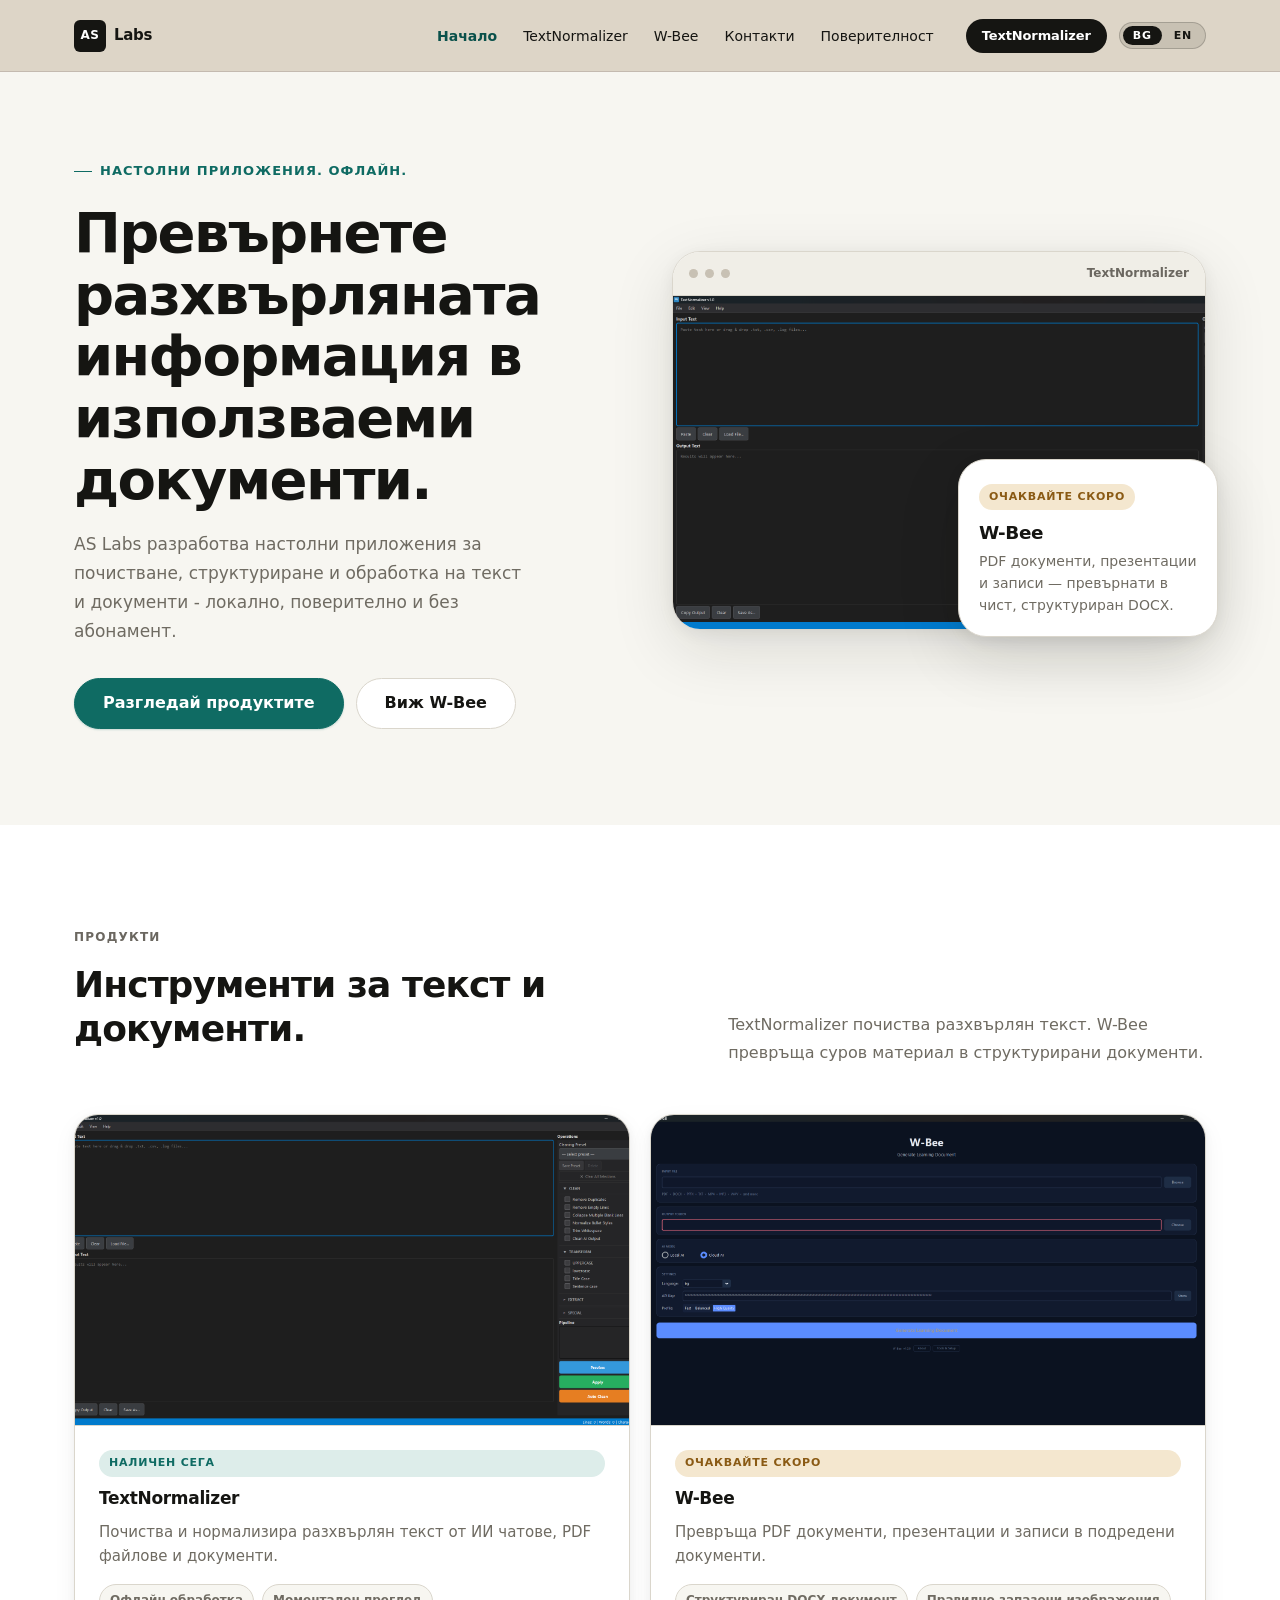
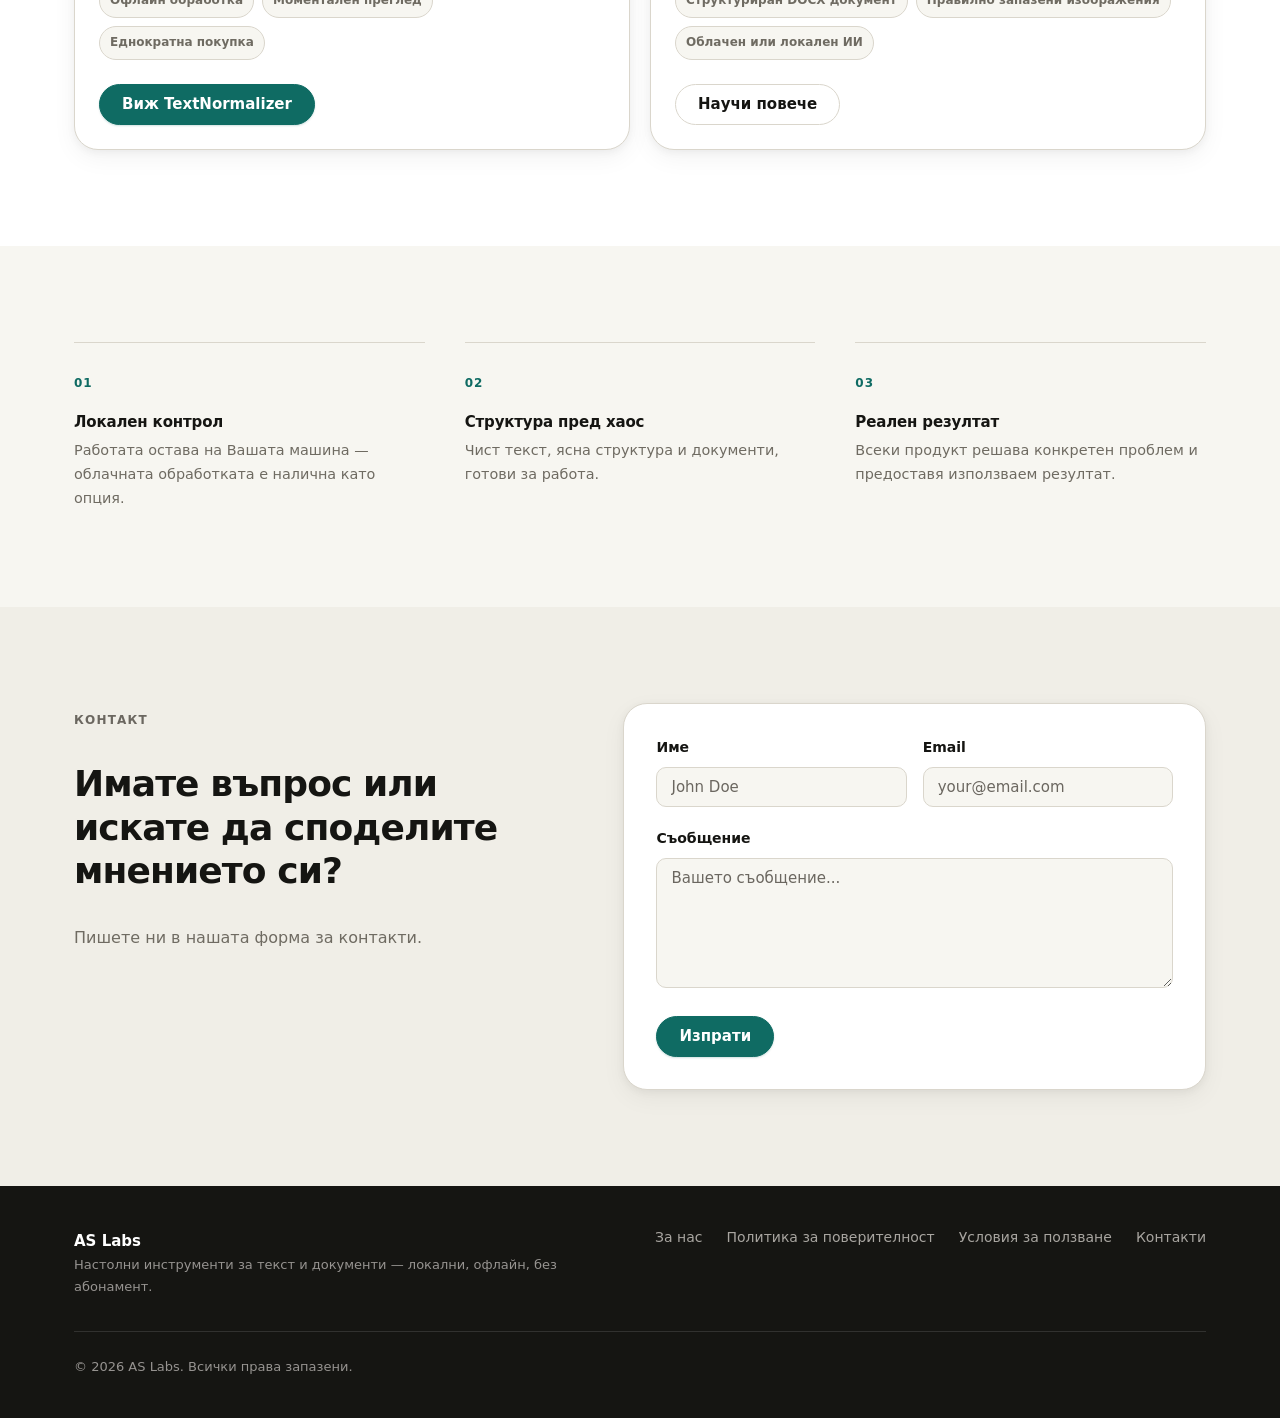
<file: index.html>
<!DOCTYPE html>
<html lang="bg">
<head>
    <meta charset="UTF-8">
    <meta name="viewport" content="width=device-width, initial-scale=1.0">
    <title>AS Labs — Local-first tools for clearer work</title>
    <meta name="description" content="AS Labs builds local-first desktop tools that turn messy source material into clear, structured, usable output.">
    <link rel="preconnect" href="https://api.fontshare.com" crossorigin>
    <link href="https://api.fontshare.com/v2/css?f%5B%5D=general-sans@500,600,700&f%5B%5D=satoshi@400,500,600,700&display=swap" rel="stylesheet">
    <link rel="stylesheet" href="style.css?v=13">
    <link rel="icon" href="data:image/svg+xml,%3Csvg%20xmlns='http://www.w3.org/2000/svg'%20viewBox='0%200%20100%20100'%3E%3Crect%20width='100'%20height='100'%20rx='22'%20fill='%23151512'/%3E%3Cpath%20d='M28%2067%2043%2031h7l15%2036h-8l-3-8H39l-3%208h-8Zm14-15h10l-5-13-5%2013Z'%20fill='%23F7F6F1'/%3E%3C/svg%3E">
</head>
<body data-page="home">
    <header class="site-header">
        <div class="nav-inner">
            <a href="index.html" class="logo" aria-hidden="true" tabindex="-1">
                <span class="logo-mark">AS</span>
                <span class="logo-text">Labs</span>
            </a>
            <nav id="main-nav" aria-label="Главно меню">
                <ul class="nav-links" id="nav-links">
                    <li><a href="index.html" data-i18n="nav.home" aria-current="page">Начало</a></li>
                    <li><a href="textnormalizer.html" data-i18n="nav.tn">TextNormalizer</a></li>
                    <li><a href="wbee.html" data-i18n="nav.wbee">W-Bee</a></li>
                    <li><a href="#contact" data-i18n="nav.contact">Контакти</a></li>
                    <li><a href="privacy.html" data-i18n="nav.privacy">Поверителност</a></li>
                </ul>
            </nav>
            <div class="nav-actions">
                <a href="textnormalizer.html" class="nav-cta" data-i18n="nav.cta">TextNormalizer</a>
                <div class="lang-switcher" role="group" aria-label="Език / Language">
                    <button class="lang-opt" data-target-lang="bg" aria-pressed="true">BG</button>
                    <button class="lang-opt" data-target-lang="en" aria-pressed="false">EN</button>
                </div>
                <button id="menu-toggle" class="menu-btn" aria-label="Отвори меню" aria-expanded="false">
                    <span></span><span></span><span></span>
                </button>
            </div>
        </div>
    </header>

    <main>
        <section class="hero">
            <div class="container hero-layout">
                <div class="hero-copy">
                    <p class="hero-eyebrow" data-i18n="hero.eyebrow">Настолни инструменти. Офлайн.</p>
                    <h1 class="hero-title" data-i18n="hero.title">По-чист текст. По-добри документи.</h1>
                    <p class="hero-subtitle" data-i18n="hero.subtitle">AS Labs прави настолни инструменти за работа с текст и документи — офлайн, без абонамент, еднократна покупка.</p>
                    <div class="hero-actions">
                        <a href="#products" class="btn btn-primary btn-lg" data-i18n="hero.cta1">Разгледай продуктите</a>
                        <a href="wbee.html" class="btn btn-secondary btn-lg" data-i18n="hero.cta2">Виж W-Bee</a>
                    </div>
                </div>
                <div class="hero-visual" role="group" aria-label="AS Labs product previews">
                    <div class="preview-card preview-card-main">
                        <div class="preview-bar">
                            <span class="preview-dot"></span><span class="preview-dot"></span><span class="preview-dot"></span>
                            <span>TextNormalizer</span>
                        </div>
                        <img src="screenshots/textnormalizer.png" alt="TextNormalizer interface preview" loading="eager">
                    </div>
                    <article class="preview-card preview-card-float">
                        <span class="badge badge-soon" data-i18n="wb.badge">Очаквайте скоро</span>
                        <h2>W-Bee</h2>
                        <p data-i18n="hero.wbee.preview">Слайдове, PDF-и и записи — превърнати в чист, структуриран DOCX.</p>
                    </article>
                </div>
            </div>
        </section>

        <section id="products" class="section section--white">
            <div class="container">
                <div class="section-head split-head">
                    <div>
                        <span class="section-label" data-i18n="products.label">Продукти</span>
                        <h2 class="section-title" data-i18n="products.title">Инструменти за текст и документи.</h2>
                    </div>
                    <p class="section-body" data-i18n="products.subtitle">TextNormalizer почиства разхвърлян текст. W-Bee превръща суров материал в структурирани документи.</p>
                </div>

                <div class="products-grid">
                    <article class="product-card product-card-featured">
                        <div class="product-card-media">
                            <img src="screenshots/textnormalizer.png" alt="TextNormalizer app screenshot" loading="lazy">
                        </div>
                        <div class="product-card-body">
                            <span class="badge badge-available" data-i18n="tn.badge">Наличен сега</span>
                            <h3 class="product-card-name">TextNormalizer</h3>
                            <p class="product-card-desc" data-i18n="tn.tagline">Почиства и нормализира разхвърлян текст от AI чатове, PDF файлове и документи.</p>
                            <ul class="mini-list">
                                <li data-i18n="home.tn.point1">Офлайн обработка</li>
                                <li data-i18n="home.tn.point2">Моментален преглед</li>
                                <li data-i18n="home.tn.point3">Еднократна покупка</li>
                            </ul>
                            <a href="textnormalizer.html" class="btn btn-primary" data-i18n="tn.cta">Виж TextNormalizer</a>
                        </div>
                    </article>

                    <article class="product-card">
                        <div class="product-card-media">
                            <img src="screenshots/W-Bee.png" alt="W-Bee app preview" loading="lazy">
                        </div>
                        <div class="product-card-body">
                            <span class="badge badge-soon" data-i18n="wb.badge">Очаквайте скоро</span>
                            <h3 class="product-card-name">W-Bee</h3>
                            <p class="product-card-desc" data-i18n="wb.tagline">Превръща PDF-и, презентации и записи в структурирани, четими документи.</p>
                            <ul class="mini-list">
                                <li data-i18n="home.wb.point1">Чист DOCX изход</li>
                                <li data-i18n="home.wb.point2">Точно поставени изображения</li>
                                <li data-i18n="home.wb.point3">Cloud или локален AI</li>
                            </ul>
                            <a href="wbee.html" class="btn btn-secondary" data-i18n="wb.cta.home">Научи повече</a>
                        </div>
                    </article>
                </div>
            </div>
        </section>

        <div class="section">
            <div class="container">
                <div class="principles-grid">
                    <article class="principle-card">
                        <span class="principle-index">01</span>
                        <h3 class="principle-title" data-i18n="principle.one.title">Локален контрол</h3>
                        <p class="principle-body" data-i18n="principle.one.body">Работата остава на вашата машина — cloud обработката е опция, не задължение.</p>
                    </article>
                    <article class="principle-card">
                        <span class="principle-index">02</span>
                        <h3 class="principle-title" data-i18n="principle.two.title">Структура пред хаос</h3>
                        <p class="principle-body" data-i18n="principle.two.body">Чист текст, ясна структура и документи, готови за работа.</p>
                    </article>
                    <article class="principle-card">
                        <span class="principle-index">03</span>
                        <h3 class="principle-title" data-i18n="principle.three.title">Реален резултат</h3>
                        <p class="principle-body" data-i18n="principle.three.body">Всеки продукт трябва да завърши с нещо конкретно — готово за употреба.</p>
                    </article>
                </div>
            </div>
        </div>

        <section id="contact" class="section section--soft">
            <div class="container contact-layout">
                <div class="contact-copy">
                    <span class="section-label" data-i18n="contact.label">Контакт</span>
                    <h2 class="section-title" data-i18n="contact.title">Пишете за въпрос, обратна връзка или поддръжка.</h2>
                    <p class="section-body" data-i18n="contact.subtitle">Ако имате въпрос за TextNormalizer, интерес към W-Bee или проблем с продукт, изпратете съобщение директно.</p>
                </div>
                <form id="contact-form" class="contact-form-card" novalidate>
                    <div class="form-row">
                        <div class="form-group">
                            <label for="name" data-i18n="contact.name">Вашето име</label>
                            <input type="text" id="name" name="name" autocomplete="name" required data-i18n-placeholder="contact.name.ph">
                        </div>
                        <div class="form-group">
                            <label for="email" data-i18n="contact.email">Email</label>
                            <input type="email" id="email" name="email" autocomplete="email" required data-i18n-placeholder="contact.email.ph">
                        </div>
                    </div>
                    <div class="form-group">
                        <label for="message" data-i18n="contact.message">Съобщение</label>
                        <textarea id="message" name="message" rows="5" required data-i18n-placeholder="contact.message.ph"></textarea>
                    </div>
                    <button type="submit" class="btn btn-primary" data-i18n="contact.send">Изпрати</button>
                    <p class="form-success" id="form-success" hidden data-i18n="contact.success">Съобщението е изпратено. Ще се свържем с вас скоро.</p>
                </form>
            </div>
        </section>
    </main>

    <footer class="site-footer">
        <div class="container footer-grid">
            <div>
                <a href="index.html" class="footer-logo">AS Labs</a>
                <p class="footer-copy" data-i18n="footer.tagline">Локални инструменти за яснота, структура и практически резултати.</p>
            </div>
            <nav class="footer-nav" aria-label="Footer навигация">
                <a href="about.html" data-i18n="footer.about">За нас</a>
                <a href="privacy.html" data-i18n="footer.privacy">Политика за поверителност</a>
                <a href="terms.html" data-i18n="footer.terms">Условия за ползване</a>
                <a href="#contact" data-i18n="footer.contact">Контакти</a>
            </nav>
            <p class="footer-legal" data-i18n="footer.copy">© 2026 AS Labs. Всички права запазени.</p>
        </div>
    </footer>

    <script src="script.js?v=12"></script>
</body>
</html>
</file>
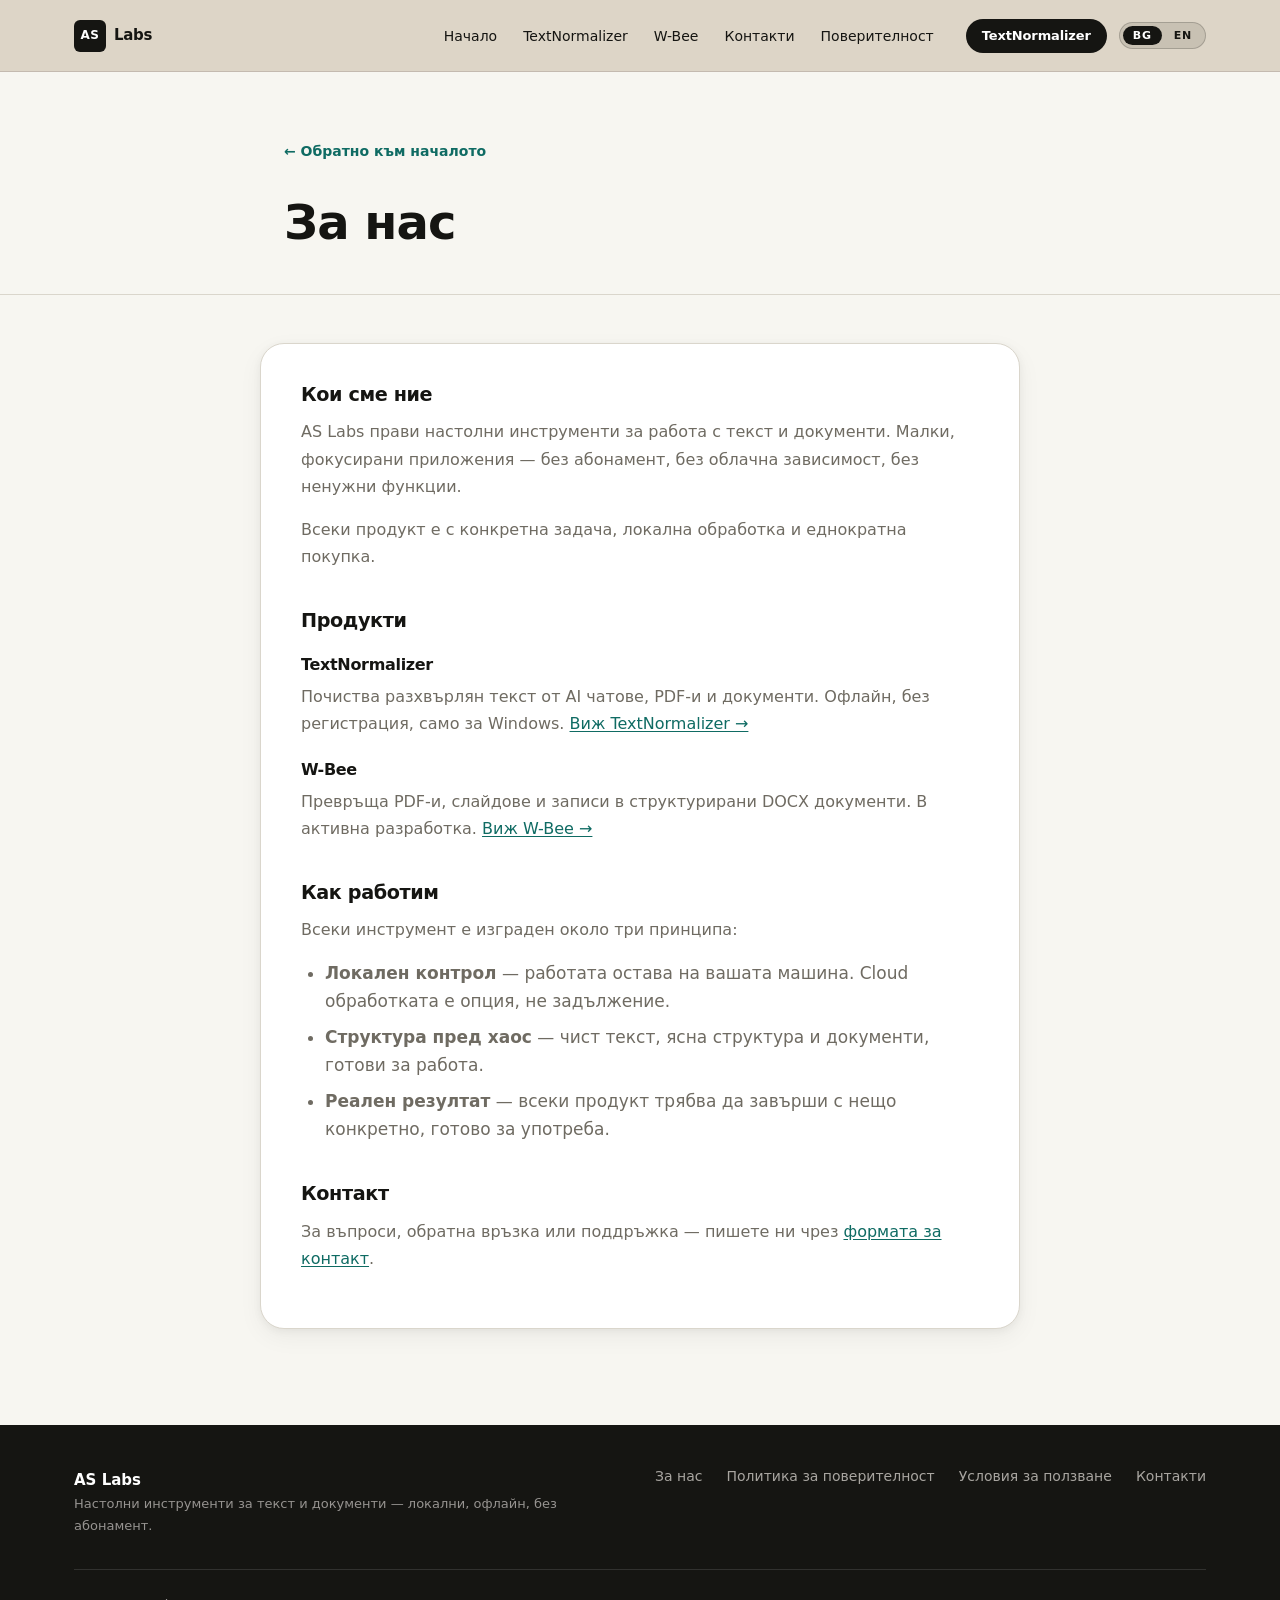
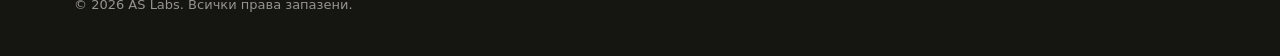
<file: about.html>
<!DOCTYPE html>
<html lang="bg">
<head>
    <meta charset="UTF-8">
    <meta name="viewport" content="width=device-width, initial-scale=1.0">
    <title>За нас — AS Labs</title>
    <meta name="description" content="AS Labs builds local desktop tools for text and documents. Small, focused applications — offline, no subscription, one-time purchase.">
    <link rel="preconnect" href="https://api.fontshare.com" crossorigin>
    <link href="https://api.fontshare.com/v2/css?f%5B%5D=general-sans@500,600,700&f%5B%5D=satoshi@400,500,600,700&display=swap" rel="stylesheet">
    <link rel="stylesheet" href="style.css?v=13">
    <link rel="icon" href="data:image/svg+xml,%3Csvg%20xmlns='http://www.w3.org/2000/svg'%20viewBox='0%200%20100%20100'%3E%3Crect%20width='100'%20height='100'%20rx='22'%20fill='%23151512'/%3E%3Cpath%20d='M28%2067%2043%2031h7l15%2036h-8l-3-8H39l-3%208h-8Zm14-15h10l-5-13-5%2013Z'%20fill='%23F7F6F1'/%3E%3C/svg%3E">
</head>
<body data-page="about">
    <header class="site-header">
        <div class="nav-inner">
            <a href="index.html" class="logo" aria-hidden="true" tabindex="-1">
                <span class="logo-mark">AS</span>
                <span class="logo-text">Labs</span>
            </a>
            <nav id="main-nav" aria-label="Главно меню">
                <ul class="nav-links" id="nav-links">
                    <li><a href="index.html" data-i18n="nav.home">Начало</a></li>
                    <li><a href="textnormalizer.html" data-i18n="nav.tn">TextNormalizer</a></li>
                    <li><a href="wbee.html" data-i18n="nav.wbee">W-Bee</a></li>
                    <li><a href="index.html#contact" data-i18n="nav.contact">Контакти</a></li>
                    <li><a href="privacy.html" data-i18n="nav.privacy">Поверителност</a></li>
                </ul>
            </nav>
            <div class="nav-actions">
                <a href="textnormalizer.html" class="nav-cta" data-i18n="nav.cta">TextNormalizer</a>
                <div class="lang-switcher" role="group" aria-label="Език / Language">
                    <button class="lang-opt" data-target-lang="bg" aria-pressed="true">BG</button>
                    <button class="lang-opt" data-target-lang="en" aria-pressed="false">EN</button>
                </div>
                <button id="menu-toggle" class="menu-btn" aria-label="Отвори меню" aria-expanded="false">
                    <span></span><span></span><span></span>
                </button>
            </div>
        </div>
    </header>

    <main>
        <section class="privacy-intro">
            <div class="container-legal">
                <a href="index.html" class="privacy-back" data-i18n="privacy.back">← Обратно към началото</a>
                <div data-lang="bg">
                    <h1>За нас</h1>
                </div>
                <div data-lang="en">
                    <h1>About AS Labs</h1>
                </div>
            </div>
        </section>

        <section class="privacy-content-wrap">
            <div class="container-legal legal-card">
                <div data-lang="bg" class="privacy-content">
                    <h2>Кои сме ние</h2>
                    <p>AS Labs прави настолни инструменти за работа с текст и документи. Малки, фокусирани приложения — без абонамент, без облачна зависимост, без ненужни функции.</p>
                    <p>Всеки продукт е с конкретна задача, локална обработка и еднократна покупка.</p>

                    <h2>Продукти</h2>
                    <h3>TextNormalizer</h3>
                    <p>Почиства разхвърлян текст от AI чатове, PDF-и и документи. Офлайн, без регистрация, само за Windows. <a href="textnormalizer.html">Виж TextNormalizer →</a></p>
                    <h3>W-Bee</h3>
                    <p>Превръща PDF-и, слайдове и записи в структурирани DOCX документи. В активна разработка. <a href="wbee.html">Виж W-Bee →</a></p>

                    <h2>Как работим</h2>
                    <p>Всеки инструмент е изграден около три принципа:</p>
                    <ul>
                        <li><strong>Локален контрол</strong> — работата остава на вашата машина. Cloud обработката е опция, не задължение.</li>
                        <li><strong>Структура пред хаос</strong> — чист текст, ясна структура и документи, готови за работа.</li>
                        <li><strong>Реален резултат</strong> — всеки продукт трябва да завърши с нещо конкретно, готово за употреба.</li>
                    </ul>

                    <h2>Контакт</h2>
                    <p>За въпроси, обратна връзка или поддръжка — пишете ни чрез <a href="index.html#contact">формата за контакт</a>.</p>
                </div>

                <div data-lang="en" class="privacy-content">
                    <h2>What We Build</h2>
                    <p>AS Labs builds local desktop tools for text and documents. Small, focused applications — no subscription, no cloud dependency, no unnecessary features.</p>
                    <p>Each product has one job, runs locally, and costs a one-time price.</p>

                    <h2>Products</h2>
                    <h3>TextNormalizer</h3>
                    <p>Cleans messy text from AI chats, PDFs, and documents. Offline, no registration. Windows only. <a href="textnormalizer.html">View TextNormalizer →</a></p>
                    <h3>W-Bee</h3>
                    <p>Turns PDFs, slide decks, and recordings into structured DOCX documents. In active development. <a href="wbee.html">View W-Bee →</a></p>

                    <h2>How We Work</h2>
                    <p>Every tool is built around three principles:</p>
                    <ul>
                        <li><strong>Local control</strong> — work stays on your machine. Cloud processing is an option, not a requirement.</li>
                        <li><strong>Structure over chaos</strong> — clean text, clear structure, and documents that are ready to use.</li>
                        <li><strong>Real output</strong> — every product ends with something concrete, ready to use.</li>
                    </ul>

                    <h2>Contact</h2>
                    <p>For questions, feedback, or support, reach us through the <a href="index.html#contact">contact form</a>.</p>
                </div>
            </div>
        </section>
    </main>

    <footer class="site-footer">
        <div class="container footer-grid">
            <div>
                <a href="index.html" class="footer-logo">AS Labs</a>
                <p class="footer-copy" data-i18n="footer.tagline">Настолни инструменти за текст и документи — локални, офлайн, без абонамент.</p>
            </div>
            <nav class="footer-nav" aria-label="Footer навигация">
                <a href="about.html" aria-current="page" data-i18n="footer.about">За нас</a>
                <a href="privacy.html" data-i18n="footer.privacy">Политика за поверителност</a>
                <a href="terms.html" data-i18n="footer.terms">Условия за ползване</a>
                <a href="index.html#contact" data-i18n="footer.contact">Контакти</a>
            </nav>
            <p class="footer-legal" data-i18n="footer.copy">© 2026 AS Labs. Всички права запазени.</p>
        </div>
    </footer>

    <script src="script.js?v=12"></script>
</body>
</html>
</file>
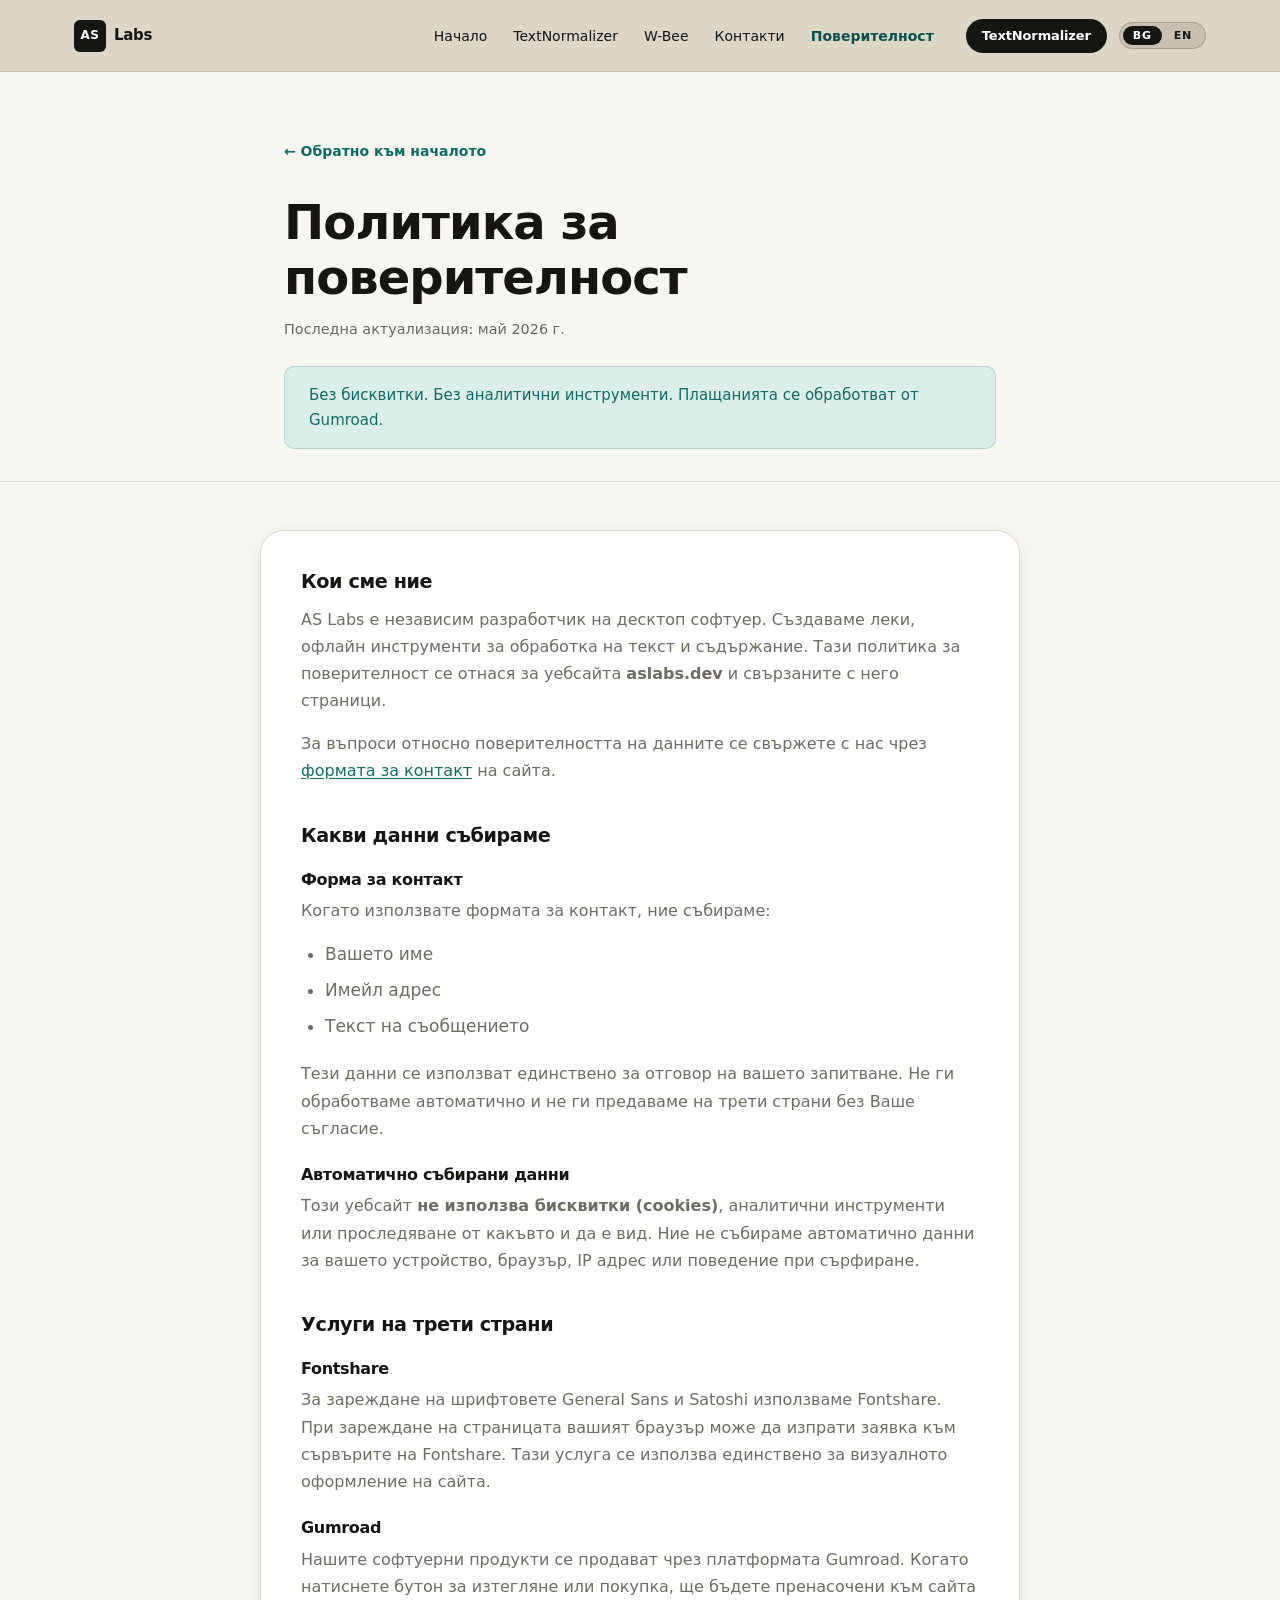
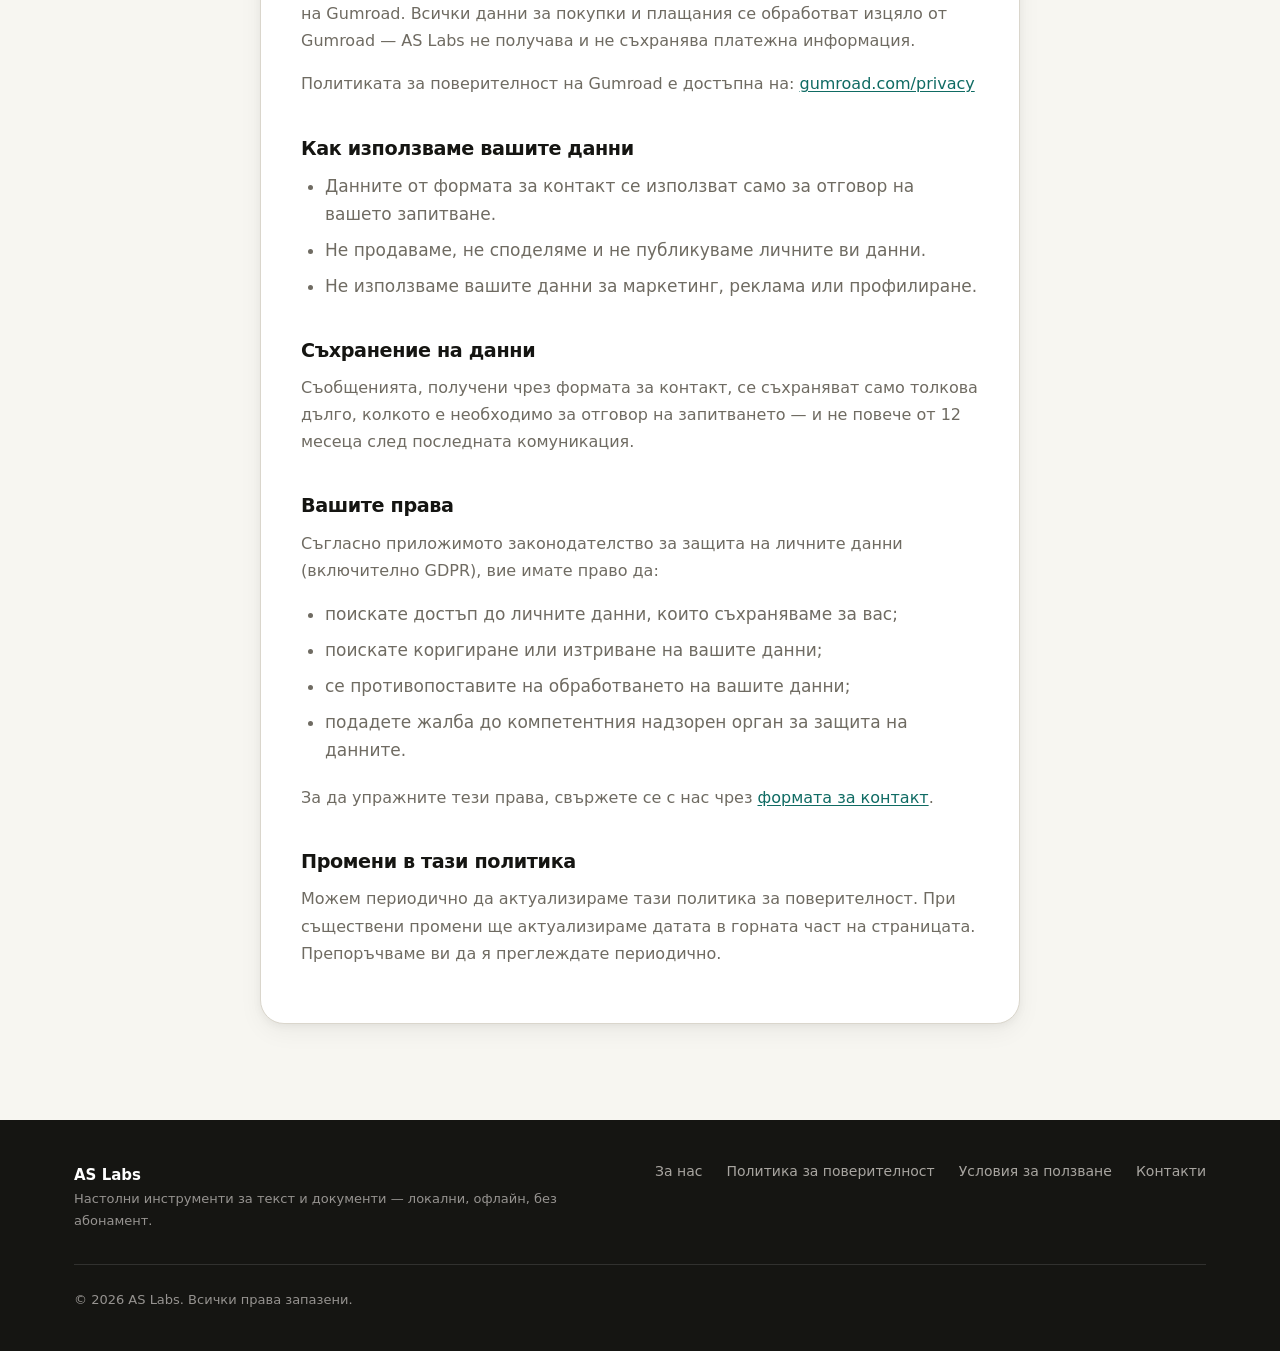
<file: privacy.html>
<!DOCTYPE html>
<html lang="bg">
<head>
    <meta charset="UTF-8">
    <meta name="viewport" content="width=device-width, initial-scale=1.0">
    <title>Политика за поверителност — AS Labs</title>
    <meta name="description" content="Политика за поверителност на AS Labs. Как събираме, използваме и пазим вашите данни.">
    <link rel="preconnect" href="https://api.fontshare.com" crossorigin>
    <link href="https://api.fontshare.com/v2/css?f%5B%5D=general-sans@500,600,700&f%5B%5D=satoshi@400,500,600,700&display=swap" rel="stylesheet">
    <link rel="stylesheet" href="style.css?v=13">
    <link rel="icon" href="data:image/svg+xml,%3Csvg%20xmlns='http://www.w3.org/2000/svg'%20viewBox='0%200%20100%20100'%3E%3Crect%20width='100'%20height='100'%20rx='22'%20fill='%23151512'/%3E%3Cpath%20d='M28%2067%2043%2031h7l15%2036h-8l-3-8H39l-3%208h-8Zm14-15h10l-5-13-5%2013Z'%20fill='%23F7F6F1'/%3E%3C/svg%3E">
</head>
<body data-page="privacy">
    <header class="site-header">
        <div class="nav-inner">
            <a href="index.html" class="logo" aria-hidden="true" tabindex="-1">
                <span class="logo-mark">AS</span>
                <span class="logo-text">Labs</span>
            </a>
            <nav id="main-nav" aria-label="Главно меню">
                <ul class="nav-links" id="nav-links">
                    <li><a href="index.html" data-i18n="nav.home">Начало</a></li>
                    <li><a href="textnormalizer.html" data-i18n="nav.tn">TextNormalizer</a></li>
                    <li><a href="wbee.html" data-i18n="nav.wbee">W-Bee</a></li>
                    <li><a href="index.html#contact" data-i18n="nav.contact">Контакти</a></li>
                    <li><a href="privacy.html" aria-current="page" data-i18n="nav.privacy">Поверителност</a></li>
                </ul>
            </nav>
            <div class="nav-actions">
                <a href="textnormalizer.html" class="nav-cta" data-i18n="nav.cta">TextNormalizer</a>
                <div class="lang-switcher" role="group" aria-label="Език / Language">
                    <button class="lang-opt" data-target-lang="bg" aria-pressed="true">BG</button>
                    <button class="lang-opt" data-target-lang="en" aria-pressed="false">EN</button>
                </div>
                <button id="menu-toggle" class="menu-btn" aria-label="Отвори меню" aria-expanded="false">
                    <span></span><span></span><span></span>
                </button>
            </div>
        </div>
    </header>

    <main>
        <section class="privacy-intro">
            <div class="container-legal">
                <a href="index.html" class="privacy-back" data-i18n="privacy.back">← Обратно към началото</a>
                <div data-lang="bg">
                    <h1>Политика за поверителност</h1>
                    <p class="privacy-meta">Последна актуализация: май 2026 г.</p>
                    <div class="privacy-summary">Без бисквитки. Без аналитични инструменти. Плащанията се обработват от Gumroad.</div>
                </div>
                <div data-lang="en">
                    <h1>Privacy Policy</h1>
                    <p class="privacy-meta">Last updated: May 2026</p>
                    <div class="privacy-summary">No cookies. No analytics. Payments are handled by Gumroad.</div>
                </div>
            </div>
        </section>

        <section class="privacy-content-wrap">
            <div class="container-legal legal-card">
                <div data-lang="bg" class="privacy-content">
                    <h2>Кои сме ние</h2>
                    <p>AS Labs е независим разработчик на десктоп софтуер. Създаваме леки, офлайн инструменти за обработка на текст и съдържание. Тази политика за поверителност се отнася за уебсайта <strong>aslabs.dev</strong> и свързаните с него страници.</p>
                    <p>За въпроси относно поверителността на данните се свържете с нас чрез <a href="index.html#contact">формата за контакт</a> на сайта.</p>
                    <h2>Какви данни събираме</h2>
                    <h3>Форма за контакт</h3>
                    <p>Когато използвате формата за контакт, ние събираме:</p>
                    <ul><li>Вашето име</li><li>Имейл адрес</li><li>Текст на съобщението</li></ul>
                    <p>Тези данни се използват единствено за отговор на вашето запитване. Не ги обработваме автоматично и не ги предаваме на трети страни без Ваше съгласие.</p>
                    <h3>Автоматично събирани данни</h3>
                    <p>Този уебсайт <strong>не използва бисквитки (cookies)</strong>, аналитични инструменти или проследяване от какъвто и да е вид. Ние не събираме автоматично данни за вашето устройство, браузър, IP адрес или поведение при сърфиране.</p>
                    <h2>Услуги на трети страни</h2>
                    <h3>Fontshare</h3>
                    <p>За зареждане на шрифтовете General Sans и Satoshi използваме Fontshare. При зареждане на страницата вашият браузър може да изпрати заявка към сървърите на Fontshare. Тази услуга се използва единствено за визуалното оформление на сайта.</p>
                    <h3>Gumroad</h3>
                    <p>Нашите софтуерни продукти се продават чрез платформата Gumroad. Когато натиснете бутон за изтегляне или покупка, ще бъдете пренасочени към сайта на Gumroad. Всички данни за покупки и плащания се обработват изцяло от Gumroad — AS Labs не получава и не съхранява платежна информация.</p>
                    <p>Политиката за поверителност на Gumroad е достъпна на: <a href="https://gumroad.com/privacy" target="_blank" rel="noopener noreferrer">gumroad.com/privacy</a></p>
                    <h2>Как използваме вашите данни</h2>
                    <ul><li>Данните от формата за контакт се използват само за отговор на вашето запитване.</li><li>Не продаваме, не споделяме и не публикуваме личните ви данни.</li><li>Не използваме вашите данни за маркетинг, реклама или профилиране.</li></ul>
                    <h2>Съхранение на данни</h2>
                    <p>Съобщенията, получени чрез формата за контакт, се съхраняват само толкова дълго, колкото е необходимо за отговор на запитването — и не повече от 12 месеца след последната комуникация.</p>
                    <h2>Вашите права</h2>
                    <p>Съгласно приложимото законодателство за защита на личните данни (включително GDPR), вие имате право да:</p>
                    <ul><li>поискате достъп до личните данни, които съхраняваме за вас;</li><li>поискате коригиране или изтриване на вашите данни;</li><li>се противопоставите на обработването на вашите данни;</li><li>подадете жалба до компетентния надзорен орган за защита на данните.</li></ul>
                    <p>За да упражните тези права, свържете се с нас чрез <a href="index.html#contact">формата за контакт</a>.</p>
                    <h2>Промени в тази политика</h2>
                    <p>Можем периодично да актуализираме тази политика за поверителност. При съществени промени ще актуализираме датата в горната част на страницата. Препоръчваме ви да я преглеждате периодично.</p>
                </div>
                <div data-lang="en" class="privacy-content">
                    <h2>Who We Are</h2>
                    <p>AS Labs is an independent desktop software developer. We build lightweight, offline tools for text and content processing. This Privacy Policy applies to the website <strong>aslabs.dev</strong> and any associated pages.</p>
                    <p>For any privacy-related questions, please reach out via the <a href="index.html#contact">contact form</a> on our site.</p>
                    <h2>What Data We Collect</h2>
                    <h3>Contact form</h3>
                    <p>When you use the contact form, we collect:</p>
                    <ul><li>Your name</li><li>Email address</li><li>Message content</li></ul>
                    <p>This data is used solely to respond to your inquiry. We do not process it automatically or share it with third parties without your consent.</p>
                    <h3>Automatically collected data</h3>
                    <p>This website <strong>does not use cookies</strong>, analytics trackers, or any form of behavioral tracking. We do not automatically collect data about your device, browser, IP address, or browsing behavior.</p>
                    <h2>Third-Party Services</h2>
                    <h3>Fontshare</h3>
                    <p>We use Fontshare to load the General Sans and Satoshi typefaces. When your browser loads the page, it may make a request to Fontshare servers. This service is used solely for visual styling.</p>
                    <h3>Gumroad</h3>
                    <p>Our software products are sold through Gumroad. When you click a download or purchase button, you are redirected to Gumroad's platform. All purchase and payment data is handled entirely by Gumroad — AS Labs does not receive or store any payment information.</p>
                    <p>Gumroad's Privacy Policy is available at: <a href="https://gumroad.com/privacy" target="_blank" rel="noopener noreferrer">gumroad.com/privacy</a></p>
                    <h2>How We Use Your Data</h2>
                    <ul><li>Contact form submissions are used only to respond to your message.</li><li>We do not sell, share, or publish your personal data.</li><li>We do not use your data for marketing, advertising, or profiling.</li></ul>
                    <h2>Data Retention</h2>
                    <p>Messages received through the contact form are retained only for as long as needed to respond to the inquiry — and no longer than 12 months after the last communication.</p>
                    <h2>Your Rights</h2>
                    <p>Under applicable privacy laws (including GDPR), you have the right to:</p>
                    <ul><li>request access to the personal data we hold about you;</li><li>request correction or deletion of your data;</li><li>object to the processing of your data;</li><li>lodge a complaint with your local data protection authority.</li></ul>
                    <p>To exercise these rights, please contact us via the <a href="index.html#contact">contact form</a>.</p>
                    <h2>Changes to This Policy</h2>
                    <p>We may update this Privacy Policy from time to time. For significant changes, we will update the date at the top of this page. We recommend reviewing it periodically.</p>
                </div>
            </div>
        </section>
    </main>

    <footer class="site-footer">
        <div class="container footer-grid">
            <div>
                <a href="index.html" class="footer-logo">AS Labs</a>
                <p class="footer-copy" data-i18n="footer.tagline">Локални инструменти за яснота, структура и практически резултати.</p>
            </div>
            <nav class="footer-nav" aria-label="Footer навигация">
                <a href="about.html" data-i18n="footer.about">За нас</a>
                <a href="privacy.html" aria-current="page" data-i18n="footer.privacy">Политика за поверителност</a>
                <a href="terms.html" data-i18n="footer.terms">Условия за ползване</a>
                <a href="index.html#contact" data-i18n="footer.contact">Контакти</a>
            </nav>
            <p class="footer-legal" data-i18n="footer.copy">© 2026 AS Labs. Всички права запазени.</p>
        </div>
    </footer>

    <script src="script.js?v=12"></script>
</body>
</html>
</file>
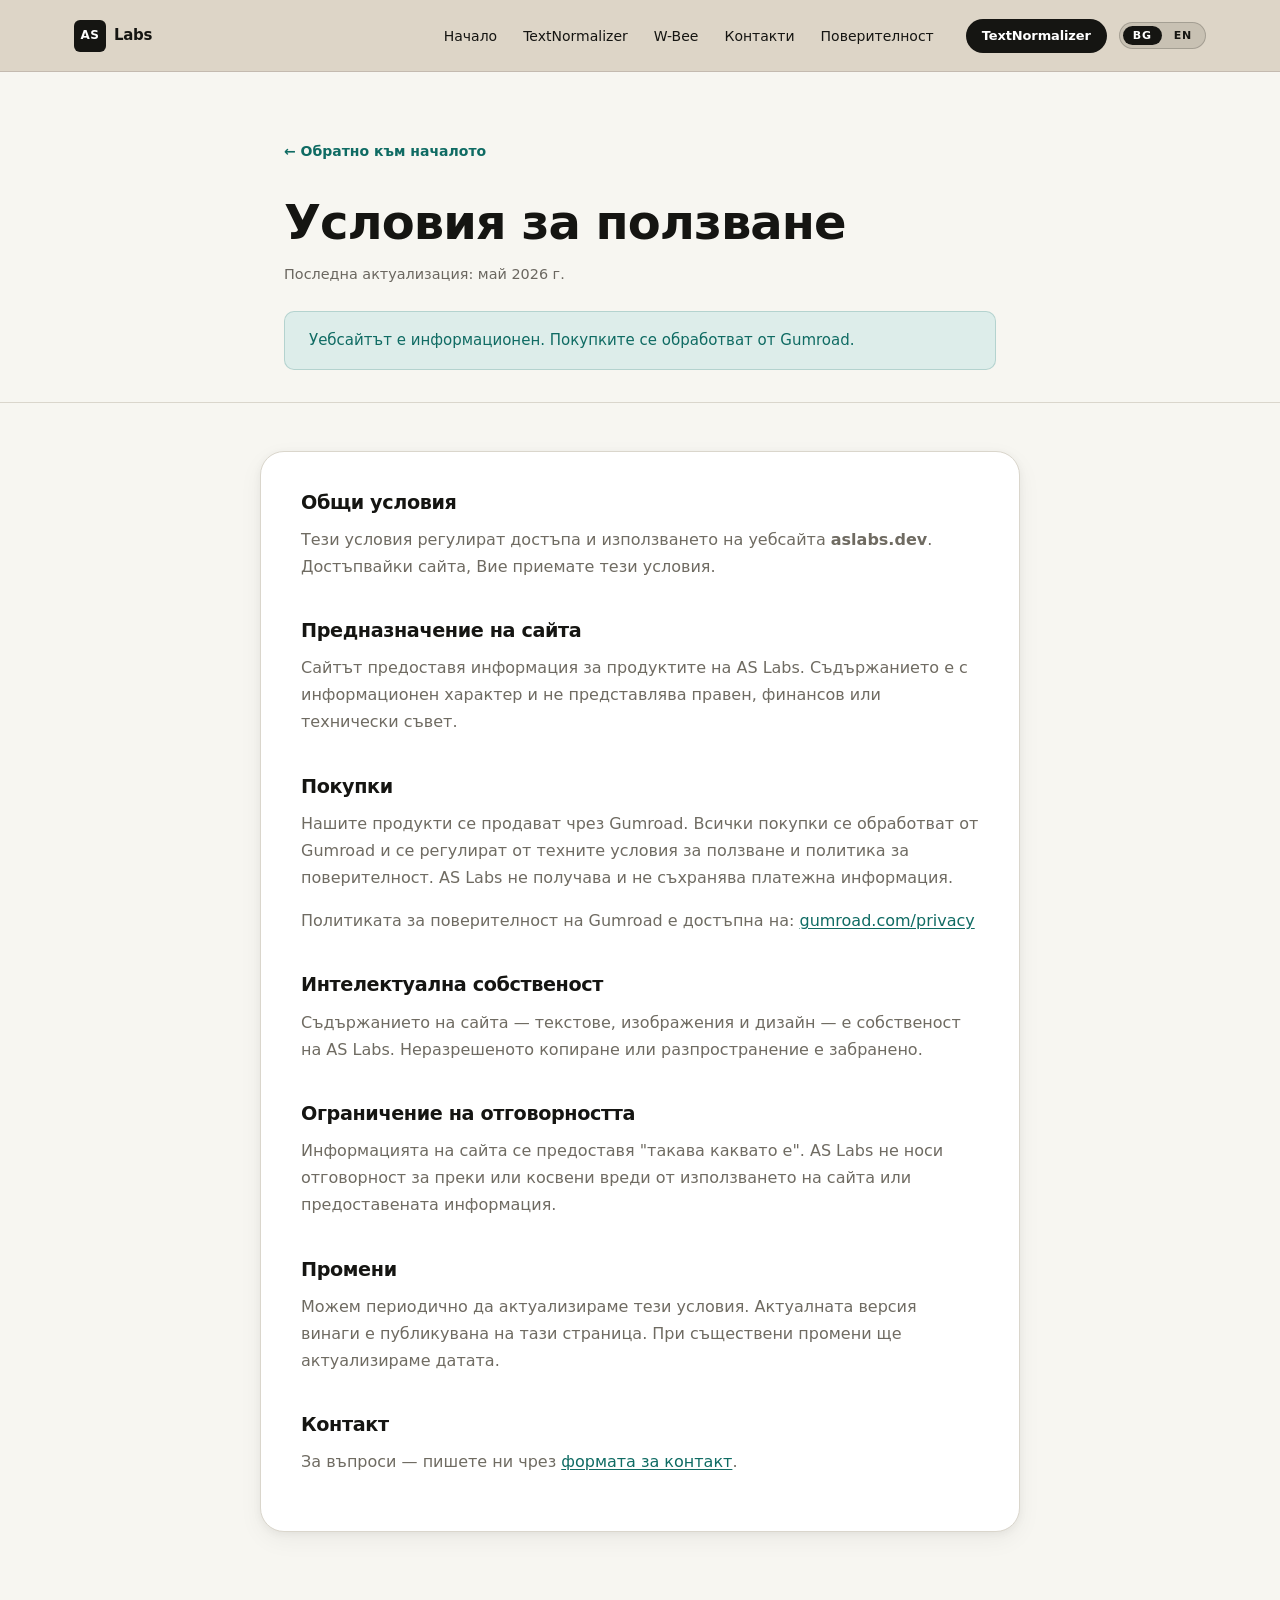
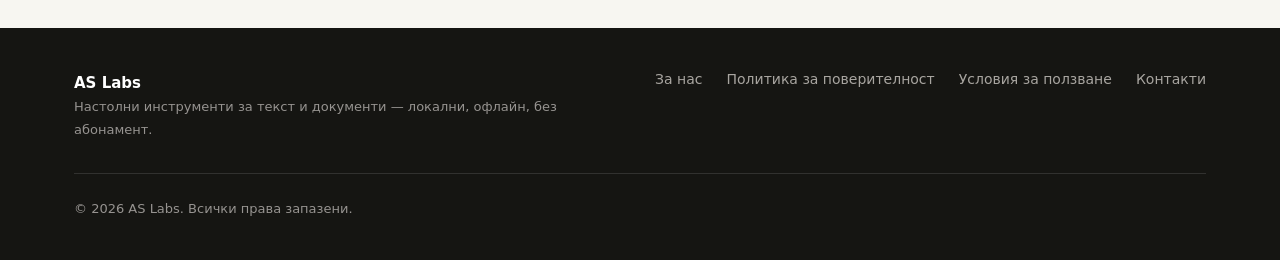
<file: terms.html>
<!DOCTYPE html>
<html lang="bg">
<head>
    <meta charset="UTF-8">
    <meta name="viewport" content="width=device-width, initial-scale=1.0">
    <title>Условия за ползване — AS Labs</title>
    <meta name="description" content="Условия за ползване на уебсайта aslabs.dev. Информация за покупки, интелектуална собственост и ограничение на отговорността.">
    <link rel="preconnect" href="https://api.fontshare.com" crossorigin>
    <link href="https://api.fontshare.com/v2/css?f%5B%5D=general-sans@500,600,700&f%5B%5D=satoshi@400,500,600,700&display=swap" rel="stylesheet">
    <link rel="stylesheet" href="style.css?v=13">
    <link rel="icon" href="data:image/svg+xml,%3Csvg%20xmlns='http://www.w3.org/2000/svg'%20viewBox='0%200%20100%20100'%3E%3Crect%20width='100'%20height='100'%20rx='22'%20fill='%23151512'/%3E%3Cpath%20d='M28%2067%2043%2031h7l15%2036h-8l-3-8H39l-3%208h-8Zm14-15h10l-5-13-5%2013Z'%20fill='%23F7F6F1'/%3E%3C/svg%3E">
</head>
<body data-page="terms">
    <header class="site-header">
        <div class="nav-inner">
            <a href="index.html" class="logo" aria-hidden="true" tabindex="-1">
                <span class="logo-mark">AS</span>
                <span class="logo-text">Labs</span>
            </a>
            <nav id="main-nav" aria-label="Главно меню">
                <ul class="nav-links" id="nav-links">
                    <li><a href="index.html" data-i18n="nav.home">Начало</a></li>
                    <li><a href="textnormalizer.html" data-i18n="nav.tn">TextNormalizer</a></li>
                    <li><a href="wbee.html" data-i18n="nav.wbee">W-Bee</a></li>
                    <li><a href="index.html#contact" data-i18n="nav.contact">Контакти</a></li>
                    <li><a href="privacy.html" data-i18n="nav.privacy">Поверителност</a></li>
                </ul>
            </nav>
            <div class="nav-actions">
                <a href="textnormalizer.html" class="nav-cta" data-i18n="nav.cta">TextNormalizer</a>
                <div class="lang-switcher" role="group" aria-label="Език / Language">
                    <button class="lang-opt" data-target-lang="bg" aria-pressed="true">BG</button>
                    <button class="lang-opt" data-target-lang="en" aria-pressed="false">EN</button>
                </div>
                <button id="menu-toggle" class="menu-btn" aria-label="Отвори меню" aria-expanded="false">
                    <span></span><span></span><span></span>
                </button>
            </div>
        </div>
    </header>

    <main>
        <section class="privacy-intro">
            <div class="container-legal">
                <a href="index.html" class="privacy-back" data-i18n="privacy.back">← Обратно към началото</a>
                <div data-lang="bg">
                    <h1>Условия за ползване</h1>
                    <p class="privacy-meta">Последна актуализация: май 2026 г.</p>
                    <div class="privacy-summary">Уебсайтът е информационен. Покупките се обработват от Gumroad.</div>
                </div>
                <div data-lang="en">
                    <h1>Terms of Use</h1>
                    <p class="privacy-meta">Last updated: May 2026</p>
                    <div class="privacy-summary">This website is informational. Purchases are handled by Gumroad.</div>
                </div>
            </div>
        </section>

        <section class="privacy-content-wrap">
            <div class="container-legal legal-card">
                <div data-lang="bg" class="privacy-content">
                    <h2>Общи условия</h2>
                    <p>Тези условия регулират достъпа и използването на уебсайта <strong>aslabs.dev</strong>. Достъпвайки сайта, Вие приемате тези условия.</p>

                    <h2>Предназначение на сайта</h2>
                    <p>Сайтът предоставя информация за продуктите на AS Labs. Съдържанието е с информационен характер и не представлява правен, финансов или технически съвет.</p>

                    <h2>Покупки</h2>
                    <p>Нашите продукти се продават чрез Gumroad. Всички покупки се обработват от Gumroad и се регулират от техните условия за ползване и политика за поверителност. AS Labs не получава и не съхранява платежна информация.</p>
                    <p>Политиката за поверителност на Gumroad е достъпна на: <a href="https://gumroad.com/privacy" target="_blank" rel="noopener noreferrer">gumroad.com/privacy</a></p>

                    <h2>Интелектуална собственост</h2>
                    <p>Съдържанието на сайта — текстове, изображения и дизайн — е собственост на AS Labs. Неразрешеното копиране или разпространение е забранено.</p>

                    <h2>Ограничение на отговорността</h2>
                    <p>Информацията на сайта се предоставя "такава каквато е". AS Labs не носи отговорност за преки или косвени вреди от използването на сайта или предоставената информация.</p>

                    <h2>Промени</h2>
                    <p>Можем периодично да актуализираме тези условия. Актуалната версия винаги е публикувана на тази страница. При съществени промени ще актуализираме датата.</p>

                    <h2>Контакт</h2>
                    <p>За въпроси — пишете ни чрез <a href="index.html#contact">формата за контакт</a>.</p>
                </div>

                <div data-lang="en" class="privacy-content">
                    <h2>General</h2>
                    <p>These terms govern access to and use of the website <strong>aslabs.dev</strong>. By accessing the site, you agree to these terms.</p>

                    <h2>Site purpose</h2>
                    <p>This website provides information about AS Labs products. The content is for informational purposes only and does not constitute legal, financial, or technical advice.</p>

                    <h2>Purchases</h2>
                    <p>Our products are sold through Gumroad. All purchases are processed by Gumroad and governed by their Terms of Service and Privacy Policy. AS Labs does not receive or store payment information.</p>
                    <p>Gumroad's Privacy Policy is available at: <a href="https://gumroad.com/privacy" target="_blank" rel="noopener noreferrer">gumroad.com/privacy</a></p>

                    <h2>Intellectual property</h2>
                    <p>The content on this site — text, images, and design — is owned by AS Labs. Unauthorized copying or distribution is not permitted.</p>

                    <h2>Limitation of liability</h2>
                    <p>Information on this site is provided "as is." AS Labs is not liable for direct or indirect damages arising from use of the site or the information provided.</p>

                    <h2>Changes</h2>
                    <p>These terms may be updated periodically. The current version is always published on this page. For significant changes, the date will be updated.</p>

                    <h2>Contact</h2>
                    <p>For questions, reach us through the <a href="index.html#contact">contact form</a>.</p>
                </div>
            </div>
        </section>
    </main>

    <footer class="site-footer">
        <div class="container footer-grid">
            <div>
                <a href="index.html" class="footer-logo">AS Labs</a>
                <p class="footer-copy" data-i18n="footer.tagline">Локални инструменти за яснота, структура и практически резултати.</p>
            </div>
            <nav class="footer-nav" aria-label="Footer навигация">
                <a href="about.html" data-i18n="footer.about">За нас</a>
                <a href="privacy.html" data-i18n="footer.privacy">Политика за поверителност</a>
                <a href="terms.html" aria-current="page" data-i18n="footer.terms">Условия за ползване</a>
                <a href="index.html#contact" data-i18n="footer.contact">Контакти</a>
            </nav>
            <p class="footer-legal" data-i18n="footer.copy">© 2026 AS Labs. Всички права запазени.</p>
        </div>
    </footer>

    <script src="script.js?v=12"></script>
</body>
</html>
</file>
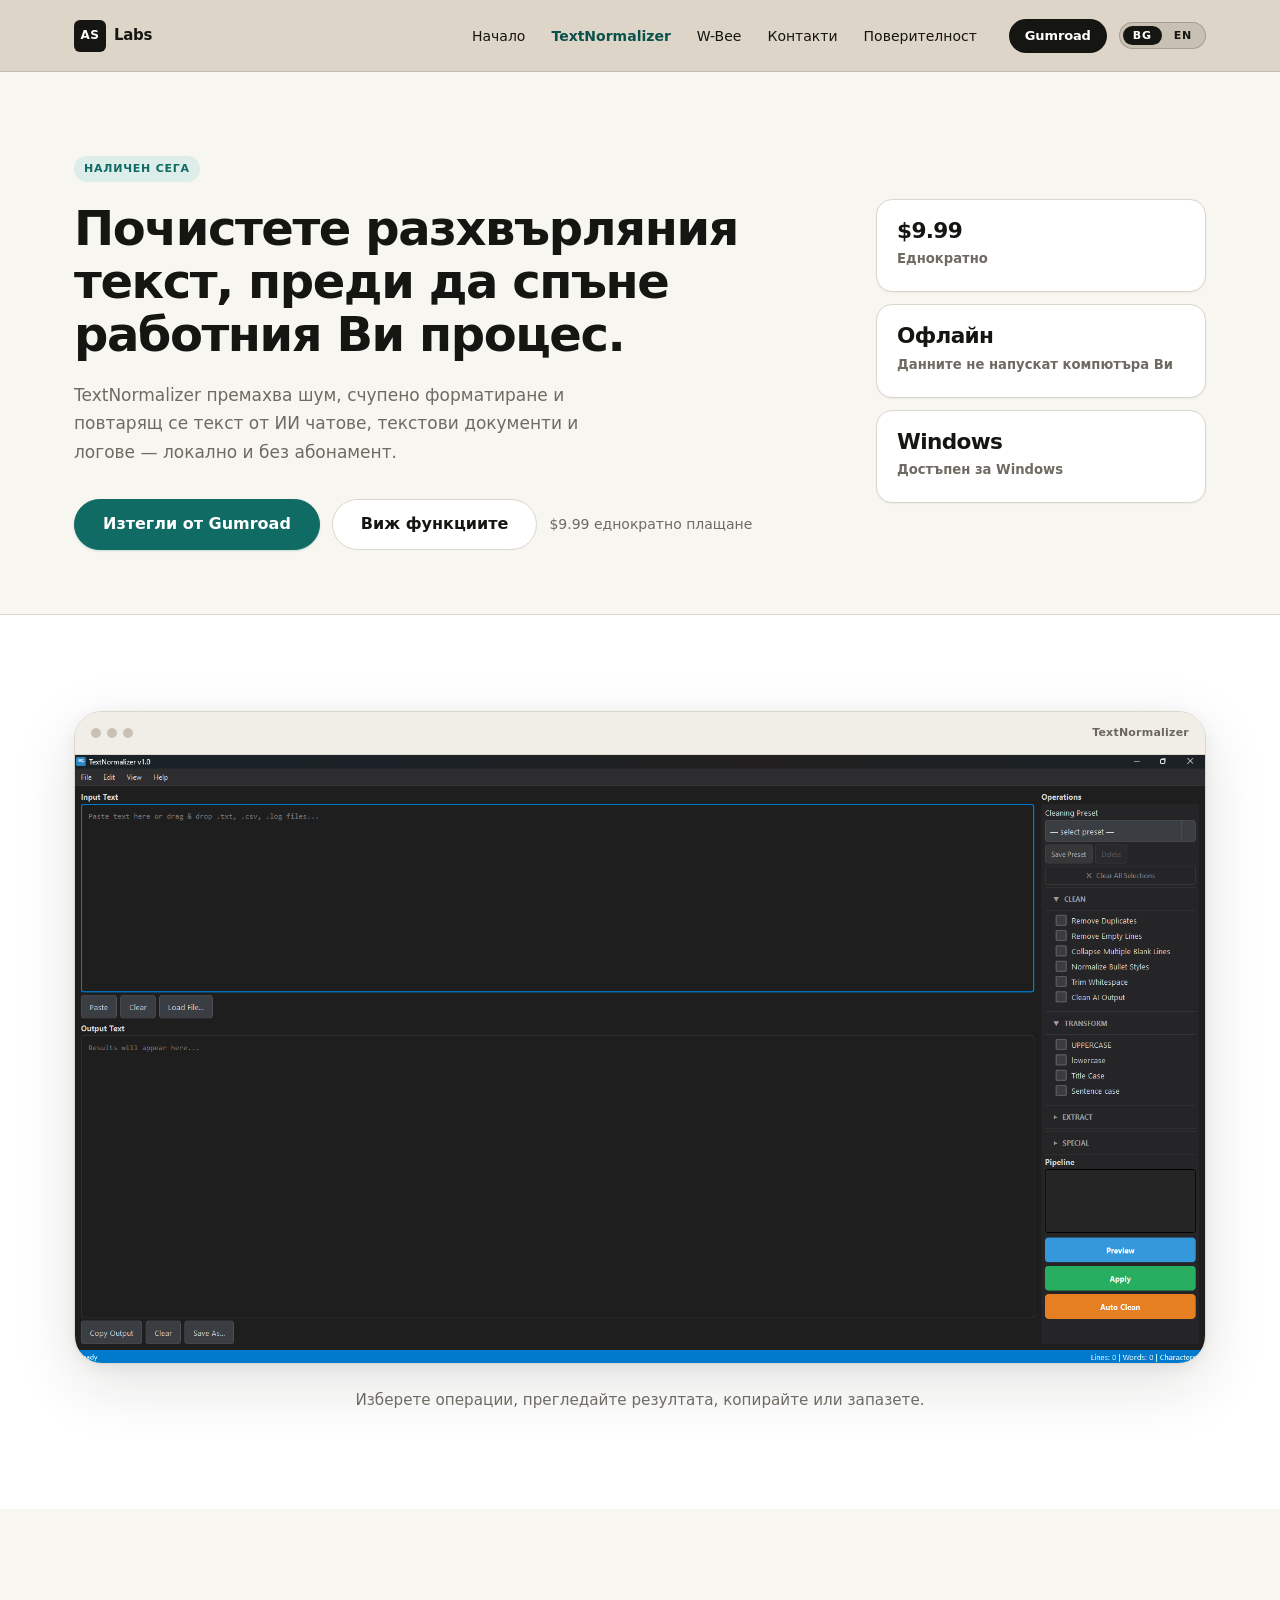
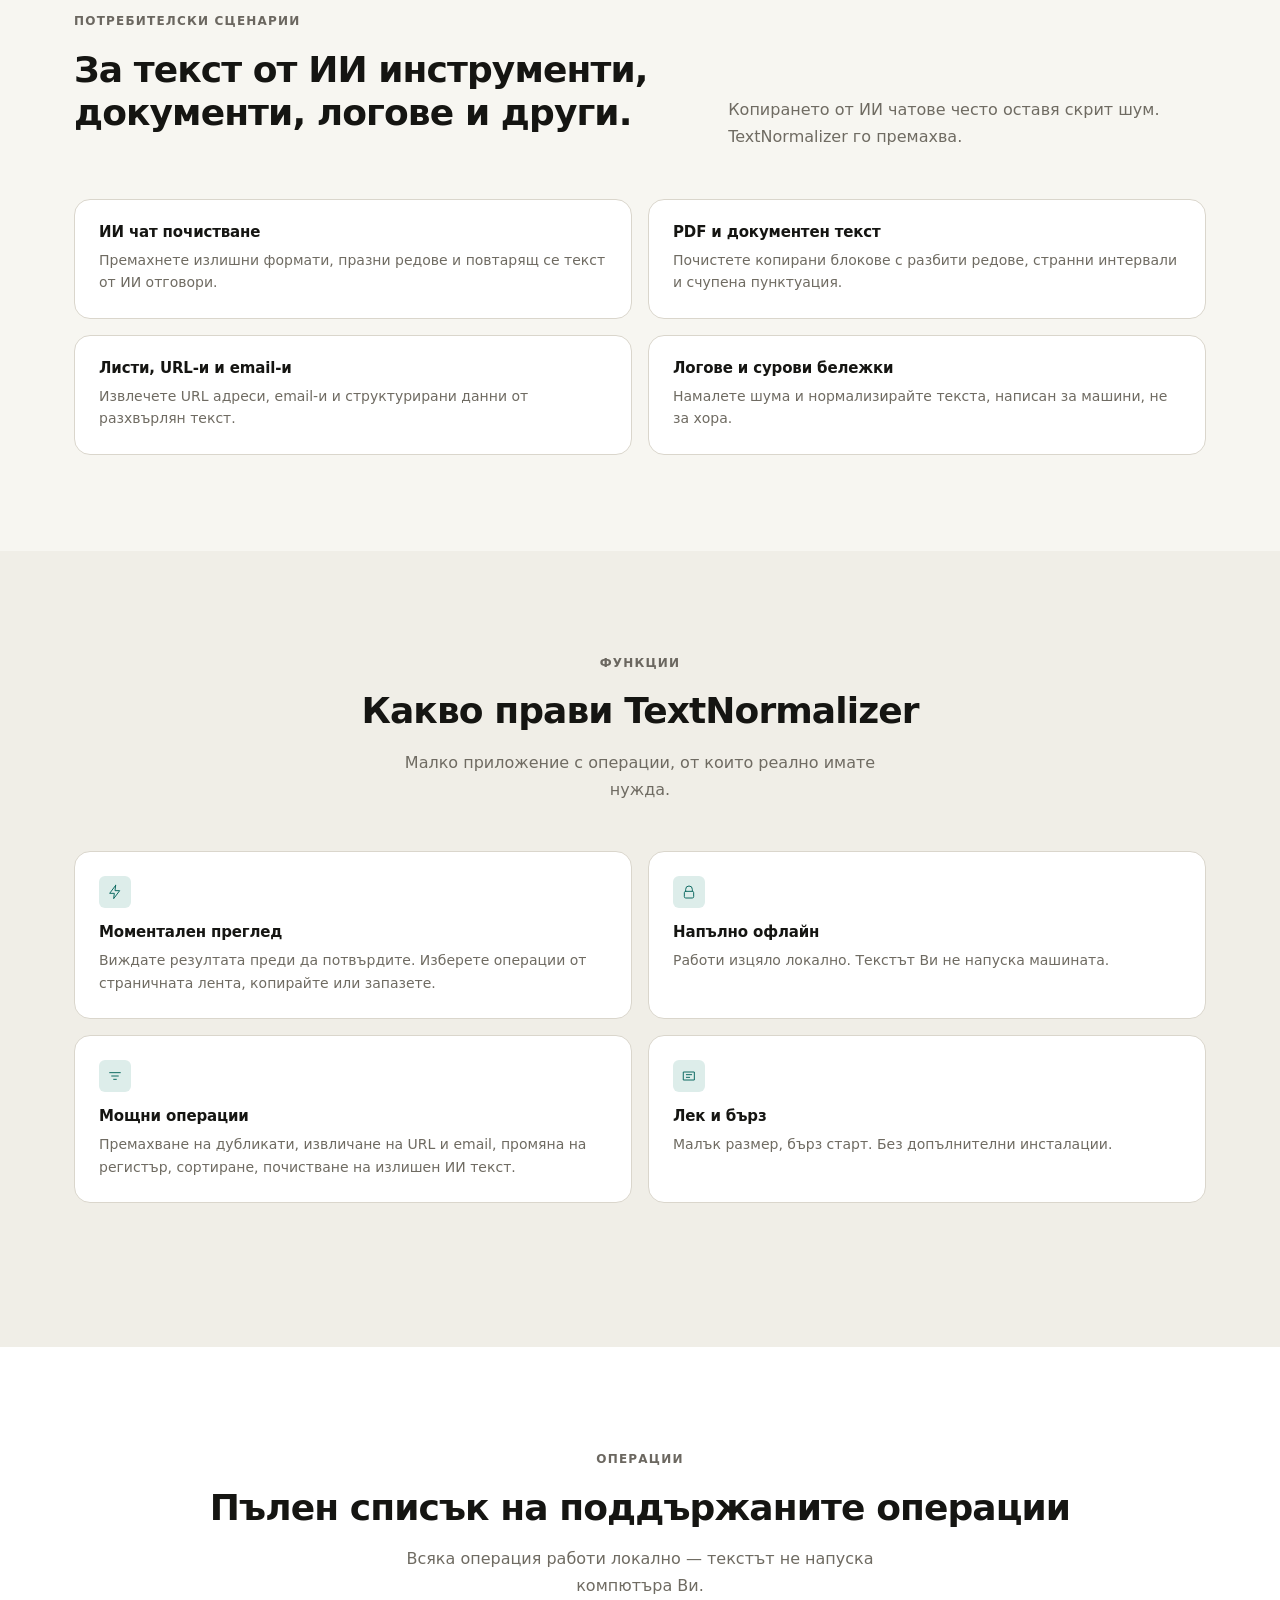
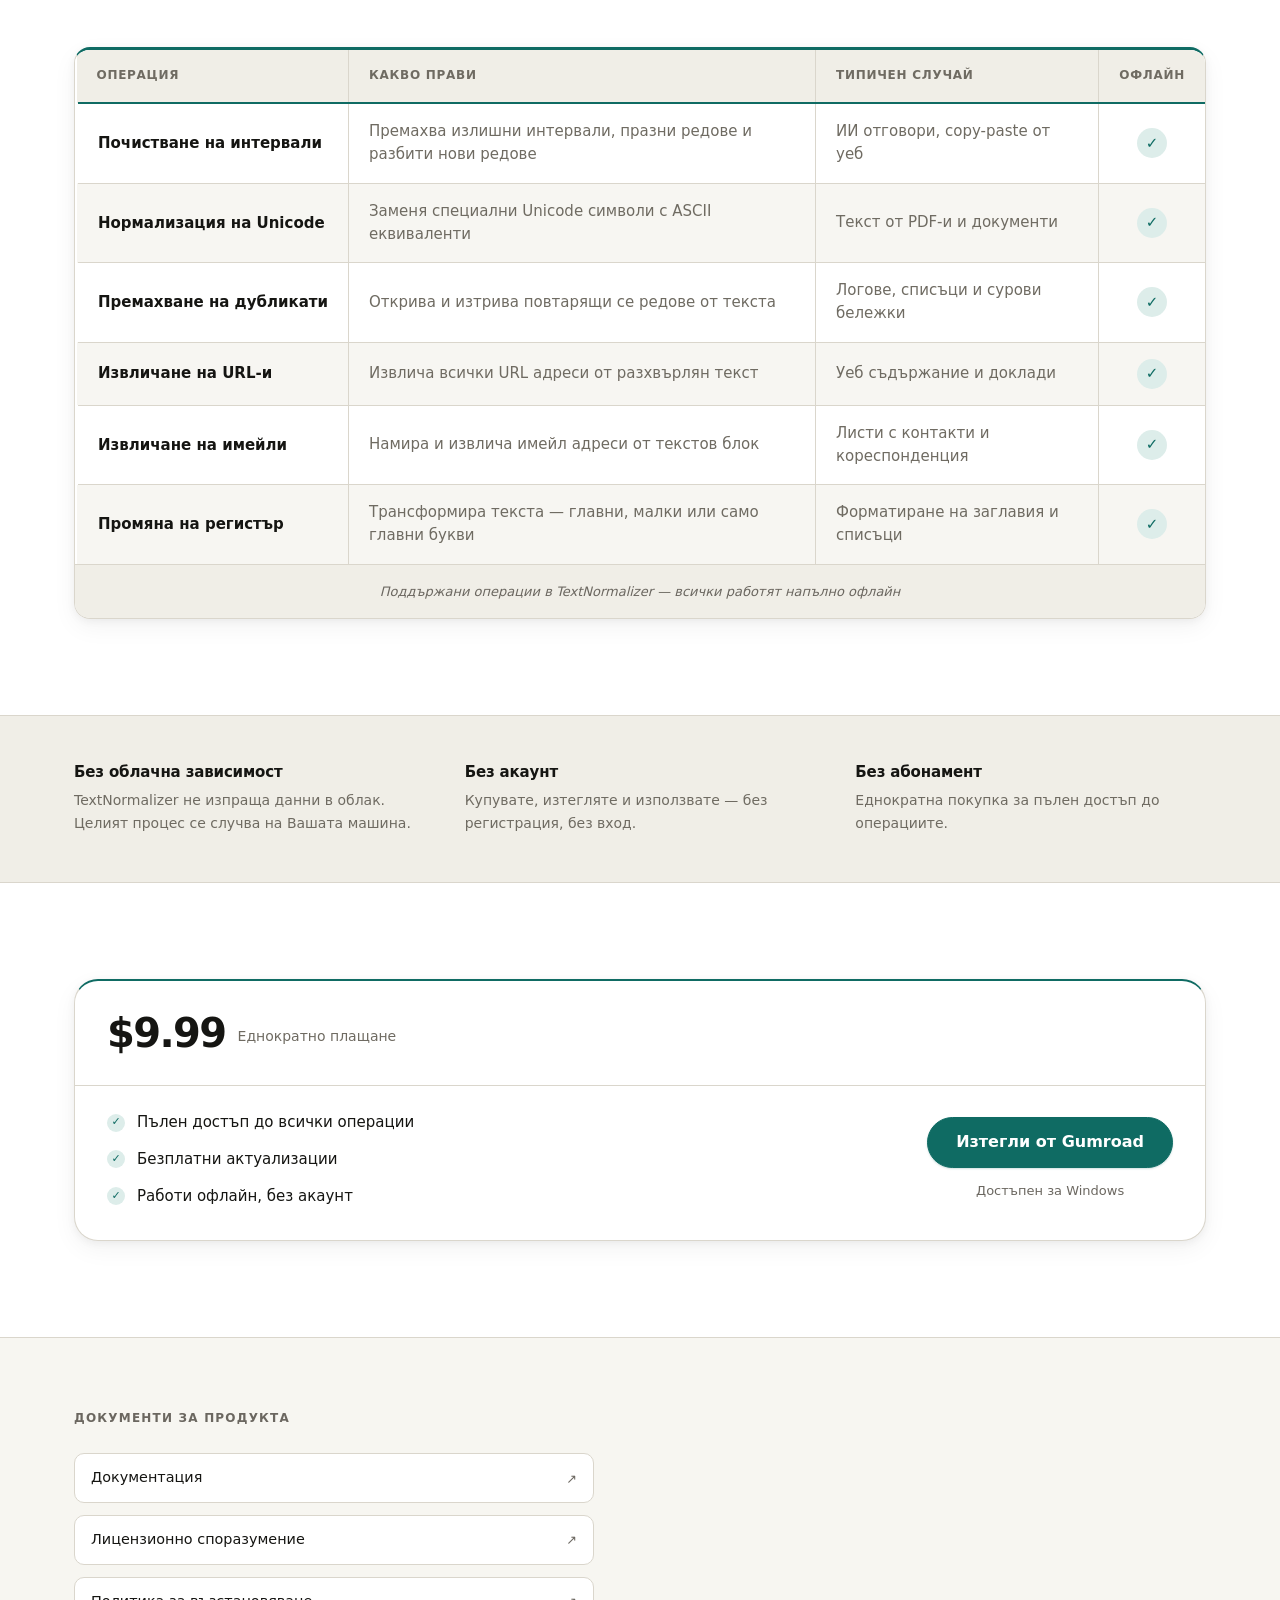
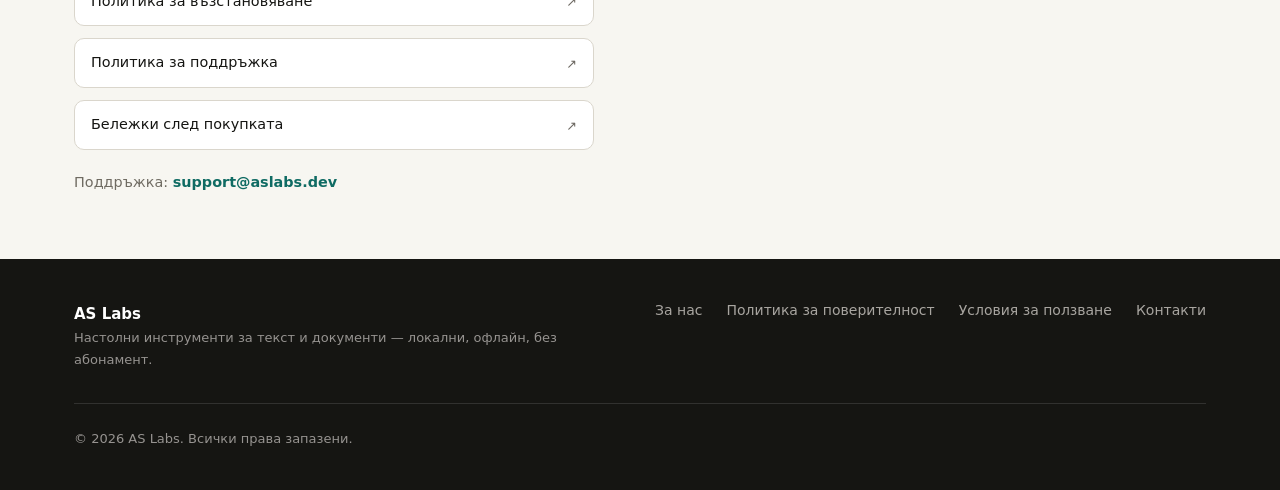
<file: textnormalizer.html>
<!DOCTYPE html>
<html lang="bg">
<head>
    <meta charset="UTF-8">
    <meta name="viewport" content="width=device-width, initial-scale=1.0">
    <title>TextNormalizer — AS Labs</title>
    <meta name="description" content="TextNormalizer cleans and normalizes messy text from AI chats, PDFs, documents, and logs. Offline desktop utility by AS Labs.">
    <link rel="preconnect" href="https://api.fontshare.com" crossorigin>
    <link href="https://api.fontshare.com/v2/css?f%5B%5D=general-sans@500,600,700&f%5B%5D=satoshi@400,500,600,700&display=swap" rel="stylesheet">
    <link rel="stylesheet" href="style.css?v=13">
    <link rel="icon" href="data:image/svg+xml,%3Csvg%20xmlns='http://www.w3.org/2000/svg'%20viewBox='0%200%20100%20100'%3E%3Crect%20width='100'%20height='100'%20rx='22'%20fill='%23151512'/%3E%3Cpath%20d='M28%2067%2043%2031h7l15%2036h-8l-3-8H39l-3%208h-8Zm14-15h10l-5-13-5%2013Z'%20fill='%23F7F6F1'/%3E%3C/svg%3E">
</head>
<body data-page="tn">
    <header class="site-header">
        <div class="nav-inner">
            <a href="index.html" class="logo" aria-hidden="true" tabindex="-1">
                <span class="logo-mark">AS</span>
                <span class="logo-text">Labs</span>
            </a>
            <nav id="main-nav" aria-label="Главно меню">
                <ul class="nav-links" id="nav-links">
                    <li><a href="index.html" data-i18n="nav.home">Начало</a></li>
                    <li><a href="textnormalizer.html" data-i18n="nav.tn" aria-current="page">TextNormalizer</a></li>
                    <li><a href="wbee.html" data-i18n="nav.wbee">W-Bee</a></li>
                    <li><a href="index.html#contact" data-i18n="nav.contact">Контакти</a></li>
                    <li><a href="privacy.html" data-i18n="nav.privacy">Поверителност</a></li>
                </ul>
            </nav>
            <div class="nav-actions">
                <a href="https://stoilov8.gumroad.com/l/mxdpux?_gl=1*1e403nx*_ga*MTA1ODM5NTY0Ny4xNzc4Mzk1NzAz*_ga_6LJN6D94N6*czE3Nzg0MDE2MzEkbzIkZzEkdDE3Nzg0MDE4NTQkajQ1JGwwJGgw" target="_blank" rel="noopener noreferrer" class="nav-cta" data-i18n="tn.download.short">Gumroad</a>
                <div class="lang-switcher" role="group" aria-label="Език / Language">
                    <button class="lang-opt" data-target-lang="bg" aria-pressed="true">BG</button>
                    <button class="lang-opt" data-target-lang="en" aria-pressed="false">EN</button>
                </div>
                <button id="menu-toggle" class="menu-btn" aria-label="Отвори меню" aria-expanded="false">
                    <span></span><span></span><span></span>
                </button>
            </div>
        </div>
    </header>

    <main>
        <section class="page-hero">
            <div class="container page-hero-grid">
                <div>
                    <span class="badge badge-available page-hero-badge" data-i18n="tn.badge">Наличен сега</span>
                    <h1 data-i18n="tn.hero.title">Почистете разхвърляния текст, преди да ви спре работата.</h1>
                    <p class="page-hero-sub" data-i18n="tn.subtitle">Бързо почистване на текст от AI чатове, PDF-и и документи. Без облак, без акаунт, без абонамент.</p>
                    <div class="page-hero-actions">
                        <a href="https://stoilov8.gumroad.com/l/mxdpux?_gl=1*1e403nx*_ga*MTA1ODM5NTY0Ny4xNzc4Mzk1NzAz*_ga_6LJN6D94N6*czE3Nzg0MDE2MzEkbzIkZzEkdDE3Nzg0MDE4NTQkajQ1JGwwJGgw" target="_blank" rel="noopener noreferrer" class="btn btn-primary btn-lg" data-i18n="tn.download">Изтегли от Gumroad</a>
                        <a href="#features" class="btn btn-secondary btn-lg" data-i18n="tn.see.features">Виж функциите</a>
                        <span class="page-hero-price" data-i18n="tn.hero.price">$9.99 еднократно плащане</span>
                    </div>
                </div>
                <aside class="hero-facts" aria-label="TextNormalizer facts">
                    <div><strong>$9.99</strong><span data-i18n="tn.fact.price">Еднократно</span></div>
                    <div><strong data-i18n="tn.fact.local.value">Offline</strong><span data-i18n="tn.fact.local">Данните остават при вас</span></div>
                    <div><strong data-i18n="tn.fact.platform.value">Windows</strong><span data-i18n="tn.note">Достъпен за Windows</span></div>
                </aside>
            </div>
        </section>

        <div class="section section--white">
            <div class="container">
                <div class="product-frame screenshot-frame">
                    <div class="product-frame-chrome">
                        <span class="product-frame-dot"></span><span class="product-frame-dot"></span><span class="product-frame-dot"></span>
                        <span class="product-frame-label">TextNormalizer</span>
                    </div>
                    <img id="tn-screenshot" src="screenshots/textnormalizer.png" alt="TextNormalizer app interface" width="1920" height="1032" loading="lazy">
                    <div class="screenshot-ph" id="tn-ph" hidden data-i18n="ph.label">Снимка на приложението</div>
                </div>
                <p class="screenshot-caption" data-i18n="tn.screenshot.caption">Изберете операции, прегледайте резултата, копирайте или запазете.</p>
            </div>
        </div>

        <section class="section">
            <div class="container">
                <div class="section-head split-head">
                    <div>
                        <span class="section-label" data-i18n="usecases.label">Случаи на употреба</span>
                        <h2 class="section-title" data-i18n="tn.usecases.title">За текст от AI инструменти, PDF-и и ежедневна работа.</h2>
                    </div>
                    <p class="section-body" data-i18n="tn.usecases.body">Копирането от AI чатове, PDF-и и документи често оставя скрит шум. TextNormalizer го премахва, преди текстът да влезе в работния ви процес.</p>
                </div>
                <div class="use-cases-grid">
                    <article class="use-case-card">
                        <h3 class="use-case-title" data-i18n="tn.uc1.title">AI chat cleanup</h3>
                        <p class="use-case-body" data-i18n="tn.uc1.body">Премахнете излишни формати, празни редове и повтарящ се текст от AI отговори.</p>
                    </article>
                    <article class="use-case-card">
                        <h3 class="use-case-title" data-i18n="tn.uc2.title">PDF и документен текст</h3>
                        <p class="use-case-body" data-i18n="tn.uc2.body">Почистете копирани блокове с разбити редове, странни интервали и счупена пунктуация.</p>
                    </article>
                    <article class="use-case-card">
                        <h3 class="use-case-title" data-i18n="tn.uc3.title">Листи, URL-и и email-и</h3>
                        <p class="use-case-body" data-i18n="tn.uc3.body">Извлечете URL адреси, email-и и структурирани данни от разхвърлян текст.</p>
                    </article>
                    <article class="use-case-card">
                        <h3 class="use-case-title" data-i18n="tn.uc4.title">Логове и сурови бележки</h3>
                        <p class="use-case-body" data-i18n="tn.uc4.body">Намалете шума и нормализирайте текст, написан за машини, не за хора.</p>
                    </article>
                </div>
            </div>
        </section>

        <section id="features" class="section section--soft">
            <div class="container">
                <div class="section-head-centered">
                    <span class="section-label" data-i18n="features.label">Функции</span>
                    <h2 class="section-title" data-i18n="tn.features.title">Какво прави TextNormalizer</h2>
                    <p class="section-body" data-i18n="tn.features.subtitle">Малко приложение с операции, от които реално имате нужда.</p>
                </div>
                <div class="features-grid">
                    <article class="feature-card">
                        <span class="feature-card-icon"><svg viewBox="0 0 24 24"><path d="M13 2 4 14h7l-1 8 9-12h-7l1-8Z"/></svg></span>
                        <h3 class="feature-card-title" data-i18n="tn.f1.title">Моментален преглед</h3>
                        <p class="feature-card-body" data-i18n="tn.f1.body">Виждате резултата преди да потвърдите. Изберете операции от страничната лента, копирайте или запазете.</p>
                    </article>
                    <article class="feature-card">
                        <span class="feature-card-icon"><svg viewBox="0 0 24 24"><path d="M7 11V8a5 5 0 0 1 10 0v3"/><rect x="5" y="11" width="14" height="10" rx="2"/></svg></span>
                        <h3 class="feature-card-title" data-i18n="tn.f2.title">Напълно офлайн</h3>
                        <p class="feature-card-body" data-i18n="tn.f2.body">Работи изцяло локално. Текстът ви не напуска машината.</p>
                    </article>
                    <article class="feature-card">
                        <span class="feature-card-icon"><svg viewBox="0 0 24 24"><path d="M4 7h16M7 12h10M10 17h4"/></svg></span>
                        <h3 class="feature-card-title" data-i18n="tn.f3.title">Мощни операции</h3>
                        <p class="feature-card-body" data-i18n="tn.f3.body">Премахване на дубликати, извличане на URL и email, промяна на регистър, сортиране, почистване на излишен AI текст.</p>
                    </article>
                    <article class="feature-card">
                        <span class="feature-card-icon"><svg viewBox="0 0 24 24"><path d="M4 6h16v12H4z"/><path d="M8 10h8M8 14h5"/></svg></span>
                        <h3 class="feature-card-title" data-i18n="tn.f4.title">Лек и бърз</h3>
                        <p class="feature-card-body" data-i18n="tn.f4.body">Малък размер, бърз старт. Без допълнителни инсталации.</p>
                    </article>
                </div>
            </div>
        </section>

        <section class="section section--white">
            <div class="container">
                <div class="section-head-centered">
                    <span class="section-label" data-i18n="ops.label">Операции</span>
                    <h2 class="section-title" data-i18n="ops.title">Пълен списък на поддържаните операции</h2>
                    <p class="section-body" data-i18n="ops.subtitle">Всяка операция работи локално — текстът не напуска компютъра ви.</p>
                </div>
                <div class="table-wrap">
                    <table class="ops-table">
                        <caption class="ops-table-caption" data-i18n="ops.caption">Поддържани операции в TextNormalizer — всички работят напълно офлайн</caption>
                        <thead>
                            <tr>
                                <th scope="col" data-i18n="ops.th.op">Операция</th>
                                <th scope="col" data-i18n="ops.th.desc">Какво прави</th>
                                <th scope="col" data-i18n="ops.th.case">Типичен случай</th>
                                <th scope="col" data-i18n="ops.th.offline">Офлайн</th>
                            </tr>
                        </thead>
                        <tbody>
                            <tr>
                                <th scope="row" data-i18n="ops.r1.op">Почистване на интервали</th>
                                <td data-i18n="ops.r1.desc">Премахва излишни интервали, празни редове и разбити нови редове</td>
                                <td data-i18n="ops.r1.case">AI отговори, copy-paste от уеб</td>
                                <td><span class="ops-yes" role="img" aria-label="Да">✓</span></td>
                            </tr>
                            <tr>
                                <th scope="row" data-i18n="ops.r2.op">Нормализация на Unicode</th>
                                <td data-i18n="ops.r2.desc">Заменя специални Unicode символи с ASCII еквиваленти</td>
                                <td data-i18n="ops.r2.case">Текст от PDF-и и документи</td>
                                <td><span class="ops-yes" role="img" aria-label="Да">✓</span></td>
                            </tr>
                            <tr>
                                <th scope="row" data-i18n="ops.r3.op">Премахване на дубликати</th>
                                <td data-i18n="ops.r3.desc">Открива и изтрива повтарящи се редове от текста</td>
                                <td data-i18n="ops.r3.case">Логове, списъци и сурови бележки</td>
                                <td><span class="ops-yes" role="img" aria-label="Да">✓</span></td>
                            </tr>
                            <tr>
                                <th scope="row" data-i18n="ops.r4.op">Извличане на URL-и</th>
                                <td data-i18n="ops.r4.desc">Извлича всички URL адреси от разхвърлян текст</td>
                                <td data-i18n="ops.r4.case">Уеб съдържание и доклади</td>
                                <td><span class="ops-yes" role="img" aria-label="Да">✓</span></td>
                            </tr>
                            <tr>
                                <th scope="row" data-i18n="ops.r5.op">Извличане на имейли</th>
                                <td data-i18n="ops.r5.desc">Намира и извлича имейл адреси от текстов блок</td>
                                <td data-i18n="ops.r5.case">Листи с контакти и кореспонденция</td>
                                <td><span class="ops-yes" role="img" aria-label="Да">✓</span></td>
                            </tr>
                            <tr>
                                <th scope="row" data-i18n="ops.r6.op">Промяна на регистър</th>
                                <td data-i18n="ops.r6.desc">Трансформира текста — главни, малки или Title Case</td>
                                <td data-i18n="ops.r6.case">Форматиране на заглавия и списъци</td>
                                <td><span class="ops-yes" role="img" aria-label="Да">✓</span></td>
                            </tr>
                        </tbody>
                    </table>
                </div>
            </div>
        </section>

        <div class="trust-band">
            <div class="container trust-grid">
                <article>
                    <h3 class="trust-item-title" data-i18n="trust.one.title">Без облачна зависимост</h3>
                    <p class="trust-item-body" data-i18n="trust.one.body">TextNormalizer не докосва облака. Целият процес е на вашата машина.</p>
                </article>
                <article>
                    <h3 class="trust-item-title" data-i18n="trust.two.title">Без акаунт</h3>
                    <p class="trust-item-body" data-i18n="trust.two.body">Купувате, изтегляте и използвате — без регистрация, без login.</p>
                </article>
                <article>
                    <h3 class="trust-item-title" data-i18n="trust.three.title">Без абонамент</h3>
                    <p class="trust-item-body" data-i18n="trust.three.body">Еднократна покупка за пълен достъп до операциите.</p>
                </article>
            </div>
        </div>

        <div class="section section--white">
            <div class="container">
                <div class="pricing-card">
                    <div class="pricing-card-header">
                        <div class="pricing-price">$9.99</div>
                        <p class="pricing-period" data-i18n="tn.price.tag">Еднократно плащане</p>
                    </div>
                    <div class="pricing-card-body">
                        <ul class="pricing-perks">
                            <li><span class="perk-check">✓</span><span data-i18n="tn.p1">Пълен достъп до всички операции</span></li>
                            <li><span class="perk-check">✓</span><span data-i18n="tn.p2">Безплатни актуализации</span></li>
                            <li><span class="perk-check">✓</span><span data-i18n="tn.p3">Работи офлайн, без акаунт</span></li>
                        </ul>
                        <div class="pricing-cta">
                            <a href="https://stoilov8.gumroad.com/l/mxdpux?_gl=1*1e403nx*_ga*MTA1ODM5NTY0Ny4xNzc4Mzk1NzAz*_ga_6LJN6D94N6*czE3Nzg0MDE2MzEkbzIkZzEkdDE3Nzg0MDE4NTQkajQ1JGwwJGgw" target="_blank" rel="noopener noreferrer" class="btn btn-primary btn-lg" data-i18n="tn.download">Изтегли от Gumroad</a>
                            <p class="pricing-note" data-i18n="tn.note">Достъпен за Windows</p>
                        </div>
                    </div>
                </div>
            </div>
        </div>

        <div id="documents" class="docs-section">
            <div class="container">
                <span class="section-label" data-i18n="tn.docs.title">Документи за продукта</span>
                <div class="docs-grid">
                    <a href="docs/textnormalizer/readme.html" class="doc-link" data-i18n="tn.docs.readme">Документация</a>
                    <a href="docs/textnormalizer/eula.html" class="doc-link" data-i18n="tn.docs.eula">Лицензионно споразумение</a>
                    <a href="docs/textnormalizer/refund-policy.html" class="doc-link" data-i18n="tn.docs.refund">Политика за възстановяване</a>
                    <a href="docs/textnormalizer/support-policy.html" class="doc-link" data-i18n="tn.docs.support.pol">Политика за поддръжка</a>
                    <a href="docs/textnormalizer/post-purchase.html" class="doc-link" data-i18n="tn.docs.post.purchase">Бележки след покупката</a>
                </div>
                <p class="docs-support"><span data-i18n="tn.docs.contact.line">Поддръжка:</span> <a href="mailto:support@aslabs.dev">support@aslabs.dev</a></p>
            </div>
        </div>
    </main>

    <footer class="site-footer">
        <div class="container footer-grid">
            <div>
                <a href="index.html" class="footer-logo">AS Labs</a>
                <p class="footer-copy" data-i18n="footer.tagline">Настолни инструменти за текст и документи — локални, офлайн, без абонамент.</p>
            </div>
            <nav class="footer-nav" aria-label="Footer навигация">
                <a href="about.html" data-i18n="footer.about">За нас</a>
                <a href="privacy.html" data-i18n="footer.privacy">Политика за поверителност</a>
                <a href="terms.html" data-i18n="footer.terms">Условия за ползване</a>
                <a href="index.html#contact" data-i18n="footer.contact">Контакти</a>
            </nav>
            <p class="footer-legal" data-i18n="footer.copy">© 2026 AS Labs. Всички права запазени.</p>
        </div>
    </footer>

    <script src="script.js?v=12"></script>
</body>
</html>
</file>
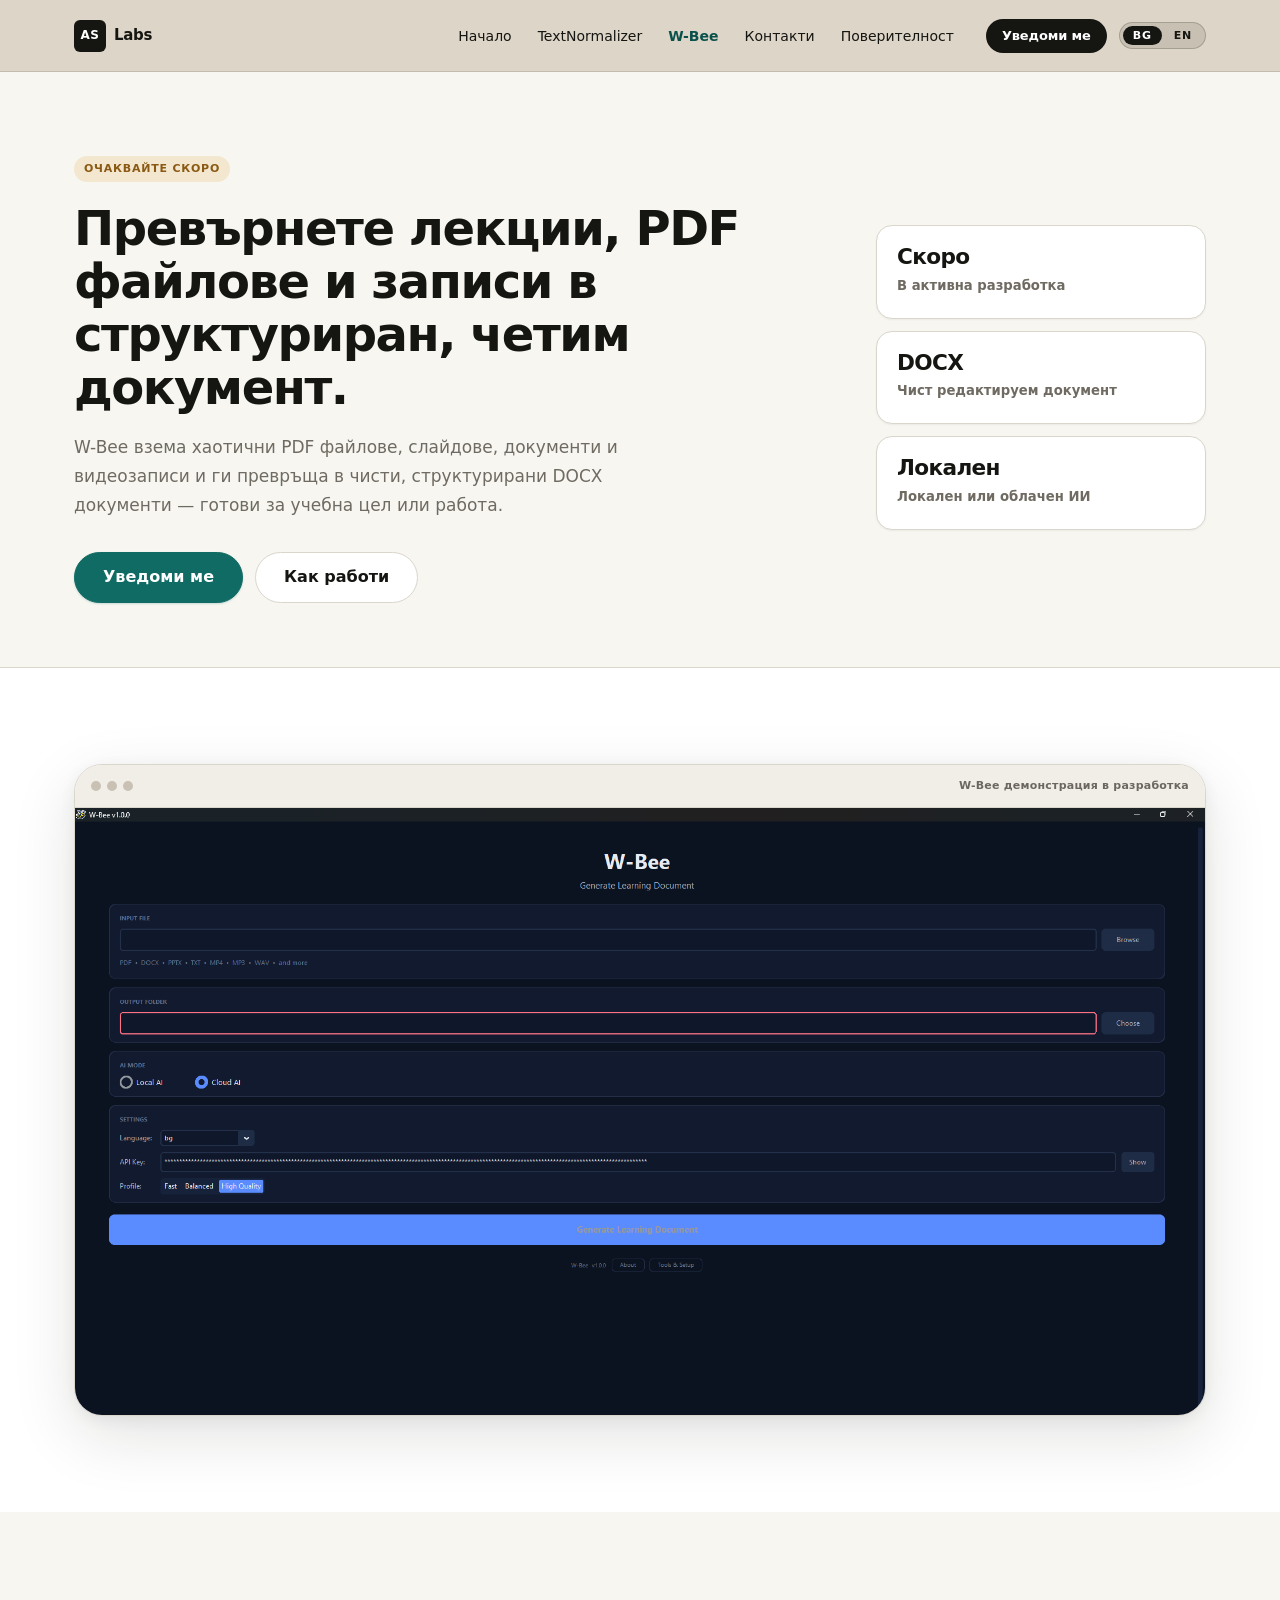
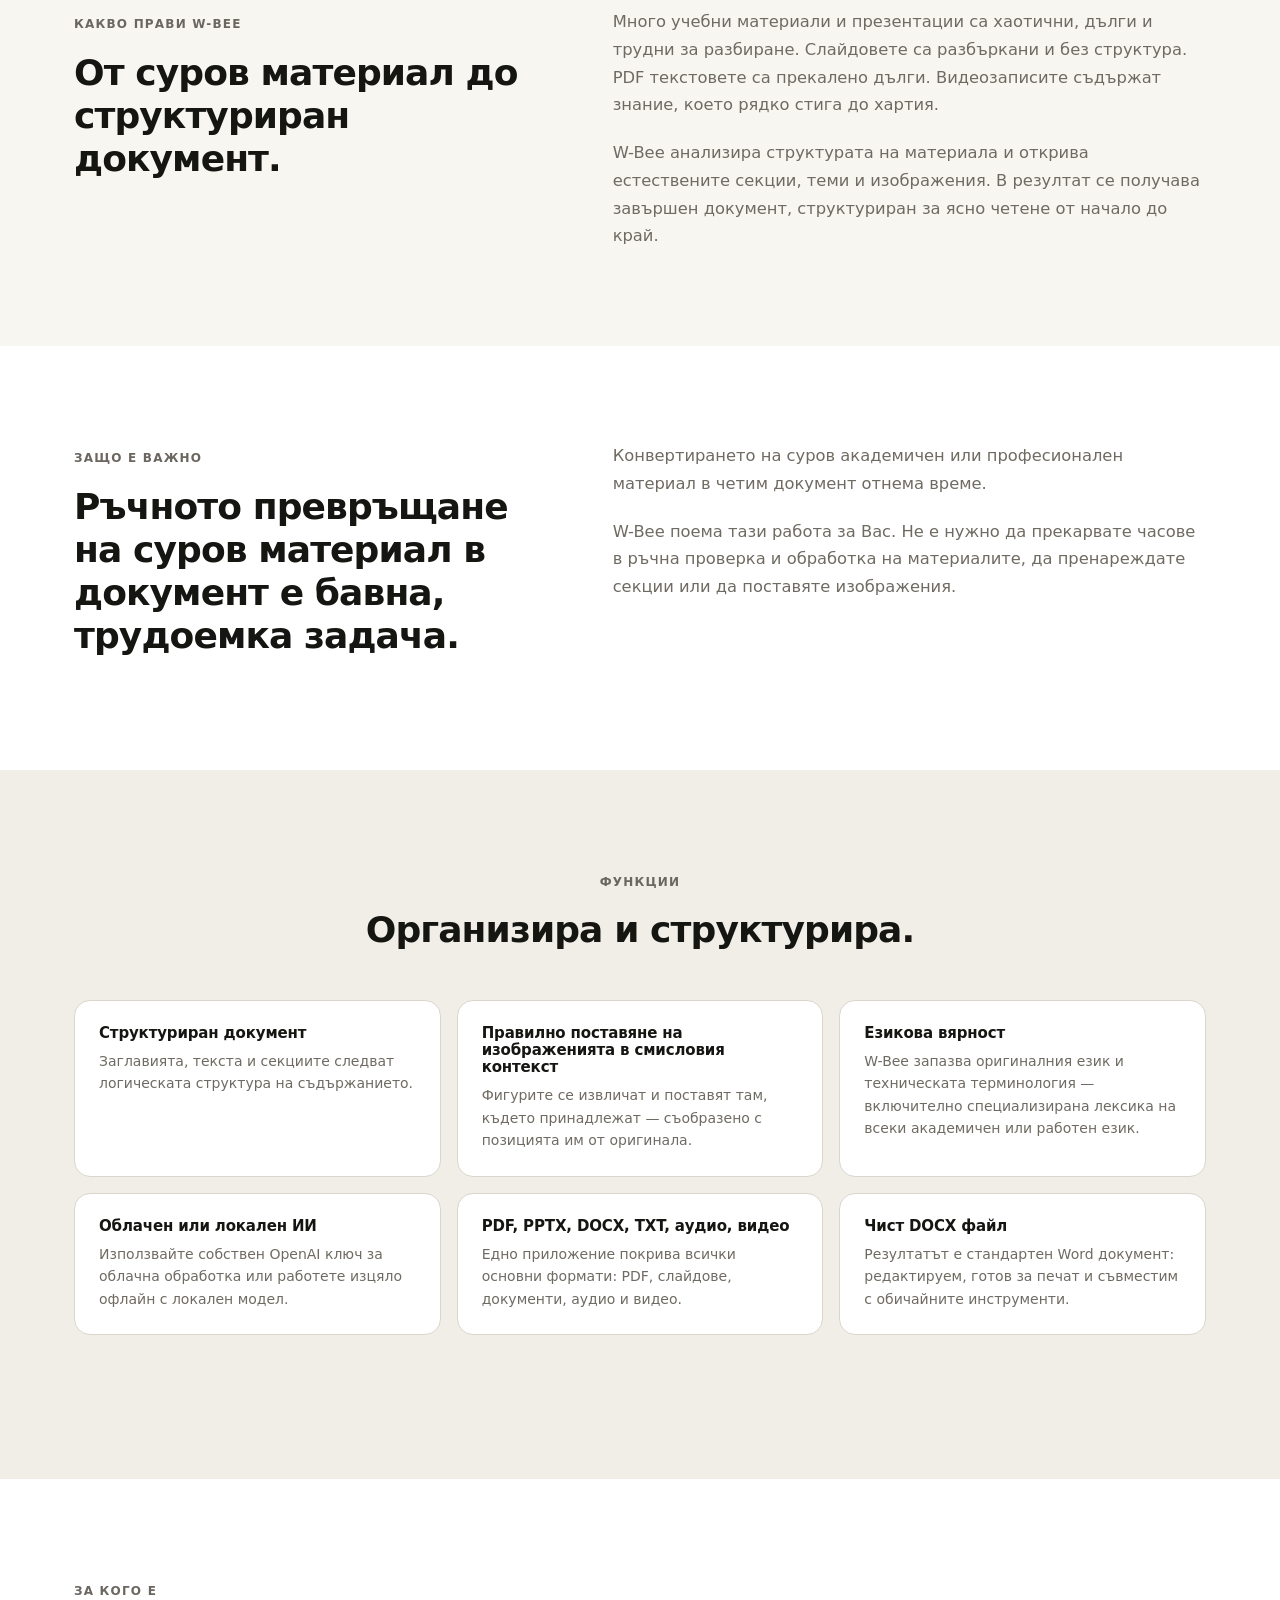
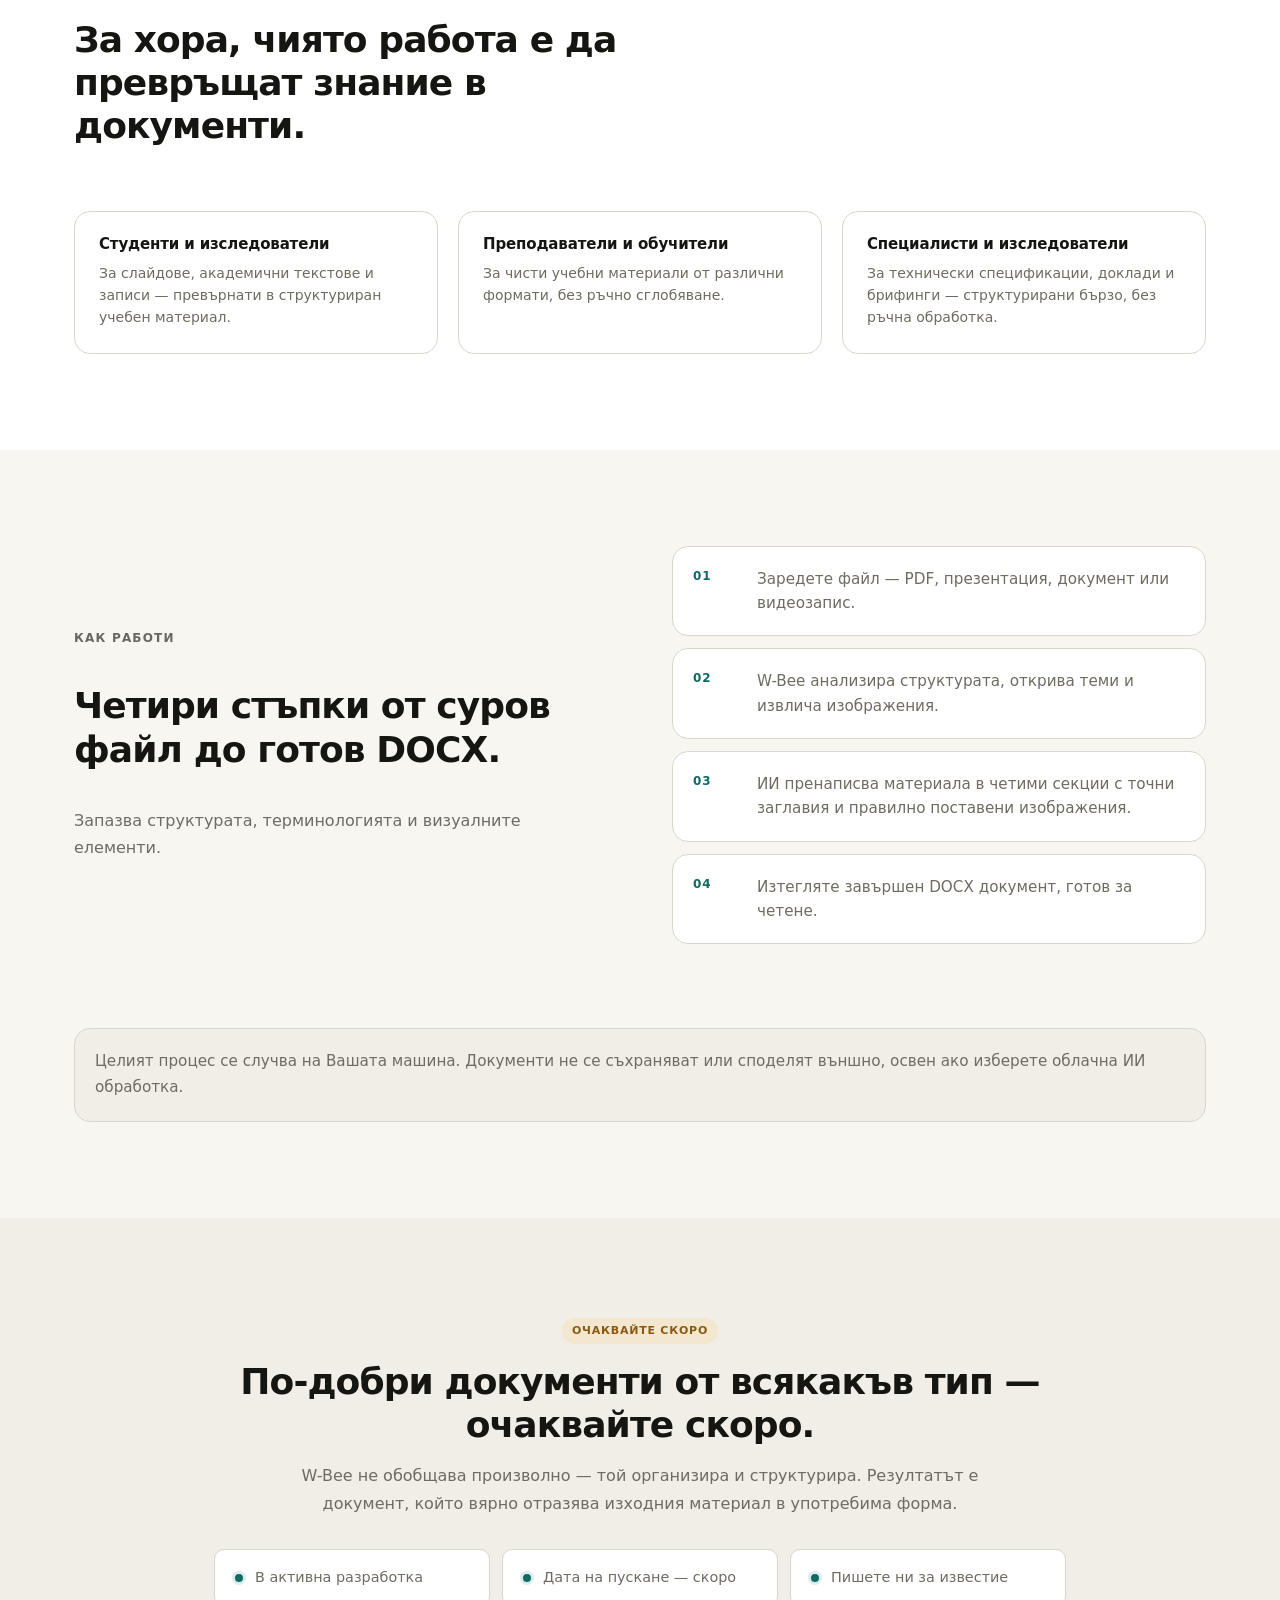
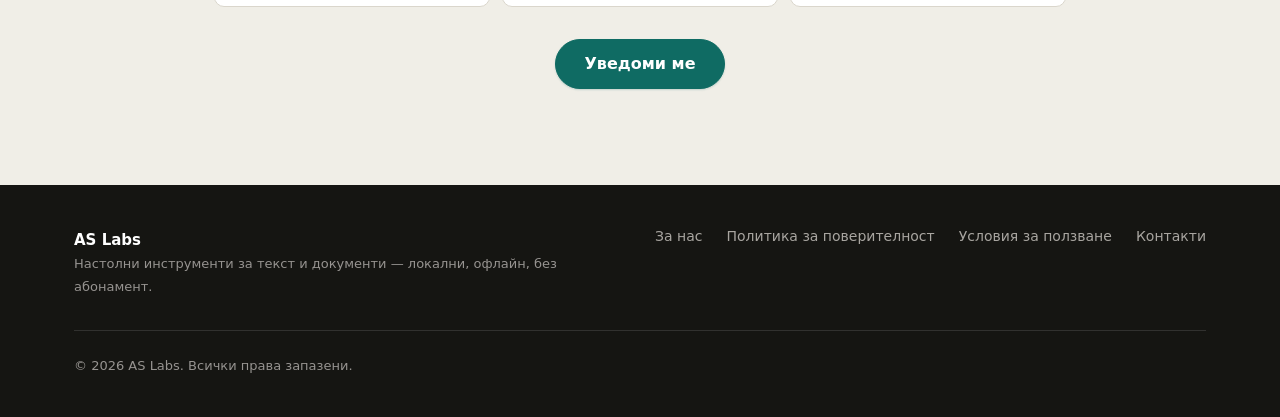
<file: wbee.html>
<!DOCTYPE html>
<html lang="bg">
<head>
    <meta charset="UTF-8">
    <meta name="viewport" content="width=device-width, initial-scale=1.0">
    <title>W-Bee — AS Labs</title>
    <meta name="description" content="W-Bee turns PDFs, slide decks, lecture materials, audio, and video into structured, readable study material. Coming soon from AS Labs.">
    <link rel="preconnect" href="https://api.fontshare.com" crossorigin>
    <link href="https://api.fontshare.com/v2/css?f%5B%5D=general-sans@500,600,700&f%5B%5D=satoshi@400,500,600,700&display=swap" rel="stylesheet">
    <link rel="stylesheet" href="style.css?v=13">
    <link rel="icon" href="data:image/svg+xml,%3Csvg%20xmlns='http://www.w3.org/2000/svg'%20viewBox='0%200%20100%20100'%3E%3Crect%20width='100'%20height='100'%20rx='22'%20fill='%23151512'/%3E%3Cpath%20d='M28%2067%2043%2031h7l15%2036h-8l-3-8H39l-3%208h-8Zm14-15h10l-5-13-5%2013Z'%20fill='%23F7F6F1'/%3E%3C/svg%3E">
</head>
<body data-page="wb">
    <header class="site-header">
        <div class="nav-inner">
            <a href="index.html" class="logo" aria-hidden="true" tabindex="-1">
                <span class="logo-mark">AS</span>
                <span class="logo-text">Labs</span>
            </a>
            <nav id="main-nav" aria-label="Главно меню">
                <ul class="nav-links" id="nav-links">
                    <li><a href="index.html" data-i18n="nav.home">Начало</a></li>
                    <li><a href="textnormalizer.html" data-i18n="nav.tn">TextNormalizer</a></li>
                    <li><a href="wbee.html" data-i18n="nav.wbee" aria-current="page">W-Bee</a></li>
                    <li><a href="index.html#contact" data-i18n="nav.contact">Контакти</a></li>
                    <li><a href="privacy.html" data-i18n="nav.privacy">Поверителност</a></li>
                </ul>
            </nav>
            <div class="nav-actions">
                <a href="index.html#contact" class="nav-cta" data-i18n="wb.cta">Уведоми ме</a>
                <div class="lang-switcher" role="group" aria-label="Език / Language">
                    <button class="lang-opt" data-target-lang="bg" aria-pressed="true">BG</button>
                    <button class="lang-opt" data-target-lang="en" aria-pressed="false">EN</button>
                </div>
                <button id="menu-toggle" class="menu-btn" aria-label="Отвори меню" aria-expanded="false">
                    <span></span><span></span><span></span>
                </button>
            </div>
        </div>
    </header>

    <main>
        <section class="page-hero">
            <div class="container page-hero-grid">
                <div>
                    <span class="badge badge-soon page-hero-badge" data-i18n="wb.badge">Очаквайте скоро</span>
                    <h1 data-i18n="wb.hero.title">Превърнете лекции, PDF-и и записи в структуриран, четим документ.</h1>
                    <p class="page-hero-sub" data-i18n="wb.subtitle">W-Bee взема PDF-и, слайдове, документи и записи и ги превръща в чисти, структурирани DOCX файлове — готови за четене, работа или споделяне.</p>
                    <div class="page-hero-actions">
                        <a href="index.html#contact" class="btn btn-primary btn-lg" data-i18n="wb.cta">Уведоми ме</a>
                        <a href="#how" class="btn btn-secondary btn-lg" data-i18n="wb.how.cta">Как работи</a>
                    </div>
                </div>
                <aside class="hero-facts">
                    <div><strong data-i18n="wb.fact.status.value">Soon</strong><span data-i18n="wb.fact.status">В активна разработка</span></div>
                    <div><strong>DOCX</strong><span data-i18n="wb.fact.output">Чист редактируем изход</span></div>
                    <div><strong data-i18n="wb.fact.mode.value">Local</strong><span data-i18n="wb.fact.mode">Локален или cloud AI</span></div>
                </aside>
            </div>
        </section>

        <div class="section section--white">
            <div class="container">
                <div class="product-frame screenshot-frame">
                    <div class="product-frame-chrome">
                        <span class="product-frame-dot"></span><span class="product-frame-dot"></span><span class="product-frame-dot"></span>
                        <span class="product-frame-label" data-i18n="wb.preview.label">W-Bee development preview</span>
                    </div>
                    <img id="wb-screenshot" src="screenshots/W-Bee.png" alt="W-Bee app preview" width="1920" height="1032" loading="lazy">
                    <div class="screenshot-ph" id="wb-ph" hidden data-i18n="ph.label">Снимка на приложението</div>
                </div>
            </div>
        </div>

        <section class="section">
            <div class="container editorial-grid">
                <div>
                    <span class="section-label" data-i18n="wb.what.label">Какво прави W-Bee</span>
                    <h2 class="section-title" data-i18n="wb.what.title">От суров материал до документ, с който може да се работи.</h2>
                </div>
                <div class="editorial-copy">
                    <p data-i18n="wb.what.p1">Повечето учебни материали, изследвания и презентации не са създадени за четене — те са създадени за представяне. Слайдовете са откъслечни. PDF-ите са плътни. Записите съдържат знание, което рядко стига до хартия.</p>
                    <p data-i18n="wb.what.p2">W-Bee анализира структурата на материала и открива естествените секции, теми и изображения. Резултатът е полиран документ, структуриран за ясно четене от начало до край.</p>
                </div>
            </div>
        </section>

        <section class="section section--white">
            <div class="container editorial-grid">
                <div>
                    <span class="section-label" data-i18n="wb.why.label">Защо е важно</span>
                    <h2 class="section-title" data-i18n="wb.why.title">Ръчното превръщане на суров материал в документ е бавна, повтаряща се работа.</h2>
                </div>
                <div class="editorial-copy">
                    <p data-i18n="wb.why.p1">Конвертирането на суров академичен или професионален материал в четим документ отнема много. Да го направите точно — с правилен ред на секциите, запазени изображения и оригиналната терминология — е дори по-трудно.</p>
                    <p data-i18n="wb.why.p2">W-Bee поема тази работа без да е нужно да докосвате шаблон, да пренареждате секции или ръчно да поставяте изображения. Влизат суровите материали. Излиза готов документ.</p>
                </div>
            </div>
        </section>

        <section class="section section--soft">
            <div class="container">
                <div class="section-head-centered">
                    <span class="section-label" data-i18n="features.label">Функции</span>
                    <h2 class="section-title" data-i18n="wb.features.title">Организира и структурира — не резюмира и не преразказва.</h2>
                </div>
                <div class="features-grid feature-grid-3">
                    <article class="feature-card"><h3 class="feature-card-title" data-i18n="wb.f1.title">Структуриран документен изход</h3><p class="feature-card-body" data-i18n="wb.f1.body">Заглавия, основен текст, списъци и секции се генерират от логическата структура на съдържанието, не от форматиращи предположения.</p></article>
                    <article class="feature-card"><h3 class="feature-card-title" data-i18n="wb.f2.title">Точно поставяне на изображения</h3><p class="feature-card-body" data-i18n="wb.f2.body">Фигурите се извличат и поставят в секцията, към която принадлежат, съобразено с позицията им в източника.</p></article>
                    <article class="feature-card"><h3 class="feature-card-title" data-i18n="wb.f3.title">Езикова вярност</h3><p class="feature-card-body" data-i18n="wb.f3.body">W-Bee запазва оригиналния език и техническата терминология, включително неанглийска академична и професионална лексика.</p></article>
                    <article class="feature-card"><h3 class="feature-card-title" data-i18n="wb.f4.title">Cloud или локален AI</h3><p class="feature-card-body" data-i18n="wb.f4.body">Използвайте собствен OpenAI ключ за cloud обработка или работете изцяло офлайн с локален модел.</p></article>
                    <article class="feature-card"><h3 class="feature-card-title" data-i18n="wb.f5.title">PDF, PPTX, DOCX, TXT, audio, video</h3><p class="feature-card-body" data-i18n="wb.f5.body">Едно приложение покрива пълния набор от лекционни и референтни формати.</p></article>
                    <article class="feature-card"><h3 class="feature-card-title" data-i18n="wb.f6.title">Чист DOCX изход</h3><p class="feature-card-body" data-i18n="wb.f6.body">Резултатът е стандартен Word документ: редактируем, печатим и съвместим с обичайните инструменти.</p></article>
                </div>
            </div>
        </section>

        <section class="section section--white">
            <div class="container">
                <div class="section-head split-head">
                    <div>
                        <span class="section-label" data-i18n="wb.who.label">За кого е</span>
                        <h2 class="section-title" data-i18n="wb.who.title">За хора, чиято работа е да превръщат знание в документи.</h2>
                    </div>
                </div>
                <div class="built-for-grid">
                    <article class="built-for-card"><h3 class="built-for-title" data-i18n="wb.who1.title">Студенти и изследователи</h3><p class="built-for-body" data-i18n="wb.who1.body">За лекционни слайдове, академични текстове и записи, които трябва да станат полезни за учене или писане.</p></article>
                    <article class="built-for-card"><h3 class="built-for-title" data-i18n="wb.who2.title">Преподаватели и обучители</h3><p class="built-for-body" data-i18n="wb.who2.body">За създаване на чисти учебни материали от различни източници без ръчно сглобяване.</p></article>
                    <article class="built-for-card"><h3 class="built-for-title" data-i18n="wb.who3.title">Професионалисти и knowledge workers</h3><p class="built-for-body" data-i18n="wb.who3.body">За технически спецификации, доклади и записани брифинги, които трябва да станат структурирани бързо.</p></article>
                </div>
            </div>
        </section>

        <section id="how" class="section">
            <div class="container split-layout">
                <div class="split-content">
                    <span class="section-label" data-i18n="wb.how.label">Как работи</span>
                    <h2 class="section-title" data-i18n="wb.how.title">Четири стъпки от суров файл до готов DOCX.</h2>
                    <p class="section-body" data-i18n="wb.how.body">Запазва структурата, терминологията и визуалните елементи — не ги изглажда в безлично резюме.</p>
                </div>
                <ol class="process-list">
                    <li><span>01</span><p data-i18n="wb.step1">Заредете файл — PDF, презентация, документ или запис.</p></li>
                    <li><span>02</span><p data-i18n="wb.step2">W-Bee анализира структурата, открива теми и извлича изображения.</p></li>
                    <li><span>03</span><p data-i18n="wb.step3">AI пренаписва материала в четими секции с точни заглавия и правилно поставени изображения.</p></li>
                    <li><span>04</span><p data-i18n="wb.step4">Изтегляте полиран DOCX документ, готов за четене, споделяне или редакция.</p></li>
                </ol>
                <p class="process-note" data-i18n="wb.process.note">Целият процес работи на вашата машина. Документи не се съхраняват или споделят външно, освен ако изберете cloud AI обработка — и тогава към модела се изпраща само текстовото съдържание, не вашите файлове.</p>
            </div>
        </section>

        <section class="section section--soft">
            <div class="container cta-panel">
                <span class="badge badge-soon" data-i18n="wb.badge">Очаквайте скоро</span>
                <h2 class="section-title" data-i18n="wb.final.title">По-добри документи от всякакъв материал — очаквайте скоро.</h2>
                <p class="section-body" data-i18n="wb.final.body">W-Bee не обобщава произволно — той организира и структурира. Резултатът е документ, който вярно отразява изходния материал в употребима форма.</p>
                <div class="status-list status-list-horizontal">
                    <div class="status-item"><span class="status-dot"></span><span data-i18n="wb.status.active">В активна разработка</span></div>
                    <div class="status-item"><span class="status-dot"></span><span data-i18n="wb.status.launch">Дата на пускане предстои</span></div>
                    <div class="status-item"><span class="status-dot"></span><span data-i18n="wb.status.notify">Пишете ни за известие</span></div>
                </div>
                <a href="index.html#contact" class="btn btn-primary btn-lg" data-i18n="wb.cta">Уведоми ме</a>
            </div>
        </section>
    </main>

    <footer class="site-footer">
        <div class="container footer-grid">
            <div>
                <a href="index.html" class="footer-logo">AS Labs</a>
                <p class="footer-copy" data-i18n="footer.tagline">Настолни инструменти за текст и документи — локални, офлайн, без абонамент.</p>
            </div>
            <nav class="footer-nav" aria-label="Footer навигация">
                <a href="about.html" data-i18n="footer.about">За нас</a>
                <a href="privacy.html" data-i18n="footer.privacy">Политика за поверителност</a>
                <a href="terms.html" data-i18n="footer.terms">Условия за ползване</a>
                <a href="index.html#contact" data-i18n="footer.contact">Контакти</a>
            </nav>
            <p class="footer-legal" data-i18n="footer.copy">© 2026 AS Labs. Всички права запазени.</p>
        </div>
    </footer>

    <script src="script.js?v=12"></script>
</body>
</html>
</file>
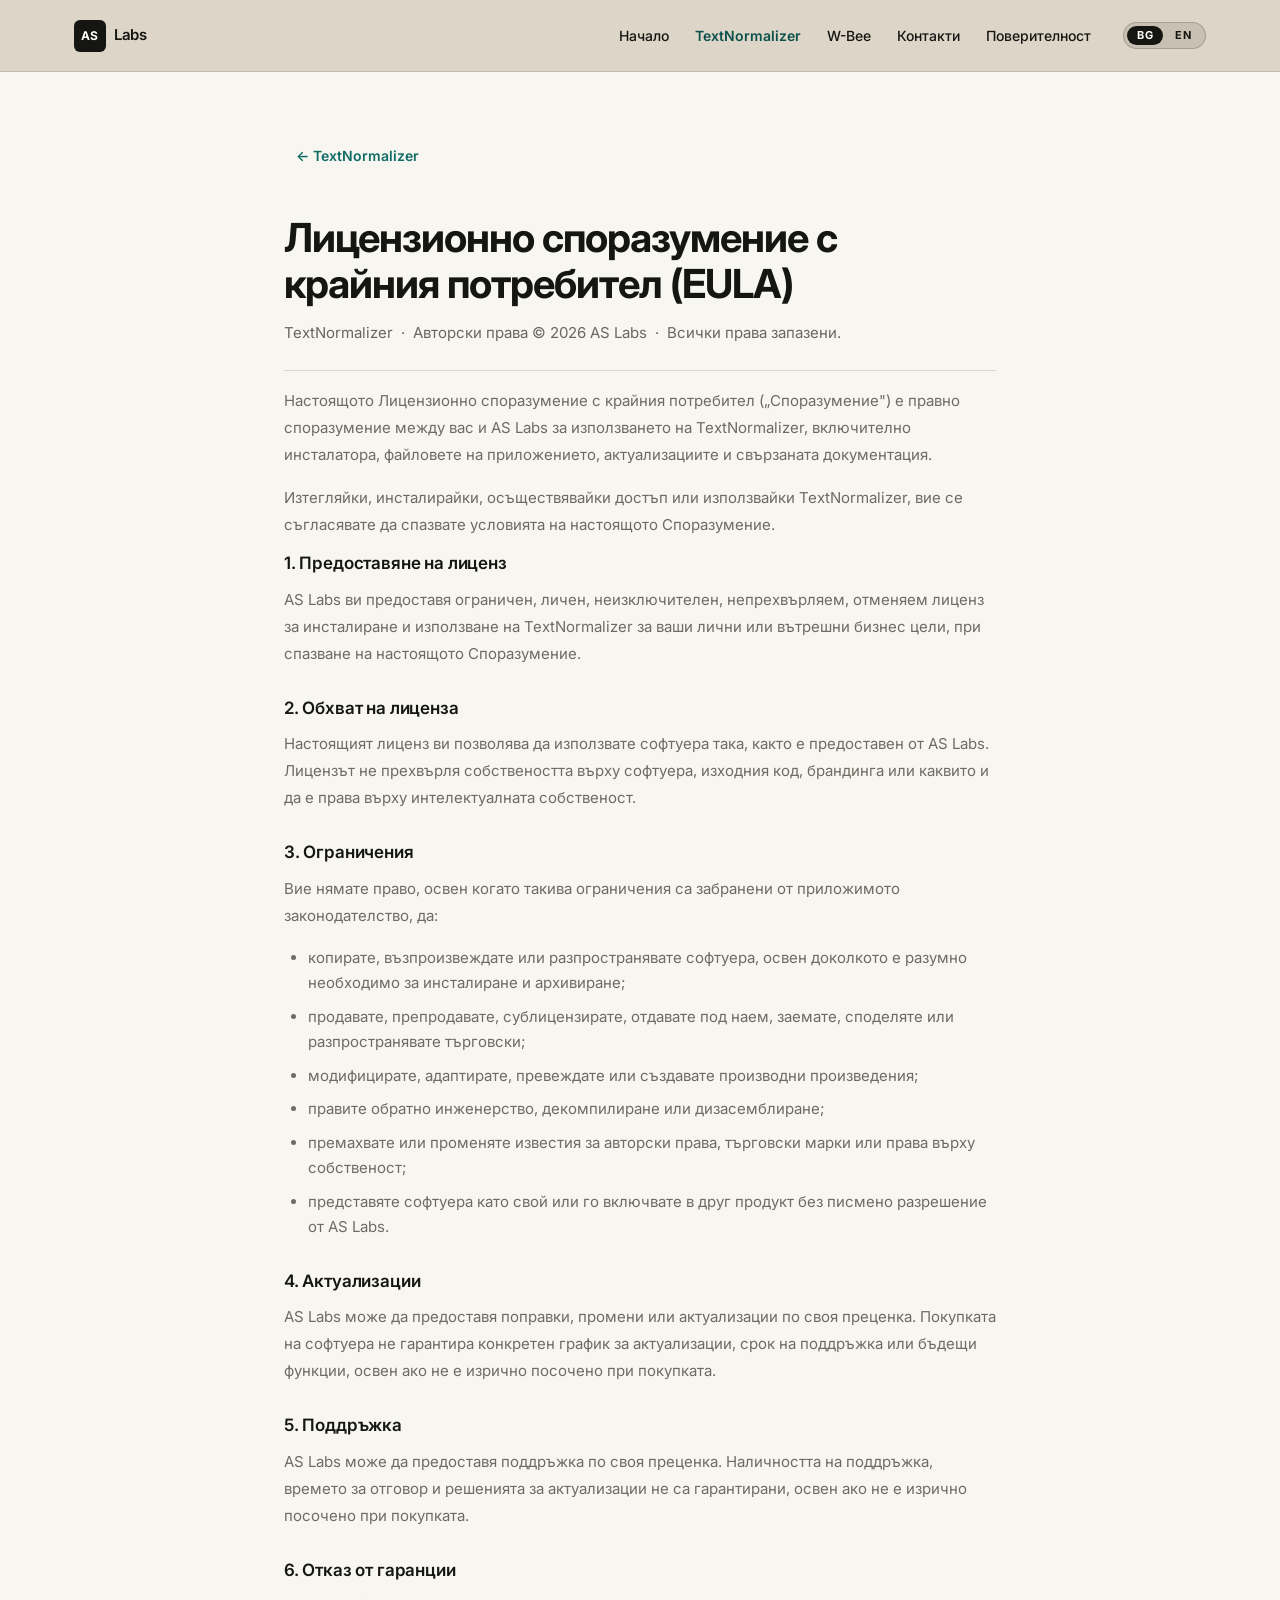
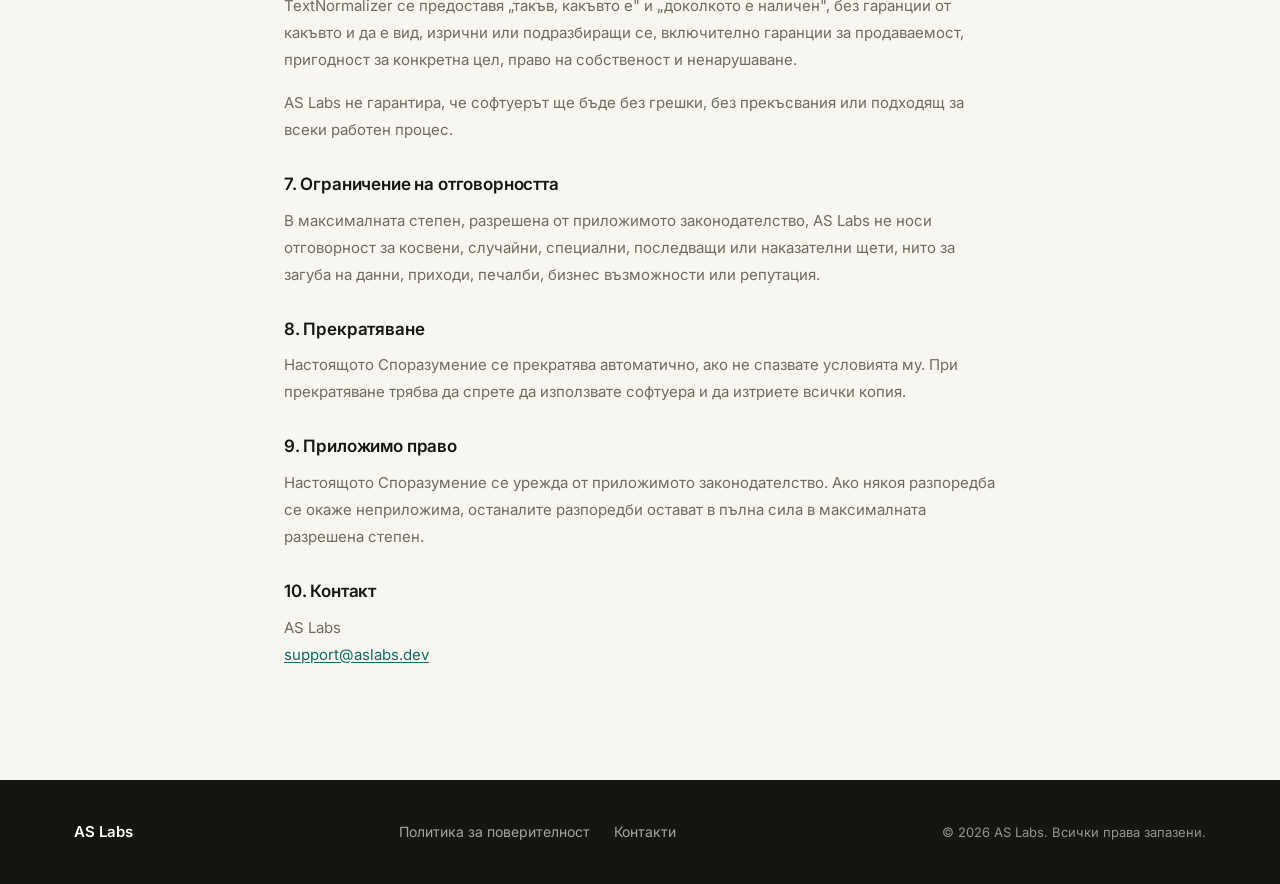
<file: docs/textnormalizer/eula.html>
<!DOCTYPE html>
<html lang="bg">
<head>
    <meta charset="UTF-8">
    <meta name="viewport" content="width=device-width, initial-scale=1.0">
    <title>License Agreement (EULA) — TextNormalizer — AS Labs</title>
    <meta name="description" content="End User License Agreement for TextNormalizer by AS Labs.">
    <link rel="preconnect" href="https://fonts.googleapis.com">
    <link rel="preconnect" href="https://fonts.gstatic.com" crossorigin>
    <link href="https://fonts.googleapis.com/css2?family=Inter:wght@400;500;600;700;800&display=swap" rel="stylesheet">
    <link rel="stylesheet" href="../../style.css?v=6">
    <link rel="icon" href="data:image/svg+xml,%3Csvg%20xmlns='http://www.w3.org/2000/svg'%20viewBox='0%200%20100%20100'%3E%3Crect%20width='100'%20height='100'%20rx='18'%20fill='%232563eb'/%3E%3Ctext%20x='50'%20y='70'%20font-size='54'%20font-family='system-ui'%20font-weight='800'%20fill='white'%20text-anchor='middle'%3EAS%3C/text%3E%3C/svg%3E">
</head>
<body data-page="tn-doc">

    <header class="site-header">
        <div class="nav-inner">
            <a href="../../index.html" class="logo">
                <span class="logo-mark">AS</span>
                <span class="logo-text">Labs</span>
            </a>
            <nav id="main-nav" aria-label="Главно меню">
                <ul class="nav-links" id="nav-links">
                    <li><a href="../../index.html"          data-i18n="nav.home">Начало</a></li>
                    <li><a href="../../textnormalizer.html" data-i18n="nav.tn" aria-current="page">TextNormalizer</a></li>
                    <li><a href="../../wbee.html"           data-i18n="nav.wbee">W-Bee</a></li>
                    <li><a href="../../index.html#contact"  data-i18n="nav.contact">Контакти</a></li>
                    <li><a href="../../privacy.html"        data-i18n="nav.privacy">Поверителност</a></li>
                </ul>
            </nav>
            <div class="nav-actions">
                <div class="lang-switcher" role="group" aria-label="Език / Language">
                    <button class="lang-opt" data-target-lang="bg" aria-pressed="true">BG</button>
                    <button class="lang-opt" data-target-lang="en" aria-pressed="false">EN</button>
                </div>
                <button id="menu-toggle" class="menu-btn" aria-label="Отвори меню" aria-expanded="false">
                    <span></span><span></span><span></span>
                </button>
            </div>
        </div>
    </header>

    <main>
        <section class="doc-page-section">
            <div class="container doc-page-container">

                <a href="../../textnormalizer.html#documents" class="doc-back">← TextNormalizer</a>

                <!-- ═══ BULGARIAN VERSION ═══ -->
                <div data-lang="bg" class="doc-content">
                    <h1>Лицензионно споразумение с крайния потребител (EULA)</h1>
                    <p class="doc-meta">TextNormalizer &nbsp;·&nbsp; Авторски права © 2026 AS Labs &nbsp;·&nbsp; Всички права запазени.</p>

                    <p>Настоящото Лицензионно споразумение с крайния потребител („Споразумение") е правно споразумение между вас и AS Labs за използването на TextNormalizer, включително инсталатора, файловете на приложението, актуализациите и свързаната документация.</p>
                    <p>Изтегляйки, инсталирайки, осъществявайки достъп или използвайки TextNormalizer, вие се съгласявате да спазвате условията на настоящото Споразумение.</p>

                    <h2>1. Предоставяне на лиценз</h2>
                    <p>AS Labs ви предоставя ограничен, личен, неизключителен, непрехвърляем, отменяем лиценз за инсталиране и използване на TextNormalizer за ваши лични или вътрешни бизнес цели, при спазване на настоящото Споразумение.</p>

                    <h2>2. Обхват на лиценза</h2>
                    <p>Настоящият лиценз ви позволява да използвате софтуера така, както е предоставен от AS Labs. Лицензът не прехвърля собствеността върху софтуера, изходния код, брандинга или каквито и да е права върху интелектуалната собственост.</p>

                    <h2>3. Ограничения</h2>
                    <p>Вие нямате право, освен когато такива ограничения са забранени от приложимото законодателство, да:</p>
                    <ul>
                        <li>копирате, възпроизвеждате или разпространявате софтуера, освен доколкото е разумно необходимо за инсталиране и архивиране;</li>
                        <li>продавате, препродавате, сублицензирате, отдавате под наем, заемате, споделяте или разпространявате търговски;</li>
                        <li>модифицирате, адаптирате, превеждате или създавате производни произведения;</li>
                        <li>правите обратно инженерство, декомпилиране или дизасемблиране;</li>
                        <li>премахвате или променяте известия за авторски права, търговски марки или права върху собственост;</li>
                        <li>представяте софтуера като свой или го включвате в друг продукт без писмено разрешение от AS Labs.</li>
                    </ul>

                    <h2>4. Актуализации</h2>
                    <p>AS Labs може да предоставя поправки, промени или актуализации по своя преценка. Покупката на софтуера не гарантира конкретен график за актуализации, срок на поддръжка или бъдещи функции, освен ако не е изрично посочено при покупката.</p>

                    <h2>5. Поддръжка</h2>
                    <p>AS Labs може да предоставя поддръжка по своя преценка. Наличността на поддръжка, времето за отговор и решенията за актуализации не са гарантирани, освен ако не е изрично посочено при покупката.</p>

                    <h2>6. Отказ от гаранции</h2>
                    <p>TextNormalizer се предоставя „такъв, какъвто е" и „доколкото е наличен", без гаранции от какъвто и да е вид, изрични или подразбиращи се, включително гаранции за продаваемост, пригодност за конкретна цел, право на собственост и ненарушаване.</p>
                    <p>AS Labs не гарантира, че софтуерът ще бъде без грешки, без прекъсвания или подходящ за всеки работен процес.</p>

                    <h2>7. Ограничение на отговорността</h2>
                    <p>В максималната степен, разрешена от приложимото законодателство, AS Labs не носи отговорност за косвени, случайни, специални, последващи или наказателни щети, нито за загуба на данни, приходи, печалби, бизнес възможности или репутация.</p>

                    <h2>8. Прекратяване</h2>
                    <p>Настоящото Споразумение се прекратява автоматично, ако не спазвате условията му. При прекратяване трябва да спрете да използвате софтуера и да изтриете всички копия.</p>

                    <h2>9. Приложимо право</h2>
                    <p>Настоящото Споразумение се урежда от приложимото законодателство. Ако някоя разпоредба се окаже неприложима, останалите разпоредби остават в пълна сила в максималната разрешена степен.</p>

                    <h2>10. Контакт</h2>
                    <p>AS Labs<br>
                    <a href="mailto:support@aslabs.dev">support@aslabs.dev</a></p>
                </div>

                <!-- ═══ ENGLISH VERSION ═══ -->
                <div data-lang="en" class="doc-content">
                    <h1>End User License Agreement (EULA)</h1>
                    <p class="doc-meta">TextNormalizer &nbsp;·&nbsp; Copyright © 2026 AS Labs &nbsp;·&nbsp; All rights reserved.</p>

                    <p>This End User License Agreement ("Agreement") is a legal agreement between you and AS Labs for the use of TextNormalizer, including any installer, application files, updates, and related documentation.</p>
                    <p>By downloading, installing, accessing, or using TextNormalizer, you agree to be bound by this Agreement.</p>

                    <h2>1. License Grant</h2>
                    <p>AS Labs grants you a limited, personal, non-exclusive, non-transferable, revocable license to install and use TextNormalizer for your own personal or internal business use, subject to this Agreement.</p>

                    <h2>2. License Scope</h2>
                    <p>This license allows you to use the software as delivered by AS Labs. This license does not transfer ownership of the software, source code, branding, or any intellectual property rights.</p>

                    <h2>3. Restrictions</h2>
                    <p>You may not, except where such restrictions are prohibited by applicable law:</p>
                    <ul>
                        <li>copy, reproduce, or redistribute the software except as reasonably necessary for installation and backup;</li>
                        <li>sell, resell, sublicense, rent, lease, lend, share, or commercially distribute the software;</li>
                        <li>modify, adapt, translate, or create derivative works based on the software;</li>
                        <li>reverse engineer, decompile, disassemble, or otherwise attempt to derive source code;</li>
                        <li>remove or alter copyright, trademark, or proprietary notices;</li>
                        <li>present the software as your own or include it in another product or service without written permission from AS Labs.</li>
                    </ul>

                    <h2>4. Updates</h2>
                    <p>AS Labs may provide fixes, changes, or updates at its discretion. Purchase of the software does not guarantee any specific update schedule, support term, or future feature set unless explicitly stated at the time of purchase.</p>

                    <h2>5. Support</h2>
                    <p>AS Labs may provide product support at its discretion. Support availability, response times, and update decisions are not guaranteed unless explicitly stated at the time of purchase.</p>

                    <h2>6. Disclaimer of Warranties</h2>
                    <p>TextNormalizer is provided "as is" and "as available", without warranty of any kind, express or implied, including but not limited to warranties of merchantability, fitness for a particular purpose, title, and non-infringement.</p>
                    <p>AS Labs does not warrant that the software will be error-free, uninterrupted, or suitable for every workflow or environment.</p>

                    <h2>7. Limitation of Liability</h2>
                    <p>To the maximum extent permitted by applicable law, AS Labs shall not be liable for any indirect, incidental, special, consequential, punitive, or exemplary damages, or for any loss of data, revenue, profits, business opportunities, or goodwill arising out of or related to the use of or inability to use the software.</p>

                    <h2>8. Termination</h2>
                    <p>This Agreement terminates automatically if you fail to comply with its terms. Upon termination, you must stop using the software and delete all copies in your possession or control.</p>

                    <h2>9. Governing Law</h2>
                    <p>This Agreement shall be governed by applicable law. If any provision of this Agreement is found unenforceable, the remaining provisions shall remain in full force to the maximum extent permitted by law.</p>

                    <h2>10. Contact</h2>
                    <p>AS Labs<br>
                    <a href="mailto:support@aslabs.dev">support@aslabs.dev</a></p>
                </div>

            </div>
        </section>
    </main>

    <footer class="site-footer">
        <div class="container footer-inner">
            <a href="../../index.html" class="footer-logo">AS Labs</a>
            <nav class="footer-nav" aria-label="Footer навигация">
                <a href="../../privacy.html"       data-i18n="footer.privacy">Политика за поверителност</a>
                <a href="../../index.html#contact" data-i18n="footer.contact">Контакти</a>
            </nav>
            <p class="footer-copy" data-i18n="footer.copy">© 2026 AS Labs. Всички права запазени.</p>
        </div>
    </footer>

    <script src="../../script.js?v=6"></script>
</body>
</html>
</file>
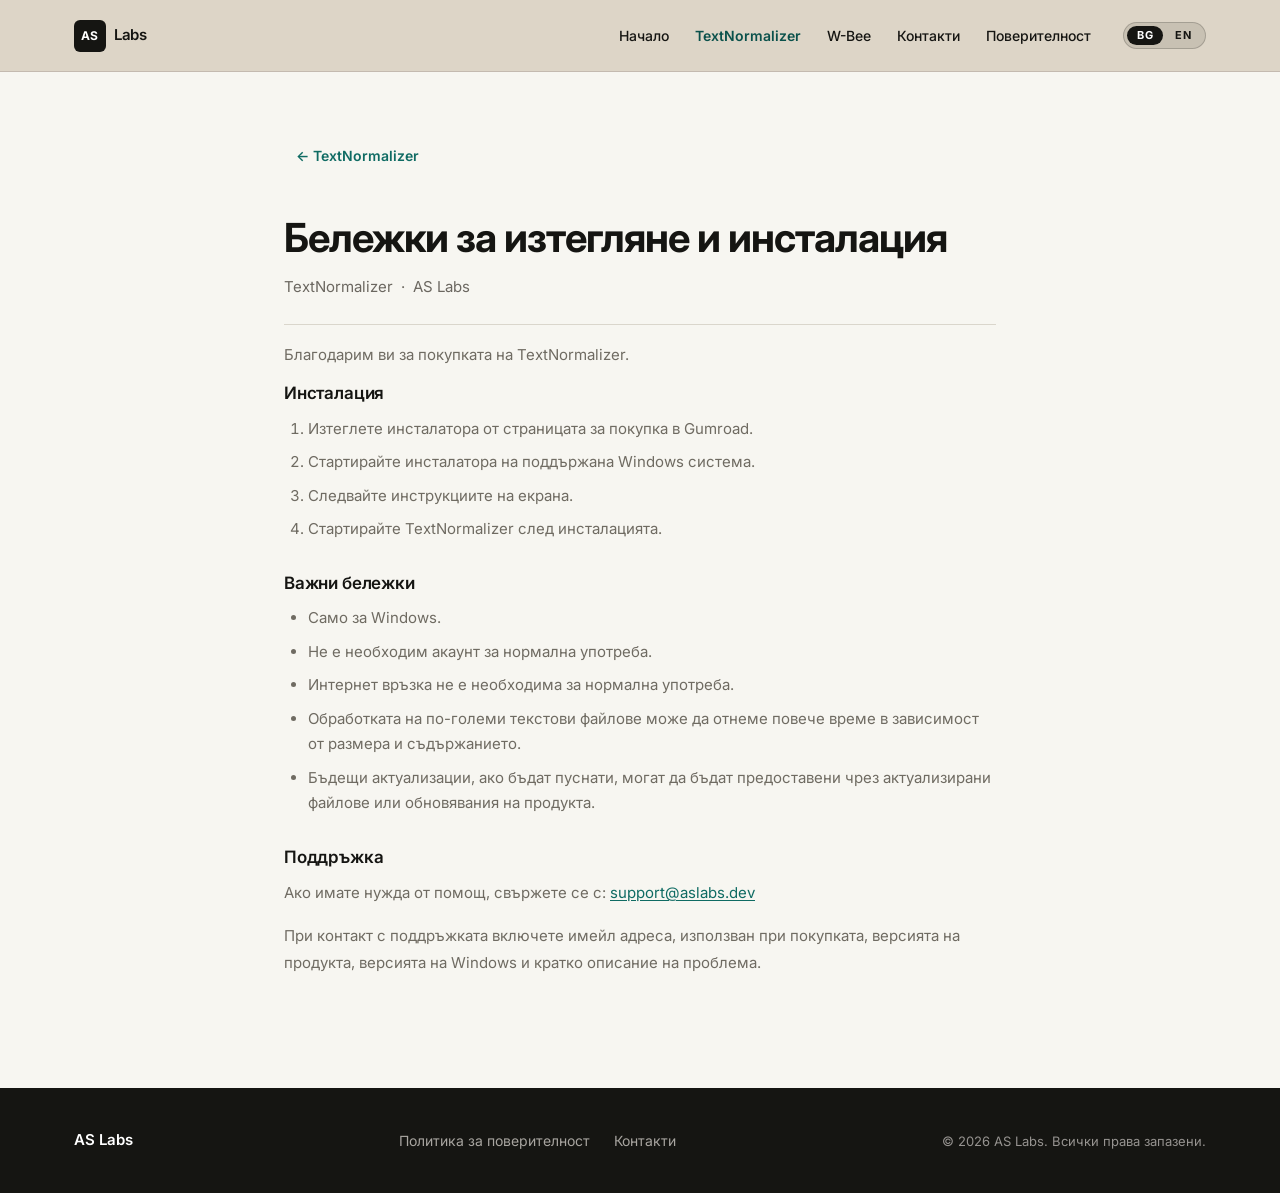
<file: docs/textnormalizer/post-purchase.html>
<!DOCTYPE html>
<html lang="bg">
<head>
    <meta charset="UTF-8">
    <meta name="viewport" content="width=device-width, initial-scale=1.0">
    <title>Post-Purchase Notes — TextNormalizer — AS Labs</title>
    <meta name="description" content="Download and installation notes for TextNormalizer by AS Labs.">
    <link rel="preconnect" href="https://fonts.googleapis.com">
    <link rel="preconnect" href="https://fonts.gstatic.com" crossorigin>
    <link href="https://fonts.googleapis.com/css2?family=Inter:wght@400;500;600;700;800&display=swap" rel="stylesheet">
    <link rel="stylesheet" href="../../style.css?v=6">
    <link rel="icon" href="data:image/svg+xml,%3Csvg%20xmlns='http://www.w3.org/2000/svg'%20viewBox='0%200%20100%20100'%3E%3Crect%20width='100'%20height='100'%20rx='18'%20fill='%232563eb'/%3E%3Ctext%20x='50'%20y='70'%20font-size='54'%20font-family='system-ui'%20font-weight='800'%20fill='white'%20text-anchor='middle'%3EAS%3C/text%3E%3C/svg%3E">
</head>
<body data-page="tn-doc">

    <header class="site-header">
        <div class="nav-inner">
            <a href="../../index.html" class="logo">
                <span class="logo-mark">AS</span>
                <span class="logo-text">Labs</span>
            </a>
            <nav id="main-nav" aria-label="Главно меню">
                <ul class="nav-links" id="nav-links">
                    <li><a href="../../index.html"          data-i18n="nav.home">Начало</a></li>
                    <li><a href="../../textnormalizer.html" data-i18n="nav.tn" aria-current="page">TextNormalizer</a></li>
                    <li><a href="../../wbee.html"           data-i18n="nav.wbee">W-Bee</a></li>
                    <li><a href="../../index.html#contact"  data-i18n="nav.contact">Контакти</a></li>
                    <li><a href="../../privacy.html"        data-i18n="nav.privacy">Поверителност</a></li>
                </ul>
            </nav>
            <div class="nav-actions">
                <div class="lang-switcher" role="group" aria-label="Език / Language">
                    <button class="lang-opt" data-target-lang="bg" aria-pressed="true">BG</button>
                    <button class="lang-opt" data-target-lang="en" aria-pressed="false">EN</button>
                </div>
                <button id="menu-toggle" class="menu-btn" aria-label="Отвори меню" aria-expanded="false">
                    <span></span><span></span><span></span>
                </button>
            </div>
        </div>
    </header>

    <main>
        <section class="doc-page-section">
            <div class="container doc-page-container">

                <a href="../../textnormalizer.html#documents" class="doc-back">← TextNormalizer</a>

                <!-- ═══ BULGARIAN VERSION ═══ -->
                <div data-lang="bg" class="doc-content">
                    <h1>Бележки за изтегляне и инсталация</h1>
                    <p class="doc-meta">TextNormalizer &nbsp;·&nbsp; AS Labs</p>

                    <p>Благодарим ви за покупката на TextNormalizer.</p>

                    <h2>Инсталация</h2>
                    <ol>
                        <li>Изтеглете инсталатора от страницата за покупка в Gumroad.</li>
                        <li>Стартирайте инсталатора на поддържана Windows система.</li>
                        <li>Следвайте инструкциите на екрана.</li>
                        <li>Стартирайте TextNormalizer след инсталацията.</li>
                    </ol>

                    <h2>Важни бележки</h2>
                    <ul>
                        <li>Само за Windows.</li>
                        <li>Не е необходим акаунт за нормална употреба.</li>
                        <li>Интернет връзка не е необходима за нормална употреба.</li>
                        <li>Обработката на по-големи текстови файлове може да отнеме повече време в зависимост от размера и съдържанието.</li>
                        <li>Бъдещи актуализации, ако бъдат пуснати, могат да бъдат предоставени чрез актуализирани файлове или обновявания на продукта.</li>
                    </ul>

                    <h2>Поддръжка</h2>
                    <p>Ако имате нужда от помощ, свържете се с: <a href="mailto:support@aslabs.dev">support@aslabs.dev</a></p>
                    <p>При контакт с поддръжката включете имейл адреса, използван при покупката, версията на продукта, версията на Windows и кратко описание на проблема.</p>
                </div>

                <!-- ═══ ENGLISH VERSION ═══ -->
                <div data-lang="en" class="doc-content">
                    <h1>Download and Installation Notes</h1>
                    <p class="doc-meta">TextNormalizer &nbsp;·&nbsp; AS Labs</p>

                    <p>Thank you for purchasing TextNormalizer.</p>

                    <h2>Installation</h2>
                    <ol>
                        <li>Download the installer from your Gumroad purchase page.</li>
                        <li>Run the installer on a supported Windows system.</li>
                        <li>Follow the on-screen setup instructions.</li>
                        <li>Launch TextNormalizer after installation.</li>
                    </ol>

                    <h2>Important notes</h2>
                    <ul>
                        <li>Windows only.</li>
                        <li>No account is required for normal use.</li>
                        <li>Internet connection is not required for normal use.</li>
                        <li>Large text files may take longer to process depending on file size and content.</li>
                        <li>Future updates, if released, may be provided through updated files or product updates.</li>
                    </ul>

                    <h2>Support</h2>
                    <p>If you need help, contact: <a href="mailto:support@aslabs.dev">support@aslabs.dev</a></p>
                    <p>When contacting support, include your purchase email, product version, Windows version, and a short description of the issue.</p>
                </div>

            </div>
        </section>
    </main>

    <footer class="site-footer">
        <div class="container footer-inner">
            <a href="../../index.html" class="footer-logo">AS Labs</a>
            <nav class="footer-nav" aria-label="Footer навигация">
                <a href="../../privacy.html"       data-i18n="footer.privacy">Политика за поверителност</a>
                <a href="../../index.html#contact" data-i18n="footer.contact">Контакти</a>
            </nav>
            <p class="footer-copy" data-i18n="footer.copy">© 2026 AS Labs. Всички права запазени.</p>
        </div>
    </footer>

    <script src="../../script.js?v=6"></script>
</body>
</html>
</file>
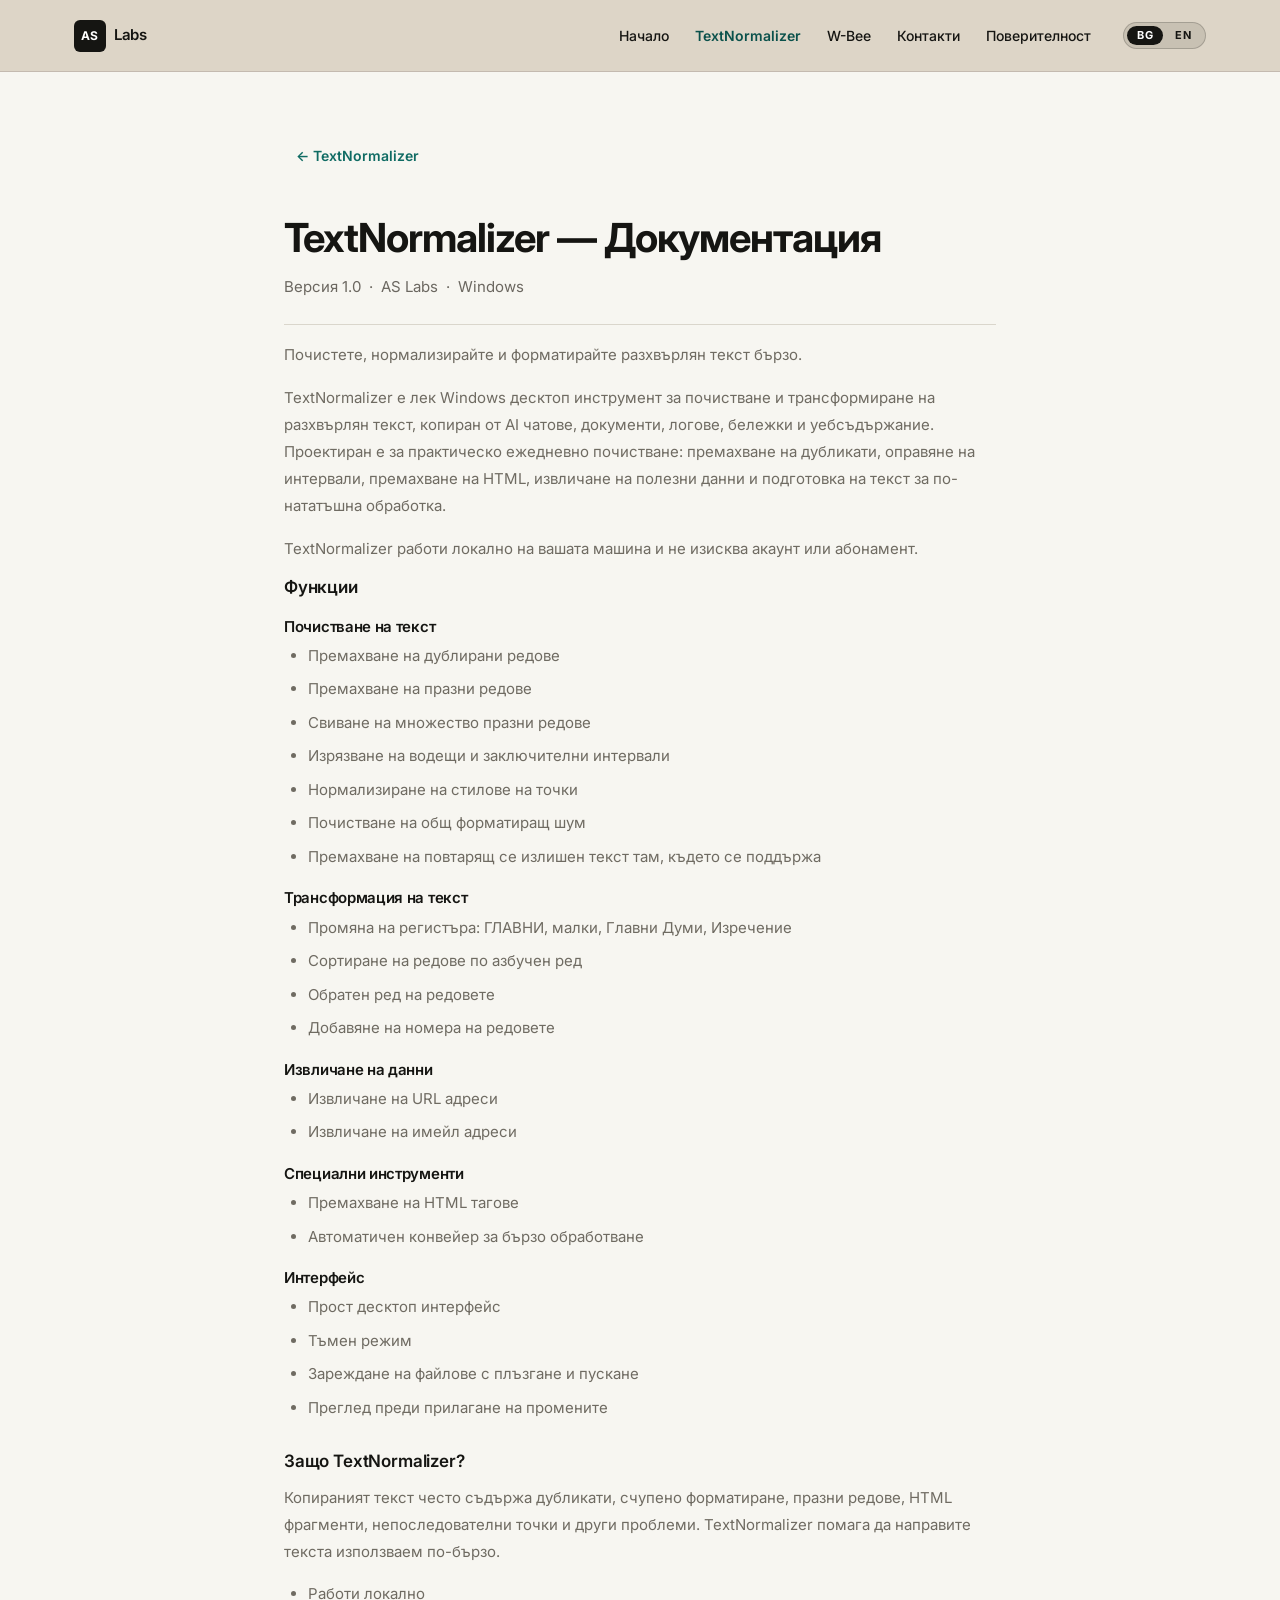
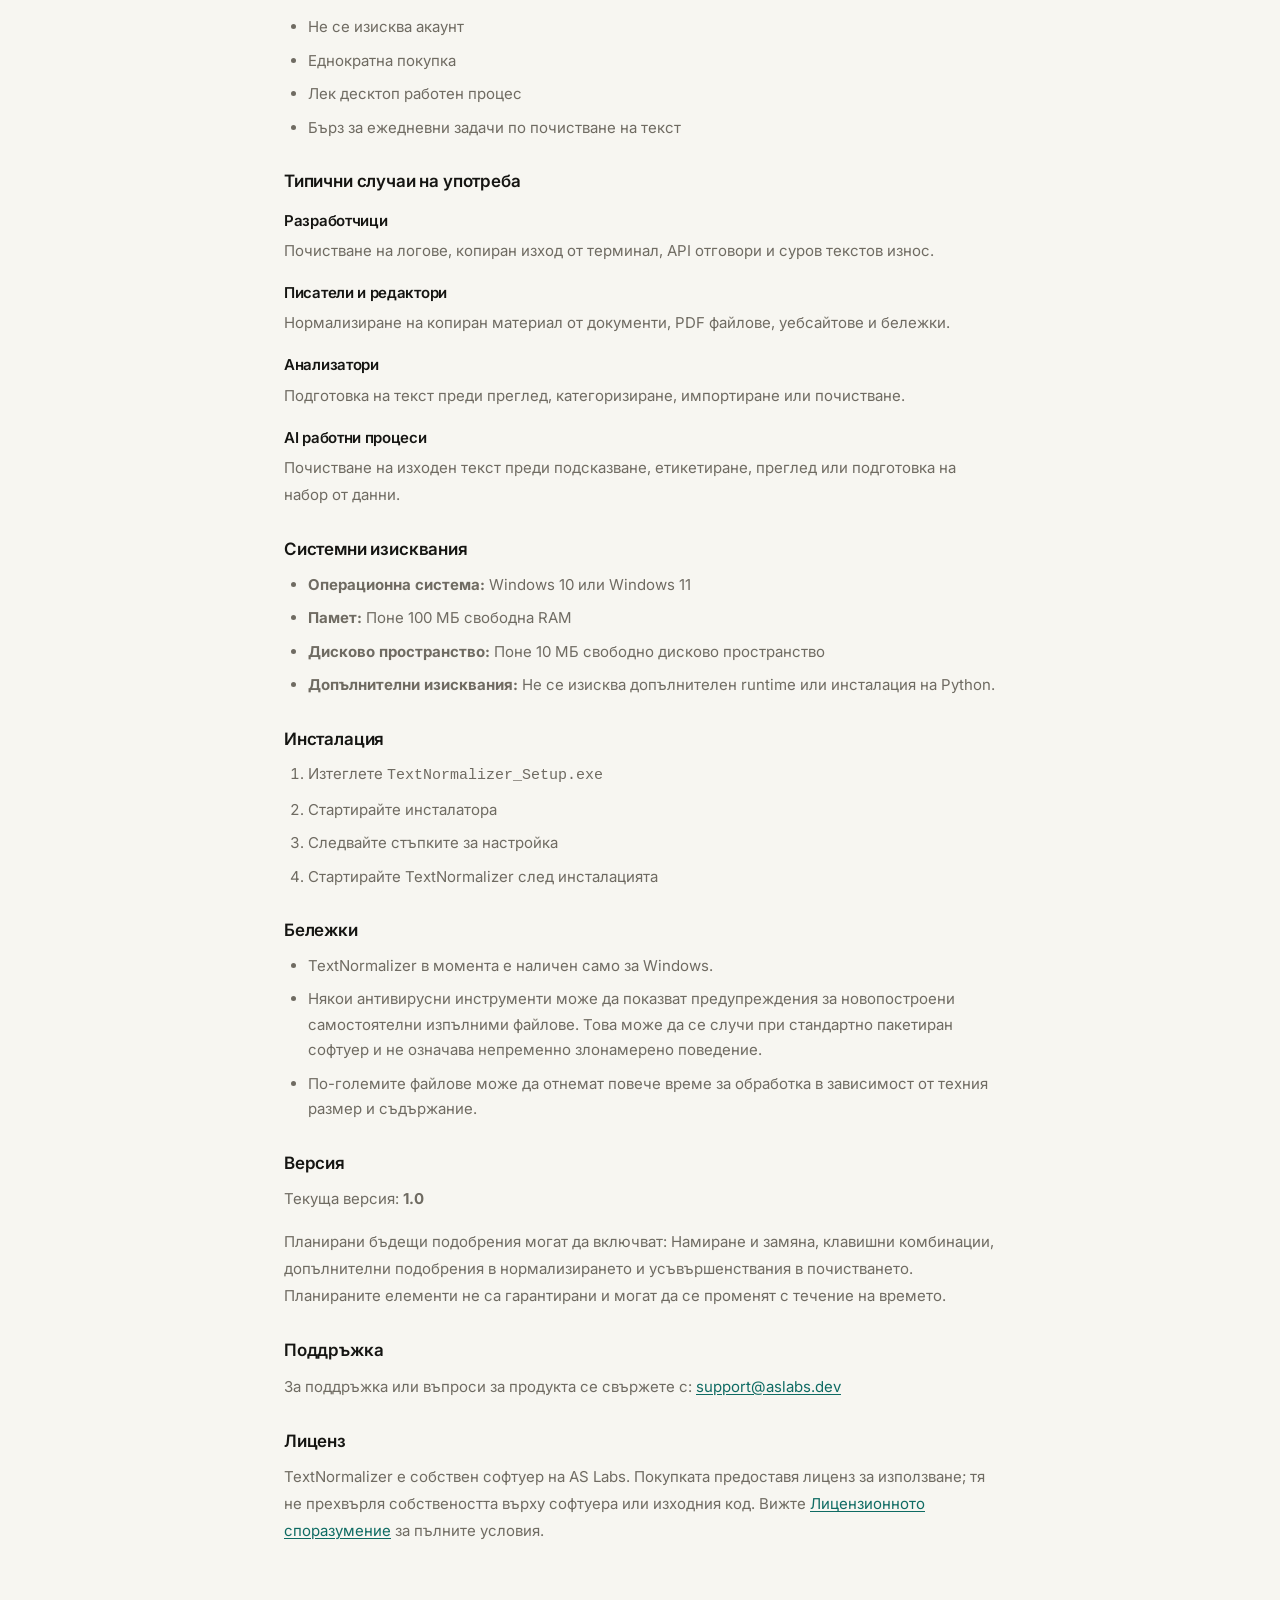
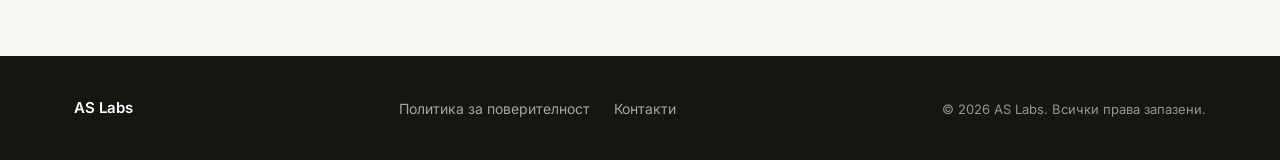
<file: docs/textnormalizer/readme.html>
<!DOCTYPE html>
<html lang="bg">
<head>
    <meta charset="UTF-8">
    <meta name="viewport" content="width=device-width, initial-scale=1.0">
    <title>Documentation — TextNormalizer — AS Labs</title>
    <meta name="description" content="Full documentation for TextNormalizer by AS Labs. Features, system requirements, and installation guide.">
    <link rel="preconnect" href="https://fonts.googleapis.com">
    <link rel="preconnect" href="https://fonts.gstatic.com" crossorigin>
    <link href="https://fonts.googleapis.com/css2?family=Inter:wght@400;500;600;700;800&display=swap" rel="stylesheet">
    <link rel="stylesheet" href="../../style.css?v=6">
    <link rel="icon" href="data:image/svg+xml,%3Csvg%20xmlns='http://www.w3.org/2000/svg'%20viewBox='0%200%20100%20100'%3E%3Crect%20width='100'%20height='100'%20rx='18'%20fill='%232563eb'/%3E%3Ctext%20x='50'%20y='70'%20font-size='54'%20font-family='system-ui'%20font-weight='800'%20fill='white'%20text-anchor='middle'%3EAS%3C/text%3E%3C/svg%3E">
</head>
<body data-page="tn-doc">

    <header class="site-header">
        <div class="nav-inner">
            <a href="../../index.html" class="logo">
                <span class="logo-mark">AS</span>
                <span class="logo-text">Labs</span>
            </a>
            <nav id="main-nav" aria-label="Главно меню">
                <ul class="nav-links" id="nav-links">
                    <li><a href="../../index.html"          data-i18n="nav.home">Начало</a></li>
                    <li><a href="../../textnormalizer.html" data-i18n="nav.tn" aria-current="page">TextNormalizer</a></li>
                    <li><a href="../../wbee.html"           data-i18n="nav.wbee">W-Bee</a></li>
                    <li><a href="../../index.html#contact"  data-i18n="nav.contact">Контакти</a></li>
                    <li><a href="../../privacy.html"        data-i18n="nav.privacy">Поверителност</a></li>
                </ul>
            </nav>
            <div class="nav-actions">
                <div class="lang-switcher" role="group" aria-label="Език / Language">
                    <button class="lang-opt" data-target-lang="bg" aria-pressed="true">BG</button>
                    <button class="lang-opt" data-target-lang="en" aria-pressed="false">EN</button>
                </div>
                <button id="menu-toggle" class="menu-btn" aria-label="Отвори меню" aria-expanded="false">
                    <span></span><span></span><span></span>
                </button>
            </div>
        </div>
    </header>

    <main>
        <section class="doc-page-section">
            <div class="container doc-page-container">

                <a href="../../textnormalizer.html#documents" class="doc-back">← TextNormalizer</a>

                <!-- ═══ BULGARIAN VERSION ═══ -->
                <div data-lang="bg" class="doc-content">
                    <h1>TextNormalizer — Документация</h1>
                    <p class="doc-meta">Версия 1.0 &nbsp;·&nbsp; AS Labs &nbsp;·&nbsp; Windows</p>

                    <p>Почистете, нормализирайте и форматирайте разхвърлян текст бързо.</p>
                    <p>TextNormalizer е лек Windows десктоп инструмент за почистване и трансформиране на разхвърлян текст, копиран от AI чатове, документи, логове, бележки и уебсъдържание. Проектиран е за практическо ежедневно почистване: премахване на дубликати, оправяне на интервали, премахване на HTML, извличане на полезни данни и подготовка на текст за по-нататъшна обработка.</p>
                    <p>TextNormalizer работи локално на вашата машина и не изисква акаунт или абонамент.</p>

                    <h2>Функции</h2>

                    <h3>Почистване на текст</h3>
                    <ul>
                        <li>Премахване на дублирани редове</li>
                        <li>Премахване на празни редове</li>
                        <li>Свиване на множество празни редове</li>
                        <li>Изрязване на водещи и заключителни интервали</li>
                        <li>Нормализиране на стилове на точки</li>
                        <li>Почистване на общ форматиращ шум</li>
                        <li>Премахване на повтарящ се излишен текст там, където се поддържа</li>
                    </ul>

                    <h3>Трансформация на текст</h3>
                    <ul>
                        <li>Промяна на регистъра: ГЛАВНИ, малки, Главни Думи, Изречение</li>
                        <li>Сортиране на редове по азбучен ред</li>
                        <li>Обратен ред на редовете</li>
                        <li>Добавяне на номера на редовете</li>
                    </ul>

                    <h3>Извличане на данни</h3>
                    <ul>
                        <li>Извличане на URL адреси</li>
                        <li>Извличане на имейл адреси</li>
                    </ul>

                    <h3>Специални инструменти</h3>
                    <ul>
                        <li>Премахване на HTML тагове</li>
                        <li>Автоматичен конвейер за бързо обработване</li>
                    </ul>

                    <h3>Интерфейс</h3>
                    <ul>
                        <li>Прост десктоп интерфейс</li>
                        <li>Тъмен режим</li>
                        <li>Зареждане на файлове с плъзгане и пускане</li>
                        <li>Преглед преди прилагане на промените</li>
                    </ul>

                    <h2>Защо TextNormalizer?</h2>
                    <p>Копираният текст често съдържа дубликати, счупено форматиране, празни редове, HTML фрагменти, непоследователни точки и други проблеми. TextNormalizer помага да направите текста използваем по-бързо.</p>
                    <ul>
                        <li>Работи локално</li>
                        <li>Не се изисква акаунт</li>
                        <li>Еднократна покупка</li>
                        <li>Лек десктоп работен процес</li>
                        <li>Бърз за ежедневни задачи по почистване на текст</li>
                    </ul>

                    <h2>Типични случаи на употреба</h2>

                    <h3>Разработчици</h3>
                    <p>Почистване на логове, копиран изход от терминал, API отговори и суров текстов износ.</p>

                    <h3>Писатели и редактори</h3>
                    <p>Нормализиране на копиран материал от документи, PDF файлове, уебсайтове и бележки.</p>

                    <h3>Анализатори</h3>
                    <p>Подготовка на текст преди преглед, категоризиране, импортиране или почистване.</p>

                    <h3>AI работни процеси</h3>
                    <p>Почистване на изходен текст преди подсказване, етикетиране, преглед или подготовка на набор от данни.</p>

                    <h2>Системни изисквания</h2>
                    <ul>
                        <li><strong>Операционна система:</strong> Windows 10 или Windows 11</li>
                        <li><strong>Памет:</strong> Поне 100 МБ свободна RAM</li>
                        <li><strong>Дисково пространство:</strong> Поне 10 МБ свободно дисково пространство</li>
                        <li><strong>Допълнителни изисквания:</strong> Не се изисква допълнителен runtime или инсталация на Python.</li>
                    </ul>

                    <h2>Инсталация</h2>
                    <ol>
                        <li>Изтеглете <code>TextNormalizer_Setup.exe</code></li>
                        <li>Стартирайте инсталатора</li>
                        <li>Следвайте стъпките за настройка</li>
                        <li>Стартирайте TextNormalizer след инсталацията</li>
                    </ol>

                    <h2>Бележки</h2>
                    <ul>
                        <li>TextNormalizer в момента е наличен само за Windows.</li>
                        <li>Някои антивирусни инструменти може да показват предупреждения за новопостроени самостоятелни изпълними файлове. Това може да се случи при стандартно пакетиран софтуер и не означава непременно злонамерено поведение.</li>
                        <li>По-големите файлове може да отнемат повече време за обработка в зависимост от техния размер и съдържание.</li>
                    </ul>

                    <h2>Версия</h2>
                    <p>Текуща версия: <strong>1.0</strong></p>
                    <p>Планирани бъдещи подобрения могат да включват: Намиране и замяна, клавишни комбинации, допълнителни подобрения в нормализирането и усъвършенствания в почистването. Планираните елементи не са гарантирани и могат да се променят с течение на времето.</p>

                    <h2>Поддръжка</h2>
                    <p>За поддръжка или въпроси за продукта се свържете с: <a href="mailto:support@aslabs.dev">support@aslabs.dev</a></p>

                    <h2>Лиценз</h2>
                    <p>TextNormalizer е собствен софтуер на AS Labs. Покупката предоставя лиценз за използване; тя не прехвърля собствеността върху софтуера или изходния код. Вижте <a href="eula.html">Лицензионното споразумение</a> за пълните условия.</p>
                </div>

                <!-- ═══ ENGLISH VERSION ═══ -->
                <div data-lang="en" class="doc-content">
                    <h1>TextNormalizer — Documentation</h1>
                    <p class="doc-meta">Version 1.0 &nbsp;·&nbsp; AS Labs &nbsp;·&nbsp; Windows</p>

                    <p>Clean, normalize, and format messy text quickly.</p>
                    <p>TextNormalizer is a lightweight Windows desktop utility for cleaning and transforming messy text copied from AI chats, documents, logs, notes, and web content. It is designed for practical everyday text cleanup: removing duplicates, fixing spacing, stripping HTML, extracting useful data, and preparing text for further editing or processing.</p>
                    <p>TextNormalizer runs locally on your machine and does not require an account or subscription.</p>

                    <h2>Features</h2>

                    <h3>Text cleaning</h3>
                    <ul>
                        <li>Remove duplicate lines</li>
                        <li>Remove empty lines</li>
                        <li>Collapse multiple blank lines</li>
                        <li>Trim leading and trailing whitespace</li>
                        <li>Normalize bullet styles</li>
                        <li>Clean common formatting noise</li>
                        <li>Remove repeated filler-style text where supported</li>
                    </ul>

                    <h3>Text transformation</h3>
                    <ul>
                        <li>Convert case: UPPERCASE, lowercase, Title Case, Sentence case</li>
                        <li>Sort lines alphabetically</li>
                        <li>Reverse line order</li>
                        <li>Add line numbers</li>
                    </ul>

                    <h3>Data extraction</h3>
                    <ul>
                        <li>Extract URLs</li>
                        <li>Extract email addresses</li>
                    </ul>

                    <h3>Special utilities</h3>
                    <ul>
                        <li>Remove HTML tags</li>
                        <li>Auto-clean pipeline for quick processing</li>
                    </ul>

                    <h3>Interface</h3>
                    <ul>
                        <li>Simple desktop interface</li>
                        <li>Dark mode</li>
                        <li>Drag-and-drop file loading</li>
                        <li>Preview before applying changes</li>
                    </ul>

                    <h2>Why TextNormalizer</h2>
                    <p>Copied text often contains duplicates, broken formatting, empty lines, HTML fragments, inconsistent bullets, and other cleanup issues. TextNormalizer helps make that text usable faster.</p>
                    <ul>
                        <li>Runs locally</li>
                        <li>No account required</li>
                        <li>One-time purchase</li>
                        <li>Lightweight desktop workflow</li>
                        <li>Fast for everyday text-cleaning tasks</li>
                    </ul>

                    <h2>Typical use cases</h2>

                    <h3>Developers</h3>
                    <p>Clean logs, copied terminal output, API responses, and raw text exports.</p>

                    <h3>Writers and editors</h3>
                    <p>Normalize copied material from documents, PDFs, websites, and notes.</p>

                    <h3>Analysts</h3>
                    <p>Prepare text before review, categorization, import, or cleanup.</p>

                    <h3>AI workflows</h3>
                    <p>Clean source text before prompting, labeling, review, or dataset preparation.</p>

                    <h2>System requirements</h2>
                    <ul>
                        <li><strong>Operating system:</strong> Windows 10 or Windows 11</li>
                        <li><strong>Memory:</strong> At least 100 MB RAM available</li>
                        <li><strong>Disk space:</strong> At least 10 MB free disk space</li>
                        <li><strong>Additional requirements:</strong> No additional runtime or Python installation required.</li>
                    </ul>

                    <h2>Installation</h2>
                    <ol>
                        <li>Download <code>TextNormalizer_Setup.exe</code></li>
                        <li>Run the installer</li>
                        <li>Follow the setup steps</li>
                        <li>Launch TextNormalizer after installation</li>
                    </ol>

                    <h2>Notes</h2>
                    <ul>
                        <li>TextNormalizer is currently available for Windows only.</li>
                        <li>Some antivirus tools may display warnings for newly built standalone executables. This can happen with software packaged through common bundling tools and does not automatically indicate malicious behavior.</li>
                        <li>Large files may take longer to process depending on their size and content.</li>
                    </ul>

                    <h2>Version</h2>
                    <p>Current version: <strong>1.0</strong></p>
                    <p>Planned future improvements may include Find &amp; Replace, keyboard shortcuts, further normalization improvements, and additional cleanup refinements. Planned items are not guaranteed and may change over time.</p>

                    <h2>Support</h2>
                    <p>For support or product questions, contact: <a href="mailto:support@aslabs.dev">support@aslabs.dev</a></p>

                    <h2>License</h2>
                    <p>TextNormalizer is proprietary software by AS Labs. Purchase grants a license to use the software; it does not transfer ownership of the software or source code. See the <a href="eula.html">License Agreement</a> for full terms.</p>
                </div>

            </div>
        </section>
    </main>

    <footer class="site-footer">
        <div class="container footer-inner">
            <a href="../../index.html" class="footer-logo">AS Labs</a>
            <nav class="footer-nav" aria-label="Footer навигация">
                <a href="../../privacy.html"       data-i18n="footer.privacy">Политика за поверителност</a>
                <a href="../../index.html#contact" data-i18n="footer.contact">Контакти</a>
            </nav>
            <p class="footer-copy" data-i18n="footer.copy">© 2026 AS Labs. Всички права запазени.</p>
        </div>
    </footer>

    <script src="../../script.js?v=6"></script>
</body>
</html>
</file>
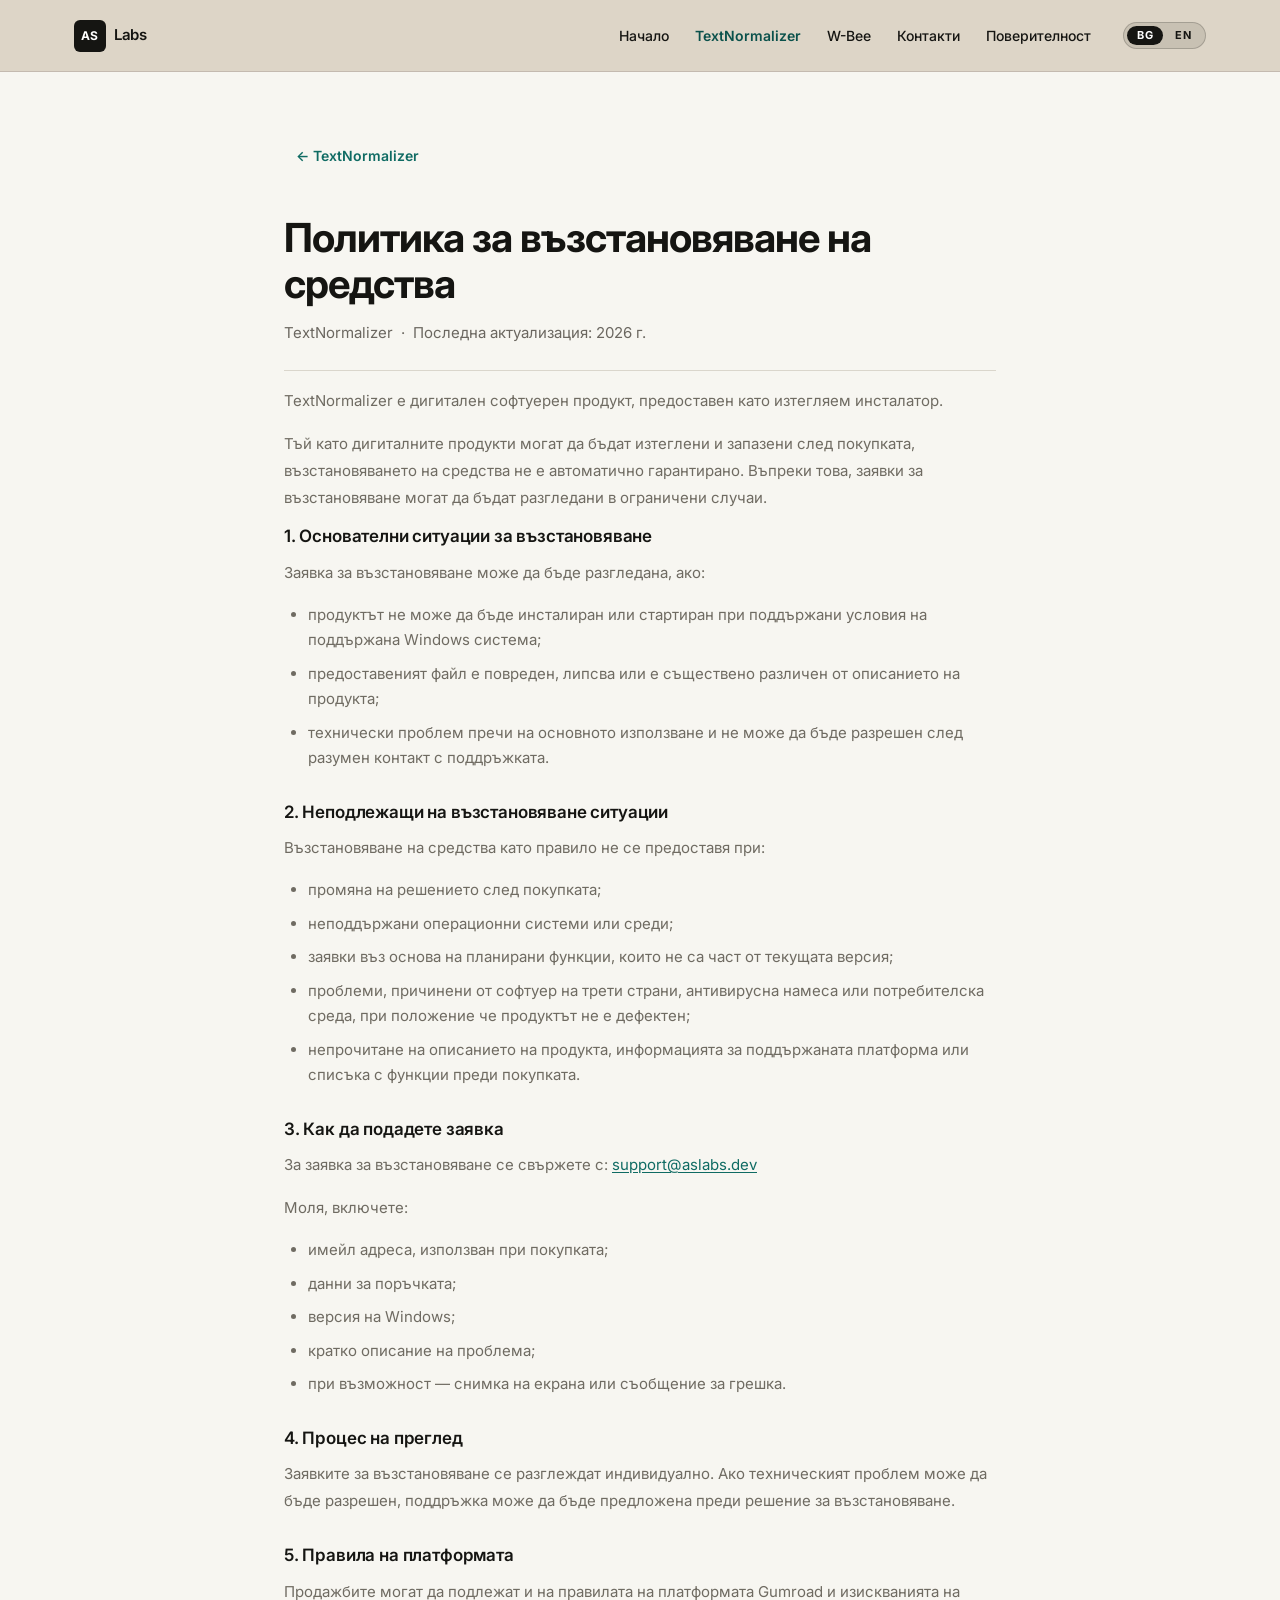
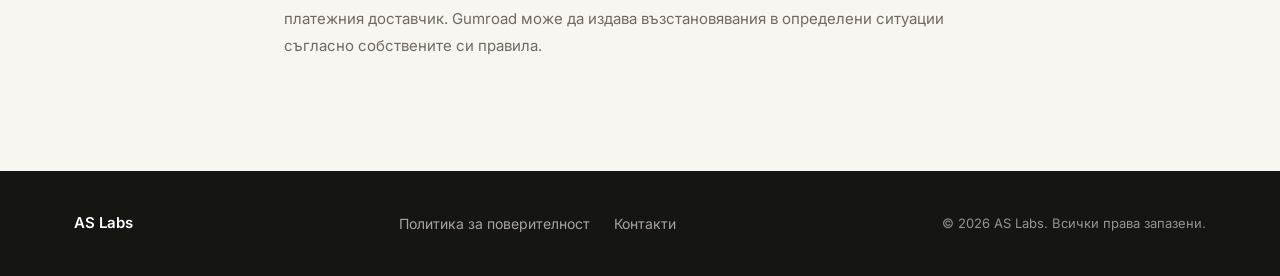
<file: docs/textnormalizer/refund-policy.html>
<!DOCTYPE html>
<html lang="bg">
<head>
    <meta charset="UTF-8">
    <meta name="viewport" content="width=device-width, initial-scale=1.0">
    <title>Refund Policy — TextNormalizer — AS Labs</title>
    <meta name="description" content="Refund policy for TextNormalizer by AS Labs.">
    <link rel="preconnect" href="https://fonts.googleapis.com">
    <link rel="preconnect" href="https://fonts.gstatic.com" crossorigin>
    <link href="https://fonts.googleapis.com/css2?family=Inter:wght@400;500;600;700;800&display=swap" rel="stylesheet">
    <link rel="stylesheet" href="../../style.css?v=6">
    <link rel="icon" href="data:image/svg+xml,%3Csvg%20xmlns='http://www.w3.org/2000/svg'%20viewBox='0%200%20100%20100'%3E%3Crect%20width='100'%20height='100'%20rx='18'%20fill='%232563eb'/%3E%3Ctext%20x='50'%20y='70'%20font-size='54'%20font-family='system-ui'%20font-weight='800'%20fill='white'%20text-anchor='middle'%3EAS%3C/text%3E%3C/svg%3E">
</head>
<body data-page="tn-doc">

    <header class="site-header">
        <div class="nav-inner">
            <a href="../../index.html" class="logo">
                <span class="logo-mark">AS</span>
                <span class="logo-text">Labs</span>
            </a>
            <nav id="main-nav" aria-label="Главно меню">
                <ul class="nav-links" id="nav-links">
                    <li><a href="../../index.html"          data-i18n="nav.home">Начало</a></li>
                    <li><a href="../../textnormalizer.html" data-i18n="nav.tn" aria-current="page">TextNormalizer</a></li>
                    <li><a href="../../wbee.html"           data-i18n="nav.wbee">W-Bee</a></li>
                    <li><a href="../../index.html#contact"  data-i18n="nav.contact">Контакти</a></li>
                    <li><a href="../../privacy.html"        data-i18n="nav.privacy">Поверителност</a></li>
                </ul>
            </nav>
            <div class="nav-actions">
                <div class="lang-switcher" role="group" aria-label="Език / Language">
                    <button class="lang-opt" data-target-lang="bg" aria-pressed="true">BG</button>
                    <button class="lang-opt" data-target-lang="en" aria-pressed="false">EN</button>
                </div>
                <button id="menu-toggle" class="menu-btn" aria-label="Отвори меню" aria-expanded="false">
                    <span></span><span></span><span></span>
                </button>
            </div>
        </div>
    </header>

    <main>
        <section class="doc-page-section">
            <div class="container doc-page-container">

                <a href="../../textnormalizer.html#documents" class="doc-back">← TextNormalizer</a>

                <!-- ═══ BULGARIAN VERSION ═══ -->
                <div data-lang="bg" class="doc-content">
                    <h1>Политика за възстановяване на средства</h1>
                    <p class="doc-meta">TextNormalizer &nbsp;·&nbsp; Последна актуализация: 2026 г.</p>

                    <p>TextNormalizer е дигитален софтуерен продукт, предоставен като изтегляем инсталатор.</p>
                    <p>Тъй като дигиталните продукти могат да бъдат изтеглени и запазени след покупката, възстановяването на средства не е автоматично гарантирано. Въпреки това, заявки за възстановяване могат да бъдат разгледани в ограничени случаи.</p>

                    <h2>1. Основателни ситуации за възстановяване</h2>
                    <p>Заявка за възстановяване може да бъде разгледана, ако:</p>
                    <ul>
                        <li>продуктът не може да бъде инсталиран или стартиран при поддържани условия на поддържана Windows система;</li>
                        <li>предоставеният файл е повреден, липсва или е съществено различен от описанието на продукта;</li>
                        <li>технически проблем пречи на основното използване и не може да бъде разрешен след разумен контакт с поддръжката.</li>
                    </ul>

                    <h2>2. Неподлежащи на възстановяване ситуации</h2>
                    <p>Възстановяване на средства като правило не се предоставя при:</p>
                    <ul>
                        <li>промяна на решението след покупката;</li>
                        <li>неподдържани операционни системи или среди;</li>
                        <li>заявки въз основа на планирани функции, които не са част от текущата версия;</li>
                        <li>проблеми, причинени от софтуер на трети страни, антивирусна намеса или потребителска среда, при положение че продуктът не е дефектен;</li>
                        <li>непрочитане на описанието на продукта, информацията за поддържаната платформа или списъка с функции преди покупката.</li>
                    </ul>

                    <h2>3. Как да подадете заявка</h2>
                    <p>За заявка за възстановяване се свържете с: <a href="mailto:support@aslabs.dev">support@aslabs.dev</a></p>
                    <p>Моля, включете:</p>
                    <ul>
                        <li>имейл адреса, използван при покупката;</li>
                        <li>данни за поръчката;</li>
                        <li>версия на Windows;</li>
                        <li>кратко описание на проблема;</li>
                        <li>при възможност — снимка на екрана или съобщение за грешка.</li>
                    </ul>

                    <h2>4. Процес на преглед</h2>
                    <p>Заявките за възстановяване се разглеждат индивидуално. Ако техническият проблем може да бъде разрешен, поддръжка може да бъде предложена преди решение за възстановяване.</p>

                    <h2>5. Правила на платформата</h2>
                    <p>Продажбите могат да подлежат и на правилата на платформата Gumroad и изискванията на платежния доставчик. Gumroad може да издава възстановявания в определени ситуации съгласно собствените си правила.</p>
                </div>

                <!-- ═══ ENGLISH VERSION ═══ -->
                <div data-lang="en" class="doc-content">
                    <h1>Refund Policy</h1>
                    <p class="doc-meta">TextNormalizer &nbsp;·&nbsp; Last updated: 2026</p>

                    <p>TextNormalizer is a digital software product delivered as a downloadable installer.</p>
                    <p>Because digital products can be downloaded and retained after purchase, refunds are not automatically guaranteed. However, refund requests may be considered in limited cases.</p>

                    <h2>1. Eligible refund situations</h2>
                    <p>A refund request may be considered if:</p>
                    <ul>
                        <li>the product cannot be installed or launched under supported conditions on a supported Windows system;</li>
                        <li>the delivered file is corrupted, missing, or materially different from the product description;</li>
                        <li>a technical issue prevents basic use of the product and the issue cannot be resolved after reasonable support contact.</li>
                    </ul>

                    <h2>2. Non-refundable situations</h2>
                    <p>Refunds will generally not be provided for:</p>
                    <ul>
                        <li>change of mind after purchase;</li>
                        <li>unsupported operating systems or unsupported environments;</li>
                        <li>requests based on planned features that are not part of the current released version;</li>
                        <li>issues caused by third-party software, local system configuration, antivirus interference, or user environment where the product itself is not defective;</li>
                        <li>failure to read the product description, supported platform information, or current feature list before purchase.</li>
                    </ul>

                    <h2>3. How to request a refund</h2>
                    <p>To request a refund, contact: <a href="mailto:support@aslabs.dev">support@aslabs.dev</a></p>
                    <p>Please include:</p>
                    <ul>
                        <li>your purchase email;</li>
                        <li>your order details;</li>
                        <li>your Windows version;</li>
                        <li>a short description of the problem;</li>
                        <li>and, if possible, a screenshot or error message.</li>
                    </ul>

                    <h2>4. Review process</h2>
                    <p>Refund requests are reviewed individually. If a technical issue can be resolved, support may be offered before a refund decision is made.</p>

                    <h2>5. Platform rules</h2>
                    <p>Sales may also be subject to Gumroad platform rules and payment provider requirements. Gumroad may issue refunds in certain situations under its platform policies.</p>
                </div>

            </div>
        </section>
    </main>

    <footer class="site-footer">
        <div class="container footer-inner">
            <a href="../../index.html" class="footer-logo">AS Labs</a>
            <nav class="footer-nav" aria-label="Footer навигация">
                <a href="../../privacy.html"       data-i18n="footer.privacy">Политика за поверителност</a>
                <a href="../../index.html#contact" data-i18n="footer.contact">Контакти</a>
            </nav>
            <p class="footer-copy" data-i18n="footer.copy">© 2026 AS Labs. Всички права запазени.</p>
        </div>
    </footer>

    <script src="../../script.js?v=6"></script>
</body>
</html>
</file>
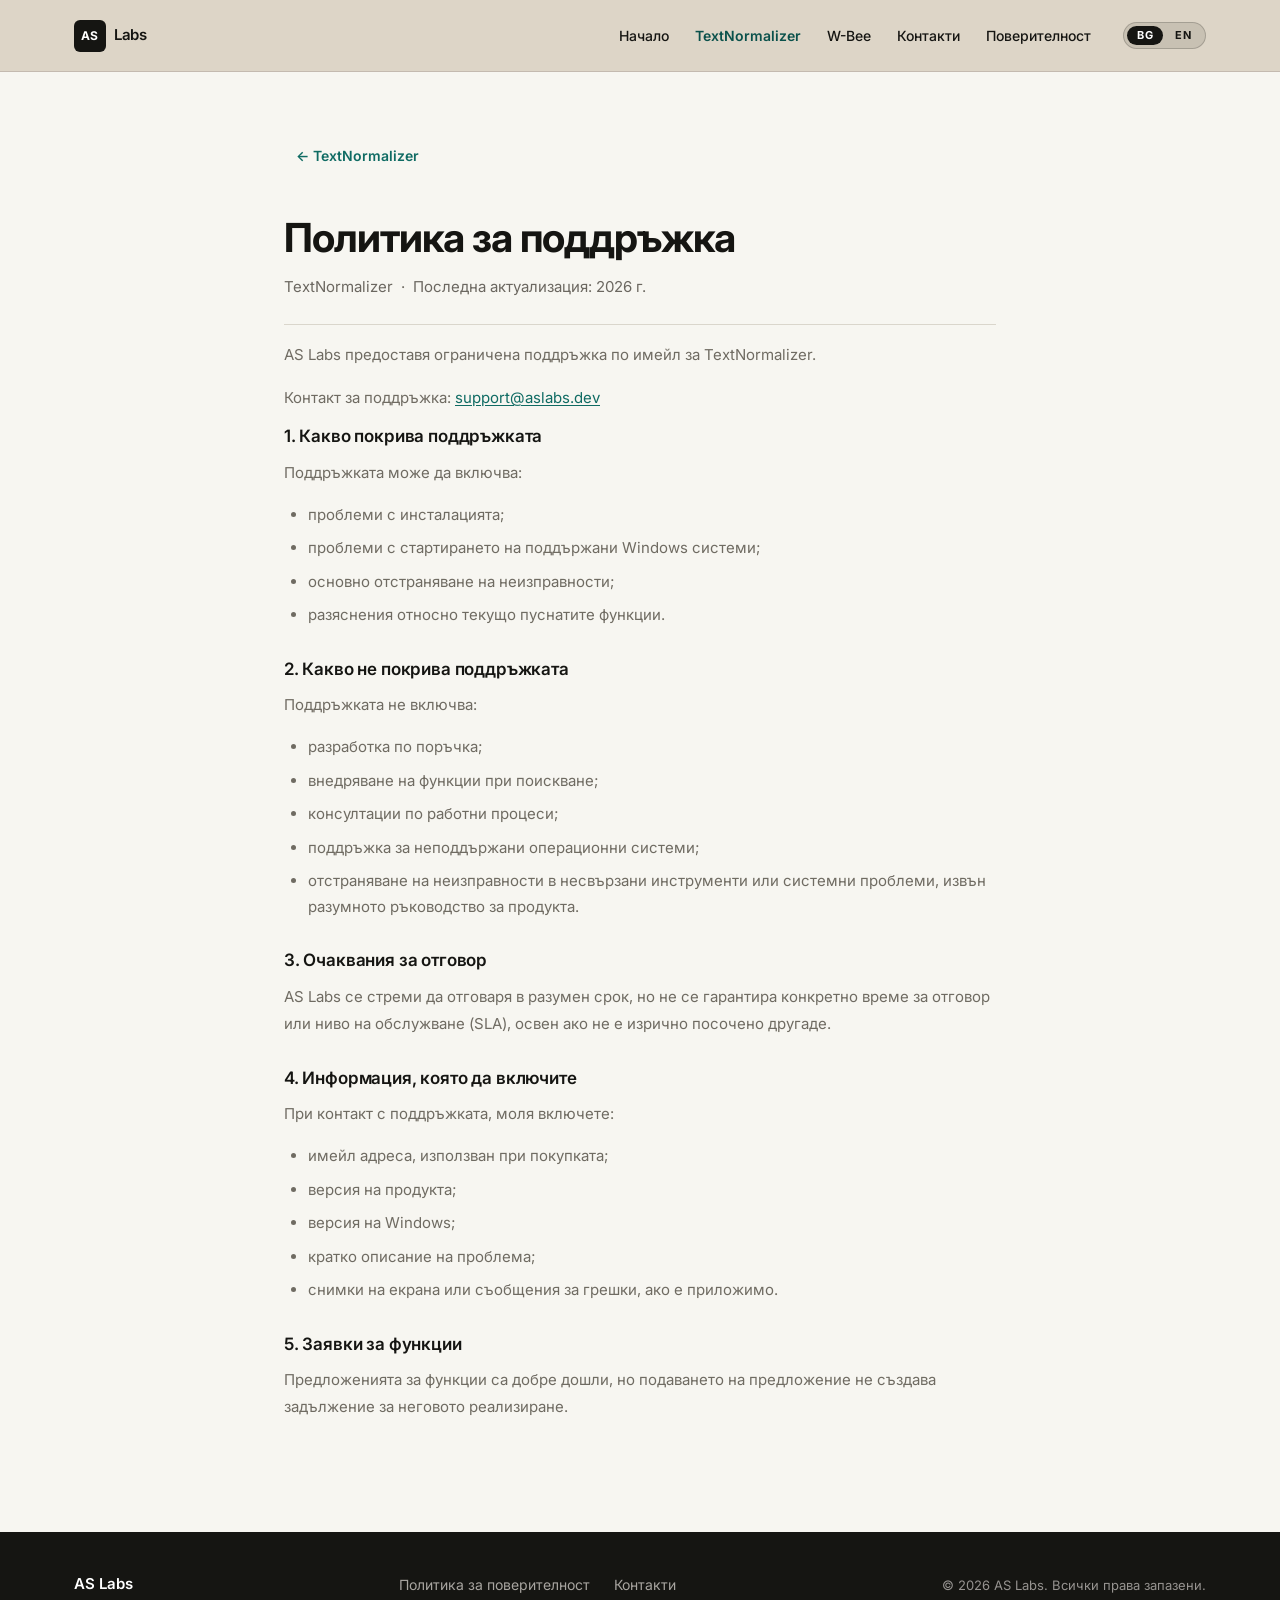
<file: docs/textnormalizer/support-policy.html>
<!DOCTYPE html>
<html lang="bg">
<head>
    <meta charset="UTF-8">
    <meta name="viewport" content="width=device-width, initial-scale=1.0">
    <title>Support Policy — TextNormalizer — AS Labs</title>
    <meta name="description" content="Support policy for TextNormalizer by AS Labs.">
    <link rel="preconnect" href="https://fonts.googleapis.com">
    <link rel="preconnect" href="https://fonts.gstatic.com" crossorigin>
    <link href="https://fonts.googleapis.com/css2?family=Inter:wght@400;500;600;700;800&display=swap" rel="stylesheet">
    <link rel="stylesheet" href="../../style.css?v=6">
    <link rel="icon" href="data:image/svg+xml,%3Csvg%20xmlns='http://www.w3.org/2000/svg'%20viewBox='0%200%20100%20100'%3E%3Crect%20width='100'%20height='100'%20rx='18'%20fill='%232563eb'/%3E%3Ctext%20x='50'%20y='70'%20font-size='54'%20font-family='system-ui'%20font-weight='800'%20fill='white'%20text-anchor='middle'%3EAS%3C/text%3E%3C/svg%3E">
</head>
<body data-page="tn-doc">

    <header class="site-header">
        <div class="nav-inner">
            <a href="../../index.html" class="logo">
                <span class="logo-mark">AS</span>
                <span class="logo-text">Labs</span>
            </a>
            <nav id="main-nav" aria-label="Главно меню">
                <ul class="nav-links" id="nav-links">
                    <li><a href="../../index.html"          data-i18n="nav.home">Начало</a></li>
                    <li><a href="../../textnormalizer.html" data-i18n="nav.tn" aria-current="page">TextNormalizer</a></li>
                    <li><a href="../../wbee.html"           data-i18n="nav.wbee">W-Bee</a></li>
                    <li><a href="../../index.html#contact"  data-i18n="nav.contact">Контакти</a></li>
                    <li><a href="../../privacy.html"        data-i18n="nav.privacy">Поверителност</a></li>
                </ul>
            </nav>
            <div class="nav-actions">
                <div class="lang-switcher" role="group" aria-label="Език / Language">
                    <button class="lang-opt" data-target-lang="bg" aria-pressed="true">BG</button>
                    <button class="lang-opt" data-target-lang="en" aria-pressed="false">EN</button>
                </div>
                <button id="menu-toggle" class="menu-btn" aria-label="Отвори меню" aria-expanded="false">
                    <span></span><span></span><span></span>
                </button>
            </div>
        </div>
    </header>

    <main>
        <section class="doc-page-section">
            <div class="container doc-page-container">

                <a href="../../textnormalizer.html#documents" class="doc-back">← TextNormalizer</a>

                <!-- ═══ BULGARIAN VERSION ═══ -->
                <div data-lang="bg" class="doc-content">
                    <h1>Политика за поддръжка</h1>
                    <p class="doc-meta">TextNormalizer &nbsp;·&nbsp; Последна актуализация: 2026 г.</p>

                    <p>AS Labs предоставя ограничена поддръжка по имейл за TextNormalizer.</p>
                    <p>Контакт за поддръжка: <a href="mailto:support@aslabs.dev">support@aslabs.dev</a></p>

                    <h2>1. Какво покрива поддръжката</h2>
                    <p>Поддръжката може да включва:</p>
                    <ul>
                        <li>проблеми с инсталацията;</li>
                        <li>проблеми с стартирането на поддържани Windows системи;</li>
                        <li>основно отстраняване на неизправности;</li>
                        <li>разяснения относно текущо пуснатите функции.</li>
                    </ul>

                    <h2>2. Какво не покрива поддръжката</h2>
                    <p>Поддръжката не включва:</p>
                    <ul>
                        <li>разработка по поръчка;</li>
                        <li>внедряване на функции при поискване;</li>
                        <li>консултации по работни процеси;</li>
                        <li>поддръжка за неподдържани операционни системи;</li>
                        <li>отстраняване на неизправности в несвързани инструменти или системни проблеми, извън разумното ръководство за продукта.</li>
                    </ul>

                    <h2>3. Очаквания за отговор</h2>
                    <p>AS Labs се стреми да отговаря в разумен срок, но не се гарантира конкретно време за отговор или ниво на обслужване (SLA), освен ако не е изрично посочено другаде.</p>

                    <h2>4. Информация, която да включите</h2>
                    <p>При контакт с поддръжката, моля включете:</p>
                    <ul>
                        <li>имейл адреса, използван при покупката;</li>
                        <li>версия на продукта;</li>
                        <li>версия на Windows;</li>
                        <li>кратко описание на проблема;</li>
                        <li>снимки на екрана или съобщения за грешки, ако е приложимо.</li>
                    </ul>

                    <h2>5. Заявки за функции</h2>
                    <p>Предложенията за функции са добре дошли, но подаването на предложение не създава задължение за неговото реализиране.</p>
                </div>

                <!-- ═══ ENGLISH VERSION ═══ -->
                <div data-lang="en" class="doc-content">
                    <h1>Support Policy</h1>
                    <p class="doc-meta">TextNormalizer &nbsp;·&nbsp; Last updated: 2026</p>

                    <p>AS Labs provides limited email support for TextNormalizer.</p>
                    <p>Support contact: <a href="mailto:support@aslabs.dev">support@aslabs.dev</a></p>

                    <h2>1. What support covers</h2>
                    <p>Support may include:</p>
                    <ul>
                        <li>installation issues;</li>
                        <li>launch issues on supported Windows systems;</li>
                        <li>basic troubleshooting;</li>
                        <li>clarification about currently released features.</li>
                    </ul>

                    <h2>2. What support does not cover</h2>
                    <p>Support does not include:</p>
                    <ul>
                        <li>custom development;</li>
                        <li>feature implementation requests on demand;</li>
                        <li>workflow consulting;</li>
                        <li>support for unsupported operating systems;</li>
                        <li>troubleshooting unrelated third-party tools or system issues beyond reasonable product guidance.</li>
                    </ul>

                    <h2>3. Response expectations</h2>
                    <p>AS Labs aims to respond within a reasonable time, but no guaranteed response time or support SLA is provided unless explicitly stated elsewhere.</p>

                    <h2>4. Information to include</h2>
                    <p>When contacting support, please include:</p>
                    <ul>
                        <li>your purchase email;</li>
                        <li>product version;</li>
                        <li>Windows version;</li>
                        <li>a short description of the issue;</li>
                        <li>and screenshots or error messages where relevant.</li>
                    </ul>

                    <h2>5. Feature requests</h2>
                    <p>Feature suggestions are welcome, but submission of a suggestion does not create any obligation to implement it.</p>
                </div>

            </div>
        </section>
    </main>

    <footer class="site-footer">
        <div class="container footer-inner">
            <a href="../../index.html" class="footer-logo">AS Labs</a>
            <nav class="footer-nav" aria-label="Footer навигация">
                <a href="../../privacy.html"       data-i18n="footer.privacy">Политика за поверителност</a>
                <a href="../../index.html#contact" data-i18n="footer.contact">Контакти</a>
            </nav>
            <p class="footer-copy" data-i18n="footer.copy">© 2026 AS Labs. Всички права запазени.</p>
        </div>
    </footer>

    <script src="../../script.js?v=6"></script>
</body>
</html>
</file>
<file: style.css>
/* ============================================
   AS Labs — style.css
   "Quiet Product Lab" design system
   ============================================ */

/* --- Design tokens --- */
:root {
  --color-bg:           #F7F6F1;
  --color-surface:      #FFFFFF;
  --color-surface-soft: #F0EEE7;
  --color-surface-muted:#E8E4DA;

  --color-text:         #151512;
  --color-text-muted:   #6F6B62;
  --color-text-soft:    #6B6760;

  --color-border:       #DAD6CC;
  --color-border-strong:#C8C1B4;

  --color-primary:      #0F6B63;
  --color-primary-hover:#0A514B;
  --color-primary-soft: #DDEDEA;

  --color-available:    #0F6B63;
  --color-available-soft:#DDEDEA;

  --color-soon:         #8A5A14;
  --color-soon-soft:    #F4E7CF;

  --color-focus:        #0F6B63;

  --color-nav:          #DDD5C7;
  --color-nav-border:   #C4BAB0;

  --font-display: "General Sans", "Inter", system-ui, sans-serif;
  --font-body:    "Satoshi", "Inter", system-ui, sans-serif;

  --space-1:  4px;
  --space-2:  8px;
  --space-3:  12px;
  --space-4:  16px;
  --space-5:  20px;
  --space-6:  24px;
  --space-8:  32px;
  --space-10: 40px;
  --space-12: 48px;
  --space-16: 64px;
  --space-20: 80px;
  --space-24: 96px;

  --radius-sm:   6px;
  --radius-md:   10px;
  --radius-lg:   16px;
  --radius-xl:   24px;
  --radius-frame:28px;
  --radius-pill: 999px;

  --shadow-sm:   0 1px 2px rgba(21,21,18,0.05);
  --shadow-card: 0 2px 8px rgba(21,21,18,0.05), 0 8px 24px rgba(21,21,18,0.05);
  --shadow-frame:0 20px 64px rgba(21,21,18,0.12), 0 4px 16px rgba(21,21,18,0.06);
  --shadow-btn:  0 1px 2px rgba(15,107,99,0.2);
}

/* --- Reset --- */
*, *::before, *::after { box-sizing: border-box; margin: 0; padding: 0; }
html { scroll-behavior: smooth; font-size: 16px; }

body {
  font-family: var(--font-body);
  font-size: 1.0625rem;
  line-height: 1.65;
  color: var(--color-text);
  background: var(--color-bg);
  -webkit-font-smoothing: antialiased;
  -moz-osx-font-smoothing: grayscale;
}

img   { max-width: 100%; height: auto; display: block; }
[hidden] { display: none !important; }
a     { color: inherit; text-decoration: none; }
ul    { list-style: none; }
button{ cursor: pointer; font-family: inherit; }
section { scroll-margin-top: 80px; }

/* --- Layout --- */
.container {
  max-width: 1180px;
  margin: 0 auto;
  padding: 0 var(--space-6);
}

.container-narrow {
  max-width: 720px;
  margin: 0 auto;
  padding: 0 var(--space-6);
}

.container-legal {
  max-width: 760px;
  margin: 0 auto;
  padding: 0 var(--space-6);
}

.section         { padding: var(--space-24) 0; }
.section-sm      { padding: var(--space-16) 0; }
.section--soft   { background: var(--color-surface-soft); }
.section--white  { background: var(--color-surface); }
.section--border { border-top: 1px solid var(--color-border); }

/* --- Typography --- */
h1, h2, h3, h4 {
  font-family: var(--font-display);
  font-weight: 600;
  line-height: 1.15;
  letter-spacing: -0.02em;
  color: var(--color-text);
}

p { color: var(--color-text-muted); line-height: 1.7; }

.section-label {
  display: inline-flex;
  align-items: center;
  gap: var(--space-2);
  font-family: var(--font-body);
  font-size: 0.75rem;
  font-weight: 600;
  letter-spacing: 0.1em;
  text-transform: uppercase;
  color: var(--color-text-soft);
  margin-bottom: var(--space-4);
}

.section-title {
  font-family: var(--font-display);
  font-size: clamp(1.5rem, 3vw, 2.25rem);
  font-weight: 600;
  line-height: 1.2;
  letter-spacing: -0.025em;
  color: var(--color-text);
  margin-bottom: var(--space-4);
}

.section-body {
  font-size: 1rem;
  color: var(--color-text-muted);
  line-height: 1.7;
  max-width: 520px;
}

.section-head         { margin-bottom: var(--space-12); }
.section-head-centered{ text-align: center; margin-bottom: var(--space-12); }
.section-head-centered .section-body { margin: 0 auto; }

/* --- Header --- */
.site-header {
  position: sticky;
  top: 0;
  z-index: 100;
  height: 72px;
  background: var(--color-nav);
  backdrop-filter: blur(16px);
  -webkit-backdrop-filter: blur(16px);
  border-bottom: 1px solid var(--color-nav-border);
}

.nav-inner {
  max-width: 1180px;
  margin: 0 auto;
  padding: 0 var(--space-6);
  height: 100%;
  display: flex;
  align-items: center;
}

/* Logo */
.logo {
  display: flex;
  align-items: center;
  gap: var(--space-2);
  text-decoration: none;
  flex-shrink: 0;
  margin-right: var(--space-8);
}

.logo-mark {
  display: flex;
  align-items: center;
  justify-content: center;
  width: 32px;
  height: 32px;
  background: var(--color-text);
  color: white;
  border-radius: var(--radius-sm);
  font-family: var(--font-display);
  font-size: 0.75rem;
  font-weight: 700;
  letter-spacing: 0.04em;
}

.logo-text {
  font-family: var(--font-display);
  font-size: 15px;
  font-weight: 600;
  color: var(--color-text);
  letter-spacing: -0.02em;
}

/* Nav */
#main-nav {
  flex: 1;
  min-width: 0;
  display: flex;
  align-items: center;
  justify-content: flex-end;
}

.nav-links {
  display: flex;
  align-items: center;
  gap: 2px;
  list-style: none;
}

.nav-links a {
  font-family: var(--font-body);
  font-size: 0.875rem;
  font-weight: 500;
  color: var(--color-text);
  padding: var(--space-2) var(--space-3);
  border-radius: var(--radius-md);
  transition: color 0.15s, background 0.15s;
  white-space: nowrap;
  text-decoration: none;
}

.nav-links a:hover,
.nav-links a:focus-visible {
  color: var(--color-text);
  background: rgba(21, 21, 18, 0.08);
}

.nav-links a[aria-current="page"] {
  color: var(--color-primary-hover);
  font-weight: 600;
}

.nav-actions {
  display: flex;
  align-items: center;
  gap: var(--space-3);
  margin-left: var(--space-5);
  flex-shrink: 0;
}

/* Language switcher */
.lang-switcher {
  display: flex;
  align-items: center;
  background: rgba(21, 21, 18, 0.1);
  border: 1px solid rgba(21, 21, 18, 0.2);
  border-radius: var(--radius-pill);
  padding: 3px;
  gap: 2px;
}

.lang-opt {
  font-family: var(--font-body);
  font-size: 0.6875rem;
  font-weight: 700;
  letter-spacing: 0.07em;
  text-transform: uppercase;
  color: var(--color-text);
  background: transparent;
  border: none;
  padding: 4px 10px;
  border-radius: var(--radius-pill);
  cursor: pointer;
  transition: color 0.15s, background 0.15s;
  line-height: 1;
}

.lang-opt[aria-pressed="true"] {
  background: var(--color-text);
  color: white;
}

.lang-opt[aria-pressed="false"]:hover { color: var(--color-text); }

/* Mobile menu button */
.menu-btn {
  display: none;
  flex-direction: column;
  justify-content: center;
  gap: 5px;
  width: 36px;
  height: 36px;
  background: none;
  border: none;
  cursor: pointer;
  padding: var(--space-2);
  border-radius: var(--radius-md);
}

.menu-btn span {
  display: block;
  height: 1.5px;
  width: 100%;
  background: var(--color-text);
  border-radius: 1px;
  transition: transform 0.2s, opacity 0.2s;
}

/* --- Buttons --- */
.btn {
  display: inline-flex;
  align-items: center;
  justify-content: center;
  gap: var(--space-2);
  font-family: var(--font-body);
  font-size: 0.9375rem;
  font-weight: 600;
  text-decoration: none;
  border: 1.5px solid transparent;
  border-radius: var(--radius-pill);
  cursor: pointer;
  transition: background 0.15s, color 0.15s, border-color 0.15s,
              box-shadow 0.15s, transform 0.1s;
  white-space: nowrap;
  padding: 10px 22px;
  line-height: 1.3;
}

.btn:hover  { transform: translateY(-1px); }
.btn:active { transform: none; }

.btn-primary {
  background: var(--color-primary);
  color: white;
  border-color: var(--color-primary);
  box-shadow: var(--shadow-btn);
}
.btn-primary:hover {
  background: var(--color-primary-hover);
  border-color: var(--color-primary-hover);
  box-shadow: 0 4px 14px rgba(15,107,99,0.3);
}

.btn-secondary {
  background: var(--color-surface);
  color: var(--color-text);
  border-color: var(--color-border);
}
.btn-secondary:hover {
  background: var(--color-surface-soft);
  border-color: var(--color-border-strong);
}

.btn-ghost {
  background: transparent;
  color: var(--color-primary);
  border-color: transparent;
}
.btn-ghost:hover { background: var(--color-primary-soft); }

.btn-lg { padding: 14px 28px; font-size: 1rem; }

/* --- Badges --- */
.badge {
  display: inline-flex;
  align-items: center;
  font-family: var(--font-body);
  font-size: 0.6875rem;
  font-weight: 700;
  letter-spacing: 0.07em;
  text-transform: uppercase;
  padding: 4px 10px;
  border-radius: var(--radius-pill);
}

.badge-available { background: var(--color-available-soft); color: var(--color-available); }
.badge-soon      { background: var(--color-soon-soft); color: var(--color-soon); }

/* --- Product frame (screenshot treatment) --- */
.product-frame {
  background: var(--color-surface);
  border: 1px solid var(--color-border);
  border-radius: var(--radius-frame);
  box-shadow: var(--shadow-frame);
  overflow: hidden;
}

.product-frame-chrome {
  display: flex;
  align-items: center;
  gap: 6px;
  padding: 12px 16px;
  background: var(--color-surface-soft);
  border-bottom: 1px solid var(--color-border);
}

.product-frame-dot {
  width: 10px;
  height: 10px;
  border-radius: 50%;
  background: var(--color-border-strong);
  flex-shrink: 0;
}

.product-frame-label {
  font-family: var(--font-body);
  font-size: 11px;
  font-weight: 600;
  color: var(--color-text-soft);
  margin-left: auto;
  letter-spacing: 0.02em;
}

.product-frame img {
  width: 100%;
  height: auto;
  display: block;
}

/* Placeholder shown if screenshot missing */
.screenshot-ph {
  display: flex;
  align-items: center;
  justify-content: center;
  aspect-ratio: 1920 / 1032;
  background: var(--color-surface-soft);
  color: var(--color-text-soft);
  font-size: 0.875rem;
}

.image-fallback {
  display: flex;
  min-height: 220px;
  aspect-ratio: 16 / 10;
  align-items: center;
  justify-content: center;
  padding: var(--space-8);
  background:
    linear-gradient(135deg, rgba(15,107,99,0.08), rgba(21,21,18,0.02)),
    var(--color-surface-soft);
  color: var(--color-text-muted);
  font-size: 0.875rem;
  font-weight: 700;
  text-align: center;
}

/* --- Hero (homepage) --- */
.hero {
  padding: var(--space-20) 0 var(--space-24);
  background: var(--color-bg);
}

.hero-layout {
  display: grid;
  grid-template-columns: 1fr 1fr;
  gap: var(--space-16);
  align-items: center;
}

.hero-eyebrow {
  display: inline-flex;
  align-items: center;
  gap: var(--space-2);
  font-family: var(--font-body);
  font-size: 0.8125rem;
  font-weight: 600;
  letter-spacing: 0.08em;
  text-transform: uppercase;
  color: var(--color-primary);
  margin-bottom: var(--space-5);
}

.hero-eyebrow::before {
  content: '';
  display: block;
  width: 18px;
  height: 1.5px;
  background: var(--color-primary);
  flex-shrink: 0;
}

.hero-title {
  font-family: var(--font-display);
  font-size: clamp(2.25rem, 5vw, 3.5rem);
  font-weight: 700;
  line-height: 1.1;
  letter-spacing: -0.03em;
  color: var(--color-text);
  margin-bottom: var(--space-5);
}

.hero-subtitle {
  font-size: 1.0625rem;
  color: var(--color-text-muted);
  line-height: 1.7;
  max-width: 460px;
  margin-bottom: var(--space-8);
}

.hero-actions {
  display: flex;
  gap: var(--space-3);
  flex-wrap: wrap;
}

/* --- Page hero (product pages) --- */
.page-hero {
  background: var(--color-bg);
  padding: var(--space-20) 0 var(--space-16);
  border-bottom: 1px solid var(--color-border);
}

.page-hero-badge { margin-bottom: var(--space-5); }

.page-hero h1 {
  font-family: var(--font-display);
  font-size: clamp(2rem, 5vw, 3rem);
  font-weight: 700;
  line-height: 1.1;
  letter-spacing: -0.03em;
  color: var(--color-text);
  margin-bottom: var(--space-5);
  max-width: 680px;
}

.page-hero-sub {
  font-size: 1.0625rem;
  color: var(--color-text-muted);
  line-height: 1.7;
  max-width: 560px;
  margin-bottom: var(--space-8);
}

.page-hero-actions {
  display: flex;
  gap: var(--space-3);
  flex-wrap: wrap;
  align-items: center;
}

.page-hero-price {
  font-family: var(--font-body);
  font-size: 0.875rem;
  color: var(--color-text-muted);
  font-weight: 500;
}

/* --- Product cards (homepage) --- */
.products-grid {
  display: grid;
  grid-template-columns: 1fr 1fr;
  gap: var(--space-5);
}

.product-card {
  background: var(--color-surface);
  border: 1px solid var(--color-border);
  border-radius: var(--radius-xl);
  box-shadow: var(--shadow-card);
  overflow: hidden;
  text-decoration: none;
  color: inherit;
  display: flex;
  flex-direction: column;
  transition: box-shadow 0.2s, transform 0.2s;
}

.product-card:hover {
  box-shadow: 0 8px 32px rgba(21,21,18,0.09);
  transform: translateY(-2px);
}

.product-card-media {
  background: var(--color-surface-soft);
  aspect-ratio: 16 / 9;
  overflow: hidden;
  border-bottom: 1px solid var(--color-border);
  position: relative;
}

.product-card-media img {
  width: 100%;
  height: 100%;
  object-fit: cover;
  display: block;
  transition: transform 0.4s;
}

.product-card:hover .product-card-media img { transform: scale(1.02); }

.product-card-body {
  padding: var(--space-6);
  flex: 1;
  display: flex;
  flex-direction: column;
  gap: var(--space-3);
}

.product-card-name {
  font-family: var(--font-display);
  font-size: 1.0625rem;
  font-weight: 600;
  letter-spacing: -0.02em;
  color: var(--color-text);
}

.product-card-desc {
  font-size: 0.9375rem;
  color: var(--color-text-muted);
  line-height: 1.6;
  flex: 1;
}

/* --- Principles (3-up) --- */
.principles-grid {
  display: grid;
  grid-template-columns: repeat(3, 1fr);
  gap: var(--space-10);
}

.principle-mark {
  width: 28px;
  height: 28px;
  background: var(--color-primary-soft);
  border-radius: var(--radius-sm);
  display: flex;
  align-items: center;
  justify-content: center;
  margin-bottom: var(--space-4);
}

.principle-mark-dot {
  width: 10px;
  height: 10px;
  background: var(--color-primary);
  border-radius: 3px;
}

.principle-title {
  font-family: var(--font-display);
  font-size: 0.9375rem;
  font-weight: 600;
  color: var(--color-text);
  margin-bottom: var(--space-2);
  letter-spacing: -0.01em;
}

.principle-body {
  font-size: 0.9rem;
  color: var(--color-text-muted);
  line-height: 1.65;
}

/* --- Split layout (featured sections) --- */
.split-layout {
  display: grid;
  grid-template-columns: 1fr 1fr;
  gap: var(--space-16);
  align-items: center;
}

.split-layout--flip .split-visual { order: -1; }

.split-content {
  display: flex;
  flex-direction: column;
  gap: var(--space-5);
}

/* Feature bullet list */
.feature-list {
  list-style: none;
  display: flex;
  flex-direction: column;
  gap: var(--space-3);
}

.feature-list li {
  display: flex;
  align-items: flex-start;
  gap: var(--space-3);
  font-size: 0.9375rem;
  color: var(--color-text-muted);
  line-height: 1.55;
}

.feature-list-dot {
  width: 6px;
  height: 6px;
  border-radius: 50%;
  background: var(--color-primary);
  margin-top: 8px;
  flex-shrink: 0;
}

/* --- Trust band --- */
.trust-band {
  background: var(--color-surface-soft);
  border-top: 1px solid var(--color-border);
  border-bottom: 1px solid var(--color-border);
  padding: var(--space-12) 0;
}

.trust-grid {
  display: grid;
  grid-template-columns: repeat(3, 1fr);
  gap: var(--space-10);
}

.trust-item-title {
  font-family: var(--font-display);
  font-size: 0.9375rem;
  font-weight: 600;
  color: var(--color-text);
  margin-bottom: var(--space-2);
  letter-spacing: -0.01em;
}

.trust-item-body {
  font-size: 0.875rem;
  color: var(--color-text-muted);
  line-height: 1.6;
}

/* --- Feature cards (product page) --- */
.features-grid {
  display: grid;
  grid-template-columns: repeat(2, 1fr);
  gap: var(--space-4);
  margin-bottom: var(--space-12);
}

.feature-card {
  background: var(--color-surface);
  border: 1px solid var(--color-border);
  border-radius: var(--radius-lg);
  padding: var(--space-6);
}

.feature-card-icon {
  width: 32px;
  height: 32px;
  background: var(--color-primary-soft);
  border-radius: var(--radius-sm);
  display: flex;
  align-items: center;
  justify-content: center;
  margin-bottom: var(--space-4);
}

.feature-card-icon svg {
  width: 16px;
  height: 16px;
  stroke: var(--color-primary);
  fill: none;
  stroke-width: 1.5;
  stroke-linecap: round;
  stroke-linejoin: round;
}

.feature-card-title {
  font-family: var(--font-display);
  font-size: 0.9375rem;
  font-weight: 600;
  color: var(--color-text);
  margin-bottom: var(--space-2);
  letter-spacing: -0.01em;
}

.feature-card-body {
  font-size: 0.875rem;
  color: var(--color-text-muted);
  line-height: 1.6;
}

/* --- Use cases grid --- */
.use-cases-grid {
  display: grid;
  grid-template-columns: repeat(2, 1fr);
  gap: var(--space-4);
}

.use-case-card {
  background: var(--color-surface);
  border: 1px solid var(--color-border);
  border-radius: var(--radius-lg);
  padding: var(--space-6);
}

.use-case-title {
  font-family: var(--font-display);
  font-size: 0.9375rem;
  font-weight: 600;
  color: var(--color-text);
  margin-bottom: var(--space-2);
  letter-spacing: -0.01em;
}

.use-case-body {
  font-size: 0.875rem;
  color: var(--color-text-muted);
  line-height: 1.6;
}

/* --- Pricing card --- */
.pricing-card {
  background: var(--color-surface);
  border: 1px solid var(--color-border);
  border-top: 2px solid var(--color-primary);
  border-radius: var(--radius-xl);
  box-shadow: var(--shadow-card);
  overflow: hidden;
}

.pricing-card-header {
  padding: var(--space-8);
  border-bottom: 1px solid var(--color-border);
  display: flex;
  align-items: flex-end;
  gap: var(--space-3);
}

.pricing-price {
  font-family: var(--font-display);
  font-size: 2.5rem;
  font-weight: 700;
  letter-spacing: -0.04em;
  color: var(--color-text);
  line-height: 1;
}

.pricing-period {
  font-size: 0.875rem;
  color: var(--color-text-muted);
  padding-bottom: 4px;
}

.pricing-card-body {
  padding: var(--space-6) var(--space-8) var(--space-8);
  display: flex;
  align-items: center;
  justify-content: space-between;
  gap: var(--space-8);
}

.pricing-perks {
  list-style: none;
  display: flex;
  flex-direction: column;
  gap: var(--space-3);
}

.pricing-perks li {
  display: flex;
  align-items: center;
  gap: var(--space-3);
  font-size: 0.9375rem;
  color: var(--color-text);
}

.perk-check {
  width: 18px;
  height: 18px;
  background: var(--color-primary-soft);
  border-radius: 50%;
  display: flex;
  align-items: center;
  justify-content: center;
  flex-shrink: 0;
  font-size: 11px;
  font-weight: 800;
  color: var(--color-primary);
}

.pricing-cta {
  display: flex;
  flex-direction: column;
  align-items: center;
  gap: var(--space-3);
  text-align: center;
  flex-shrink: 0;
}

.pricing-note {
  font-size: 0.8125rem;
  color: var(--color-text-soft);
}

/* --- Built-for (W-Bee) --- */
.built-for-grid {
  display: grid;
  grid-template-columns: repeat(3, 1fr);
  gap: var(--space-5);
}

.built-for-card {
  background: var(--color-surface);
  border: 1px solid var(--color-border);
  border-radius: var(--radius-lg);
  padding: var(--space-6);
}

.built-for-title {
  font-family: var(--font-display);
  font-size: 0.9375rem;
  font-weight: 600;
  color: var(--color-text);
  margin-bottom: var(--space-2);
  letter-spacing: -0.01em;
}

.built-for-body {
  font-size: 0.875rem;
  color: var(--color-text-muted);
  line-height: 1.6;
}

/* Status panel */
.status-list {
  display: flex;
  flex-direction: column;
  gap: var(--space-3);
  max-width: 420px;
}

.status-item {
  display: flex;
  align-items: center;
  gap: var(--space-3);
  padding: var(--space-4) var(--space-5);
  background: var(--color-surface);
  border: 1px solid var(--color-border);
  border-radius: var(--radius-md);
  font-size: 0.9rem;
  color: var(--color-text-muted);
}

.status-dot {
  width: 8px;
  height: 8px;
  border-radius: 50%;
  background: var(--color-primary);
  flex-shrink: 0;
  box-shadow: 0 0 0 3px var(--color-primary-soft);
}

/* --- Contact section --- */
.contact-layout {
  display: grid;
  grid-template-columns: 1fr 1.2fr;
  gap: var(--space-16);
  align-items: start;
}

.contact-copy {
  display: flex;
  flex-direction: column;
  gap: var(--space-4);
  padding-top: var(--space-2);
}

.contact-form-card {
  background: var(--color-surface);
  border: 1px solid var(--color-border);
  border-radius: var(--radius-xl);
  padding: var(--space-8);
  box-shadow: var(--shadow-card);
}

.form-group { margin-bottom: var(--space-5); }

.form-group label {
  display: block;
  font-size: 0.875rem;
  font-weight: 600;
  color: var(--color-text);
  margin-bottom: var(--space-2);
  font-family: var(--font-body);
}

.form-group input,
.form-group textarea {
  width: 100%;
  font-family: var(--font-body);
  font-size: 0.9375rem;
  color: var(--color-text);
  background: var(--color-bg);
  border: 1px solid var(--color-border);
  border-radius: var(--radius-md);
  padding: 10px 14px;
  transition: border-color 0.15s, box-shadow 0.15s;
  outline: none;
  -webkit-appearance: none;
  appearance: none;
}

.form-group input::placeholder,
.form-group textarea::placeholder { color: var(--color-text-soft); }

.form-group input:focus,
.form-group textarea:focus {
  border-color: var(--color-focus);
  box-shadow: 0 0 0 3px rgba(15,107,99,0.12);
}

.form-group textarea { resize: vertical; min-height: 130px; }

.form-row {
  display: grid;
  grid-template-columns: 1fr 1fr;
  gap: var(--space-4);
}

.form-success {
  margin-top: var(--space-4);
  padding: var(--space-4) var(--space-5);
  background: var(--color-primary-soft);
  color: var(--color-primary);
  border-radius: var(--radius-md);
  font-size: 0.9rem;
  font-weight: 500;
  border: 1px solid rgba(15,107,99,0.2);
}

/* --- Documents section --- */
.docs-section {
  padding: var(--space-16) 0;
  border-top: 1px solid var(--color-border);
}

.docs-section .section-label { margin-bottom: var(--space-6); }

.docs-grid {
  display: flex;
  flex-direction: column;
  gap: var(--space-3);
  max-width: 520px;
  margin-bottom: var(--space-5);
}

.doc-link {
  display: flex;
  align-items: center;
  justify-content: space-between;
  padding: 12px 16px;
  background: var(--color-surface);
  border: 1px solid var(--color-border);
  border-radius: var(--radius-md);
  text-decoration: none;
  font-size: 0.9rem;
  font-weight: 500;
  color: var(--color-text);
  transition: background 0.15s, border-color 0.15s;
}

.doc-link:hover {
  background: var(--color-surface-soft);
  border-color: var(--color-border-strong);
}

.doc-link::after {
  content: '↗';
  font-size: 0.8rem;
  color: var(--color-text-soft);
  flex-shrink: 0;
  margin-left: var(--space-4);
  transition: color 0.15s;
}

.doc-link:hover::after { color: var(--color-primary); }

.docs-support {
  font-size: 0.9rem;
  color: var(--color-text-muted);
}

.docs-support a {
  color: var(--color-primary);
  font-weight: 600;
}

.docs-support a:hover { text-decoration: underline; }

/* --- Privacy page --- */
.privacy-intro {
  padding: var(--space-16) 0 var(--space-8);
  border-bottom: 1px solid var(--color-border);
}

.privacy-summary {
  background: var(--color-primary-soft);
  border: 1px solid rgba(15,107,99,0.2);
  border-radius: var(--radius-md);
  padding: var(--space-4) var(--space-6);
  font-size: 0.9375rem;
  color: var(--color-primary);
  font-weight: 500;
  margin-top: var(--space-6);
}

.privacy-content-wrap {
  padding: var(--space-12) 0 var(--space-24);
}

/* data-lang (bilingual blocks) */
[data-lang] { display: none; }
html[lang="bg"] [data-lang="bg"],
html[lang="en"] [data-lang="en"] { display: block; }

/* --- Doc pages (docs/textnormalizer/*.html) --- */
.doc-page-section { padding: var(--space-16) 0 var(--space-24); }
.doc-page-container { max-width: 760px; }

.doc-back {
  display: inline-flex;
  align-items: center;
  gap: var(--space-2);
  font-size: 0.875rem;
  font-weight: 600;
  color: var(--color-primary);
  text-decoration: none;
  margin-bottom: var(--space-10);
  padding: var(--space-2) var(--space-3);
  border-radius: var(--radius-md);
  transition: background 0.15s;
}

.doc-back:hover { background: var(--color-primary-soft); }

.doc-content h1 {
  font-size: clamp(1.75rem, 4vw, 2.5rem);
  font-weight: 700;
  letter-spacing: -0.025em;
  margin-bottom: var(--space-3);
}

.doc-meta {
  font-size: 0.875rem;
  color: var(--color-text-soft);
  padding-bottom: var(--space-6);
  margin-bottom: var(--space-8);
  border-bottom: 1px solid var(--color-border);
}

.doc-content h2 {
  font-size: 1.0625rem;
  font-weight: 600;
  margin-top: var(--space-8);
  margin-bottom: var(--space-3);
  letter-spacing: -0.01em;
}

.doc-content h2:first-of-type { margin-top: 0; }

.doc-content h3 {
  font-size: 0.9375rem;
  font-weight: 600;
  margin-top: var(--space-5);
  margin-bottom: var(--space-2);
}

.doc-content p {
  font-size: 0.9375rem;
  line-height: 1.8;
  margin-bottom: var(--space-4);
}

.doc-content ul, .doc-content ol {
  padding-left: var(--space-6);
  margin-bottom: var(--space-4);
}

.doc-content ul li, .doc-content ol li {
  font-size: 0.9375rem;
  color: var(--color-text-muted);
  line-height: 1.7;
  margin-bottom: var(--space-2);
}

.doc-content ul li { list-style: disc; }
.doc-content ol li { list-style: decimal; }

.doc-content a { color: var(--color-primary); text-decoration: underline; text-underline-offset: 2px; }

/* --- Footer --- */
.site-footer {
  background: var(--color-text);
  padding: var(--space-10) 0;
}

.footer-inner {
  display: flex;
  align-items: center;
  justify-content: space-between;
  gap: var(--space-6);
  flex-wrap: wrap;
}

.footer-logo {
  font-family: var(--font-display);
  font-size: 0.9375rem;
  font-weight: 600;
  color: white;
  text-decoration: none;
}

.footer-nav { display: flex; gap: var(--space-6); }

.footer-nav a {
  font-size: 0.875rem;
  color: #A8A5A0;
  text-decoration: none;
  transition: color 0.15s;
}

.footer-nav a:hover { color: white; }

.footer-copy {
  font-size: 0.8125rem;
  color: #969390;
}

/* --- Accessibility --- */
:focus-visible {
  outline: 2px solid var(--color-focus);
  outline-offset: 3px;
  border-radius: var(--radius-sm);
}

/* --- Responsive --- */
@media (max-width: 900px) {
  .menu-btn { display: flex; }
  #main-nav  { flex: none; }

  .nav-links {
    display: none;
    position: fixed;
    top: 72px;
    left: 0; right: 0;
    background: var(--color-nav);
    border-top: 1px solid var(--color-nav-border);
    border-bottom: 1px solid var(--color-nav-border);
    flex-direction: column;
    padding: var(--space-4) var(--space-6);
    gap: 2px;
    box-shadow: 0 8px 24px rgba(21,21,18,0.1);
    z-index: 101;
  }

  .nav-links.open { display: flex; }
  .nav-links a { padding: var(--space-3) var(--space-4); font-size: 1rem; }

  .hero-layout    { grid-template-columns: 1fr; gap: var(--space-10); }
  .products-grid  { grid-template-columns: 1fr; }
  .principles-grid{ grid-template-columns: 1fr; gap: var(--space-6); }
  .split-layout   { grid-template-columns: 1fr; gap: var(--space-10); }
  .split-layout--flip .split-visual { order: 0; }
  .features-grid  { grid-template-columns: 1fr; }
  .use-cases-grid { grid-template-columns: 1fr; }
  .built-for-grid { grid-template-columns: 1fr; gap: var(--space-4); }
  .trust-grid     { grid-template-columns: 1fr; gap: var(--space-6); }
  .contact-layout { grid-template-columns: 1fr; gap: var(--space-8); }
  .form-row       { grid-template-columns: 1fr; }
  .pricing-card-body { flex-direction: column; }
  .pricing-cta    { width: 100%; }
  .pricing-cta .btn { width: 100%; }
  .footer-inner   { flex-direction: column; text-align: center; }
  .footer-nav     { justify-content: center; }
  .section        { padding: var(--space-16) 0; }
  .hero           { padding: var(--space-16) 0 var(--space-20); }
  .page-hero      { padding: var(--space-16) 0 var(--space-12); }
}

@media (max-width: 640px) {
  .section        { padding: var(--space-12) 0; }
  .hero           { padding: var(--space-12) 0 var(--space-16); }
  .page-hero      { padding: var(--space-10) 0 var(--space-10); }
  .hero-actions, .page-hero-actions { flex-direction: column; }
  .hero-actions .btn, .page-hero-actions .btn { width: 100%; justify-content: center; }
  .doc-page-section { padding: var(--space-10) 0 var(--space-16); }
  .docs-grid { max-width: 100%; }
}

@media (prefers-reduced-motion: reduce) {
  *, *::before, *::after {
    animation-duration: 0.01ms !important;
    transition-duration: 0.01ms !important;
  }
}

/* ============================================
   Redesign additions — full product composition
   ============================================ */

.nav-cta {
  display: inline-flex;
  align-items: center;
  justify-content: center;
  min-height: 34px;
  padding: 0 var(--space-4);
  border-radius: var(--radius-pill);
  background: var(--color-text);
  color: #fff;
  font-size: 0.8125rem;
  font-weight: 700;
  letter-spacing: -0.01em;
  text-decoration: none;
  white-space: nowrap;
  transition: background 0.15s, transform 0.15s;
}

.nav-cta:hover {
  background: var(--color-primary);
  transform: translateY(-1px);
}

.hero-copy {
  max-width: 610px;
}

.hero-visual {
  position: relative;
  min-height: 430px;
  display: flex;
  align-items: center;
}

.preview-card {
  background: var(--color-surface);
  border: 1px solid var(--color-border);
  border-radius: var(--radius-frame);
  box-shadow: var(--shadow-frame);
  overflow: hidden;
}

.preview-card-main {
  width: 100%;
}

.preview-card-main img {
  width: 100%;
  aspect-ratio: 16 / 10;
  object-fit: cover;
  object-position: left top;
}

.preview-bar {
  display: flex;
  align-items: center;
  gap: 7px;
  padding: 12px 16px;
  background: var(--color-surface-soft);
  border-bottom: 1px solid var(--color-border);
  color: var(--color-text-soft);
  font-size: 0.75rem;
  font-weight: 700;
}

.preview-dot {
  width: 9px;
  height: 9px;
  border-radius: 50%;
  background: var(--color-border-strong);
}

.preview-bar span:last-child {
  margin-left: auto;
}

.preview-card-float {
  position: absolute;
  right: -12px;
  bottom: 18px;
  width: min(260px, 52%);
  padding: var(--space-5);
}

.preview-card-float h2 {
  margin: var(--space-3) 0 var(--space-2);
  font-size: 1.15rem;
}

.preview-card-float p {
  font-size: 0.875rem;
  line-height: 1.55;
}

.split-head {
  display: grid;
  grid-template-columns: minmax(0, 0.9fr) minmax(280px, 0.7fr);
  align-items: end;
  gap: var(--space-10);
}

.mini-list {
  display: flex;
  flex-wrap: wrap;
  gap: var(--space-2);
  margin: var(--space-1) 0 var(--space-3);
}

.mini-list li {
  padding: 6px 10px;
  border: 1px solid var(--color-border);
  border-radius: var(--radius-pill);
  color: var(--color-text-muted);
  background: var(--color-bg);
  font-size: 0.75rem;
  font-weight: 700;
}

.product-card .btn {
  align-self: flex-start;
  margin-top: auto;
}

.principle-card {
  padding-top: var(--space-6);
  border-top: 1px solid var(--color-border);
}

.principle-index {
  display: inline-block;
  margin-bottom: var(--space-5);
  color: var(--color-primary);
  font-size: 0.75rem;
  font-weight: 800;
  letter-spacing: 0.08em;
}

.page-hero-grid {
  display: grid;
  grid-template-columns: minmax(0, 1fr) 330px;
  gap: var(--space-16);
  align-items: center;
}

.hero-facts {
  display: grid;
  gap: var(--space-3);
}

.hero-facts div {
  padding: var(--space-5);
  background: var(--color-surface);
  border: 1px solid var(--color-border);
  border-radius: var(--radius-lg);
  box-shadow: var(--shadow-sm);
}

.hero-facts strong {
  display: block;
  margin-bottom: 2px;
  font-family: var(--font-display);
  font-size: 1.35rem;
  line-height: 1;
  letter-spacing: -0.03em;
}

.hero-facts span {
  color: var(--color-text-muted);
  font-size: 0.825rem;
  font-weight: 600;
}

.screenshot-frame {
  margin-inline: auto;
}

.screenshot-caption {
  max-width: 720px;
  margin: var(--space-6) auto 0;
  text-align: center;
  color: var(--color-text-muted);
  font-size: 0.95rem;
}

.feature-grid-3 {
  grid-template-columns: repeat(3, 1fr);
}

.editorial-grid {
  display: grid;
  grid-template-columns: minmax(0, 0.8fr) minmax(320px, 1fr);
  gap: var(--space-16);
  align-items: start;
}

.editorial-copy {
  display: grid;
  gap: var(--space-5);
}

.editorial-copy p {
  font-size: 1.02rem;
}

.process-list {
  display: grid;
  gap: var(--space-3);
  list-style: none;
  counter-reset: none;
}

.process-list li {
  display: grid;
  grid-template-columns: 48px minmax(0, 1fr);
  gap: var(--space-4);
  align-items: start;
  padding: var(--space-5);
  background: var(--color-surface);
  border: 1px solid var(--color-border);
  border-radius: var(--radius-lg);
}

.process-list span {
  color: var(--color-primary);
  font-size: 0.75rem;
  font-weight: 800;
  letter-spacing: 0.08em;
}

.process-list p {
  margin: 0;
  font-size: 0.95rem;
  line-height: 1.6;
}

.process-note {
  grid-column: 1 / -1;
  margin-top: var(--space-5);
  padding: var(--space-5);
  border: 1px solid var(--color-border);
  border-radius: var(--radius-lg);
  background: var(--color-surface-soft);
  font-size: 0.95rem;
}

.cta-panel {
  max-width: 900px;
  text-align: center;
}

.cta-panel .section-body {
  margin: 0 auto var(--space-8);
  max-width: 700px;
}

.cta-panel .badge {
  margin-bottom: var(--space-4);
}

.status-list-horizontal {
  max-width: none;
  display: grid;
  grid-template-columns: repeat(3, 1fr);
  margin: 0 auto var(--space-8);
}

.privacy-back {
  display: inline-flex;
  margin-bottom: var(--space-8);
  color: var(--color-primary);
  font-size: 0.875rem;
  font-weight: 700;
  text-decoration: none;
}

.privacy-intro h1 {
  font-size: clamp(2rem, 5vw, 3rem);
  margin-bottom: var(--space-3);
}

.privacy-meta {
  font-size: 0.9rem;
  color: var(--color-text-soft);
}

.legal-card {
  background: var(--color-surface);
  border: 1px solid var(--color-border);
  border-radius: var(--radius-xl);
  padding: var(--space-10);
  box-shadow: var(--shadow-card);
}

.privacy-content h2 {
  margin-top: var(--space-10);
  margin-bottom: var(--space-3);
  font-size: 1.2rem;
}

.privacy-content h2:first-child {
  margin-top: 0;
}

.privacy-content h3 {
  margin-top: var(--space-6);
  margin-bottom: var(--space-2);
  font-size: 1rem;
}

.privacy-content p {
  margin-bottom: var(--space-4);
  font-size: 1rem;
}

.privacy-content ul {
  list-style: disc;
  padding-left: var(--space-6);
  margin: 0 0 var(--space-5);
}

.privacy-content li {
  list-style: disc;
  color: var(--color-text-muted);
  margin-bottom: var(--space-2);
}

.privacy-content a {
  color: var(--color-primary);
  text-decoration: underline;
  text-underline-offset: 2px;
}

.footer-grid {
  display: grid;
  grid-template-columns: minmax(220px, 1fr) auto;
  gap: var(--space-8);
  align-items: start;
}

.footer-grid .footer-nav {
  flex-wrap: wrap;
  justify-content: flex-end;
}

.footer-legal {
  grid-column: 1 / -1;
  padding-top: var(--space-6);
  border-top: 1px solid rgba(255,255,255,0.12);
  color: #969390;
  font-size: 0.8125rem;
}

@media (max-width: 900px) {
  .nav-cta { display: none; }
  .hero-visual { min-height: auto; }
  .preview-card-float { right: var(--space-4); bottom: var(--space-4); }
  .split-head,
  .page-hero-grid,
  .editorial-grid {
    grid-template-columns: 1fr;
    gap: var(--space-8);
  }
  .feature-grid-3,
  .status-list-horizontal {
    grid-template-columns: 1fr;
  }
  .footer-grid {
    grid-template-columns: 1fr;
    text-align: center;
  }
  .footer-grid .footer-nav {
    justify-content: center;
  }
  .footer-legal {
    text-align: center;
  }
}

@media (max-width: 640px) {
  .container,
  .container-narrow,
  .container-legal,
  .nav-inner {
    padding-inline: var(--space-4);
  }
  .logo {
    margin-right: auto;
  }
  .lang-switcher {
    transform: scale(0.92);
    transform-origin: right center;
  }
  .preview-card-float {
    position: static;
    width: 100%;
    margin-top: var(--space-4);
  }
  .hero-visual {
    display: block;
  }
  .product-card-body,
  .contact-form-card,
  .legal-card,
  .pricing-card-header,
  .pricing-card-body {
    padding: var(--space-5);
  }
  .hero-facts {
    grid-template-columns: 1fr;
  }
  .process-list li {
    grid-template-columns: 1fr;
  }
  .footer-nav {
    flex-direction: column;
    gap: var(--space-3);
  }
}

/* ============================================
   Operations table — textnormalizer.html
   ============================================ */

.table-wrap {
  overflow-x: auto;
  -webkit-overflow-scrolling: touch;
  border-radius: var(--radius-lg);
  border: 1px solid var(--color-border);
  border-top: 3px solid var(--color-primary);
  box-shadow: var(--shadow-card);
}

.ops-table {
  width: 100%;
  border-collapse: collapse;
  font-size: 0.9375rem;
  background: var(--color-surface);
}

.ops-table-caption {
  caption-side: bottom;
  padding: var(--space-4) var(--space-6);
  font-size: 0.8125rem;
  font-style: italic;
  color: var(--color-text-soft);
  text-align: center;
  background: var(--color-surface-soft);
  border-top: 1px solid var(--color-border);
}

.ops-table thead tr {
  background: var(--color-surface-soft);
  border-bottom: 2px solid var(--color-primary);
}

.ops-table thead th {
  padding: var(--space-4) var(--space-5);
  font-family: var(--font-display);
  font-size: 0.75rem;
  font-weight: 700;
  letter-spacing: 0.06em;
  text-transform: uppercase;
  color: var(--color-text-muted);
  text-align: left;
  white-space: nowrap;
  border-right: 1px solid var(--color-border);
}

.ops-table thead th:last-child {
  border-right: none;
  text-align: center;
  width: 88px;
}

.ops-table thead th:nth-child(1) { min-width: 190px; }
.ops-table thead th:nth-child(2) { min-width: 260px; }
.ops-table thead th:nth-child(3) { min-width: 200px; }

.ops-table tbody tr {
  border-bottom: 1px solid var(--color-border);
  transition: background 0.12s;
}

.ops-table tbody tr:last-child {
  border-bottom: none;
}

.ops-table tbody tr:nth-child(even) {
  background: rgba(240, 238, 231, 0.55);
}

.ops-table tbody tr:hover {
  background: var(--color-primary-soft);
}

.ops-table tbody th[scope="row"] {
  padding: var(--space-4) var(--space-5);
  font-family: var(--font-display);
  font-weight: 600;
  font-size: 0.9375rem;
  color: var(--color-text);
  text-align: left;
  vertical-align: middle;
  white-space: nowrap;
  border-right: 1px solid var(--color-border);
  border-left: 3px solid transparent;
  transition: border-color 0.12s, color 0.12s;
}

.ops-table tbody tr:hover th[scope="row"] {
  border-left-color: var(--color-primary);
  color: var(--color-primary);
}

.ops-table tbody td {
  padding: var(--space-4) var(--space-5);
  color: var(--color-text-muted);
  font-size: 0.9375rem;
  line-height: 1.55;
  vertical-align: middle;
  border-right: 1px solid var(--color-border);
}

.ops-table tbody td:last-child {
  border-right: none;
  text-align: center;
  width: 88px;
}

.ops-yes {
  display: inline-flex;
  align-items: center;
  justify-content: center;
  width: 30px;
  height: 30px;
  border-radius: var(--radius-pill);
  background: var(--color-primary-soft);
  color: var(--color-primary);
  font-size: 0.9375rem;
  font-weight: 700;
  margin: 0 auto;
}
</file>
